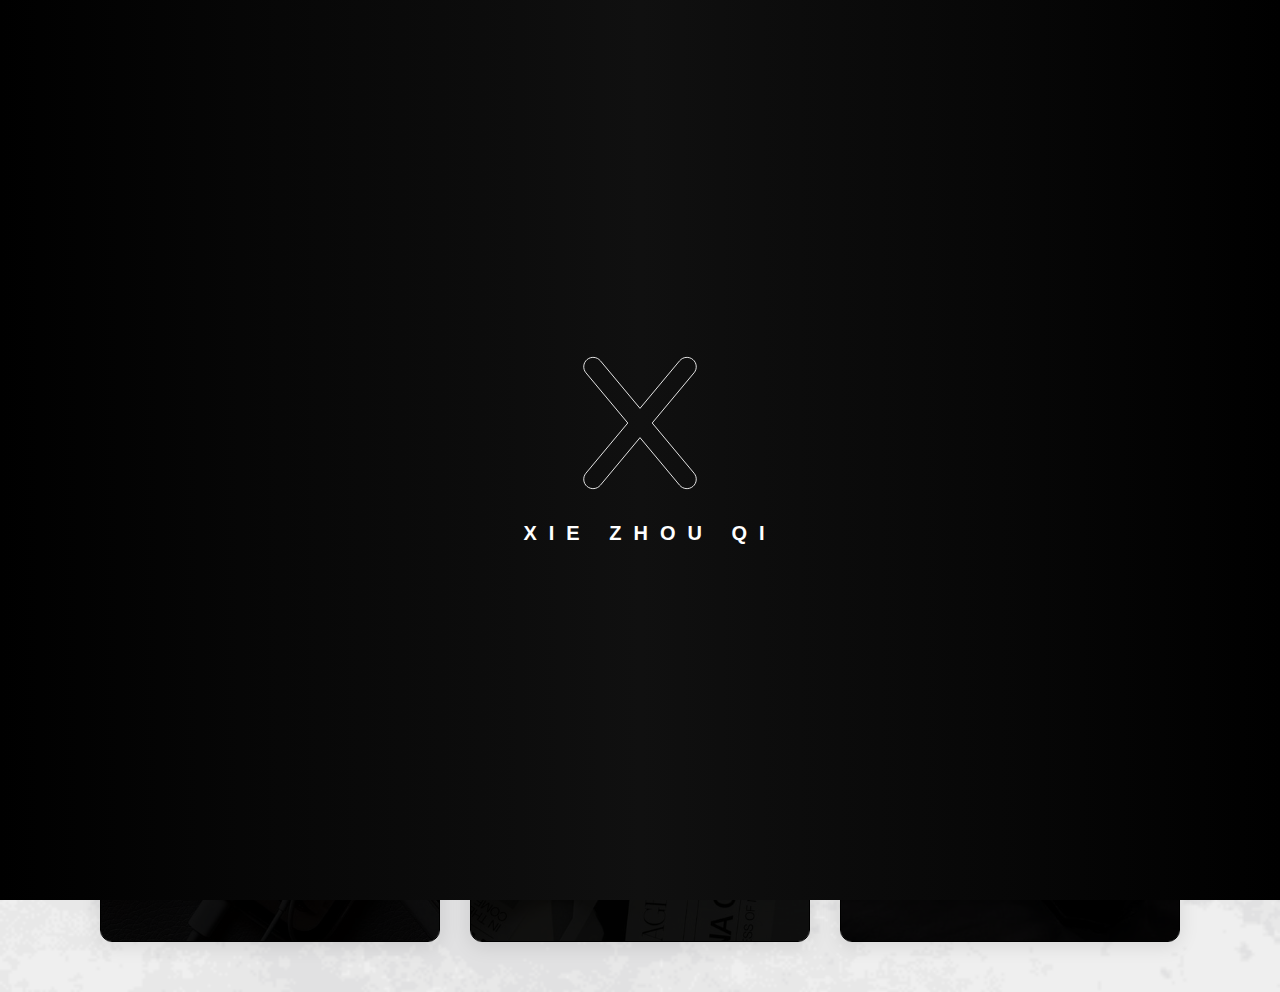
<file: contact.html>
<!DOCTYPE html>
<html lang="zh-TW">
<head>
    <meta charset="UTF-8">
    <meta name="viewport" content="width=device-width, initial-scale=1.0">
    <title>謝宙錡求職履歷</title>
    <link rel="stylesheet" href="css/contact.css">
</head>
<body>
  <div class="loading-page" id="loading-page">
    <svg id="svg" xmlns="http://www.w3.org/2000/svg" viewBox="0 0 384 512">
      <path d="M376.6 84.5c11.3-13.6 9.5-33.8-4.1-45.1s-33.8-9.5-45.1 4.1L192 206 56.6 43.5C45.3 29.9 25.1 28.1 11.5 39.4S-3.9 70.9 7.4 84.5L150.3 256 7.4 427.5c-11.3 13.6-9.5 33.8 4.1 45.1s33.8 9.5 45.1-4.1L192 306 327.4 468.5c11.3 13.6 31.5 15.4 45.1 4.1s15.4-31.5 4.1-45.1L233.7 256 376.6 84.5z"/></svg>
  </svg>
    <div class="name-container">
        <div class="logo-name">XIE ZHOU QI</div>
    </div>
</div>
    <header>
        <nav aria-label="主選單" role="navigation">
            <ul id="main-nav">
                <li><a href="index.html" class="about-link">履歷表</a></li>
                <li><a href="gd.html" class="about-link">平面設計</a></li>
                <li><a href="uiux.html" class="about-link">使用者介面 / 體驗</a></li>
                <li><a href="video.html" class="about-link">影音剪輯</a></li>
                <li><a href="contact.html" class="active-link">聯絡資訊</a></li>
            </ul>
            <button id="menu-button" aria-label="開啟選單">
                <div class="bar bar1"></div>
                <div class="bar bar2"></div>
                <div class="bar bar3"></div>
            </button>
        </nav>
    </header>
    <section class="banner">
        <div class="banner-text">
            <h1>聯絡方式<br>CONTACT ME</br></h1>
            <p>若您對我的經歷或能力有任何問題，或希望進一步了解我的工作，請隨時與我聯繫，非常期待與您進一步交流。</p>
        </div>
        <div class="banner-image">
            <img src="css/pic/未命名-1-04.svg" alt="Banner Image">
        </div>
    </section>
    <section class="contact">
        <div class="card-hover">
            <div class="card-hover__content">
              <h3 class="card-hover__title">
               電話號碼
              </h3>
              <h2 class="card-hover__text">0975-085-002</h2>
              <p class="card-hover__p">方便聯絡時間 : 10:00 - 22:00</p>
            </div>
            <img src="css/pic/phone.jpg" alt="phone">
          </div>
          <div class="card-hover">
            <div class="card-hover__content">
              <h3 class="card-hover__title">
               社群媒體
              </h3>
              <h2 class="card-hover__text">LINE ID : 10231260322</h2>

              <p class="card-hover__p">方便聯絡時間 : 10:00 - 22:00</p>
            </div>
            <img src="css/pic/social.jpg" alt="social">
          </div>
          <div class="card-hover">
            <div class="card-hover__content">
              <h3 class="card-hover__title">
               電子郵件
              </h3>
              <h2 class="card-hover__text">george102312@gmail.com</h2>
              <p class="card-hover__p">方便聯絡時間 : 10:00 - 22:00</p>
            </div>
            <img src="css/pic/mail.jpg" alt="mail">
          </div>
    </section>
    <button id="back-to-top" class="back-to-top">&#8679;</button>
    <script src="js/contact.js"></script>
    <script src="js/loading.js" defer></script>
    <script src="https://cdnjs.cloudflare.com/ajax/libs/gsap/3.11.3/gsap.min.js"
    integrity="sha512-gmwBmiTVER57N3jYS3LinA9eb8aHrJua5iQD7yqYCKa5x6Jjc7VDVaEA0je0Lu0bP9j7tEjV3+1qUm6loO99Kw=="
    crossorigin="anonymous" referrerpolicy="no-referrer"></script>
</body>
</html>
</file>
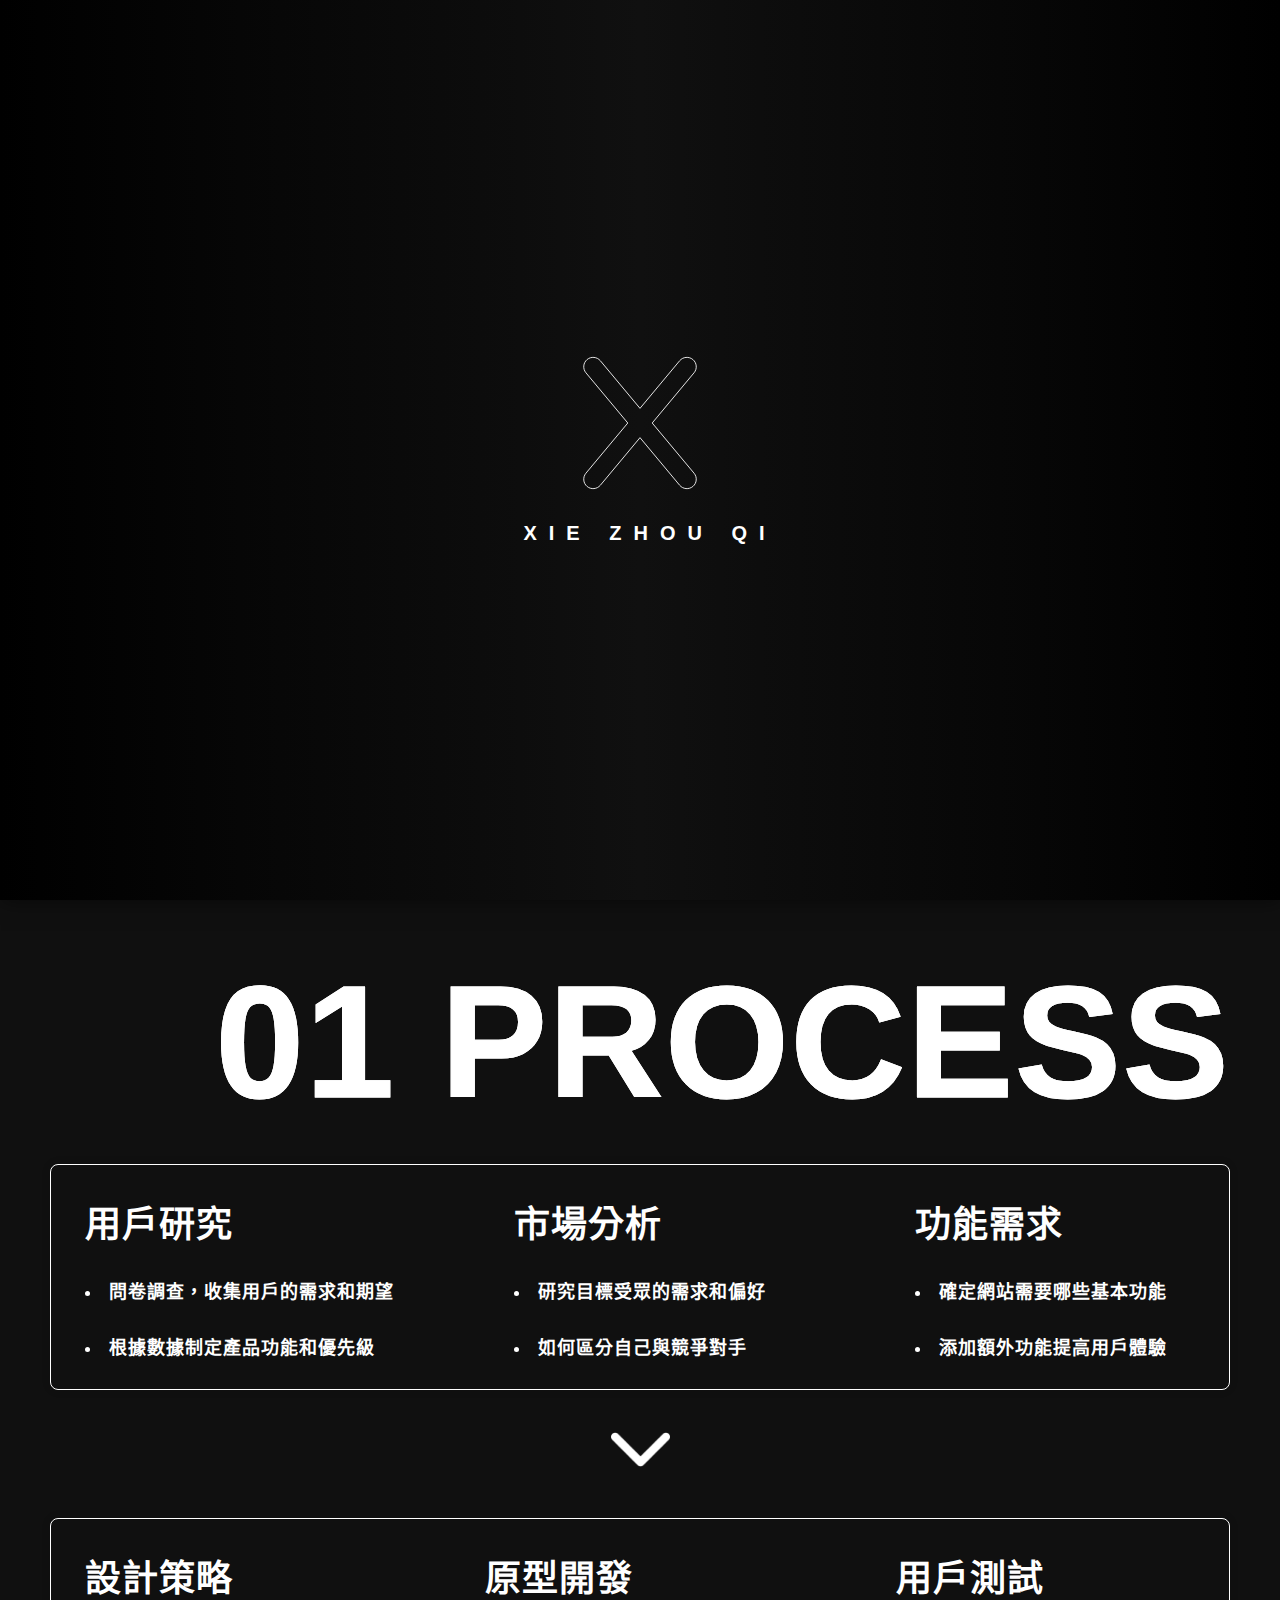
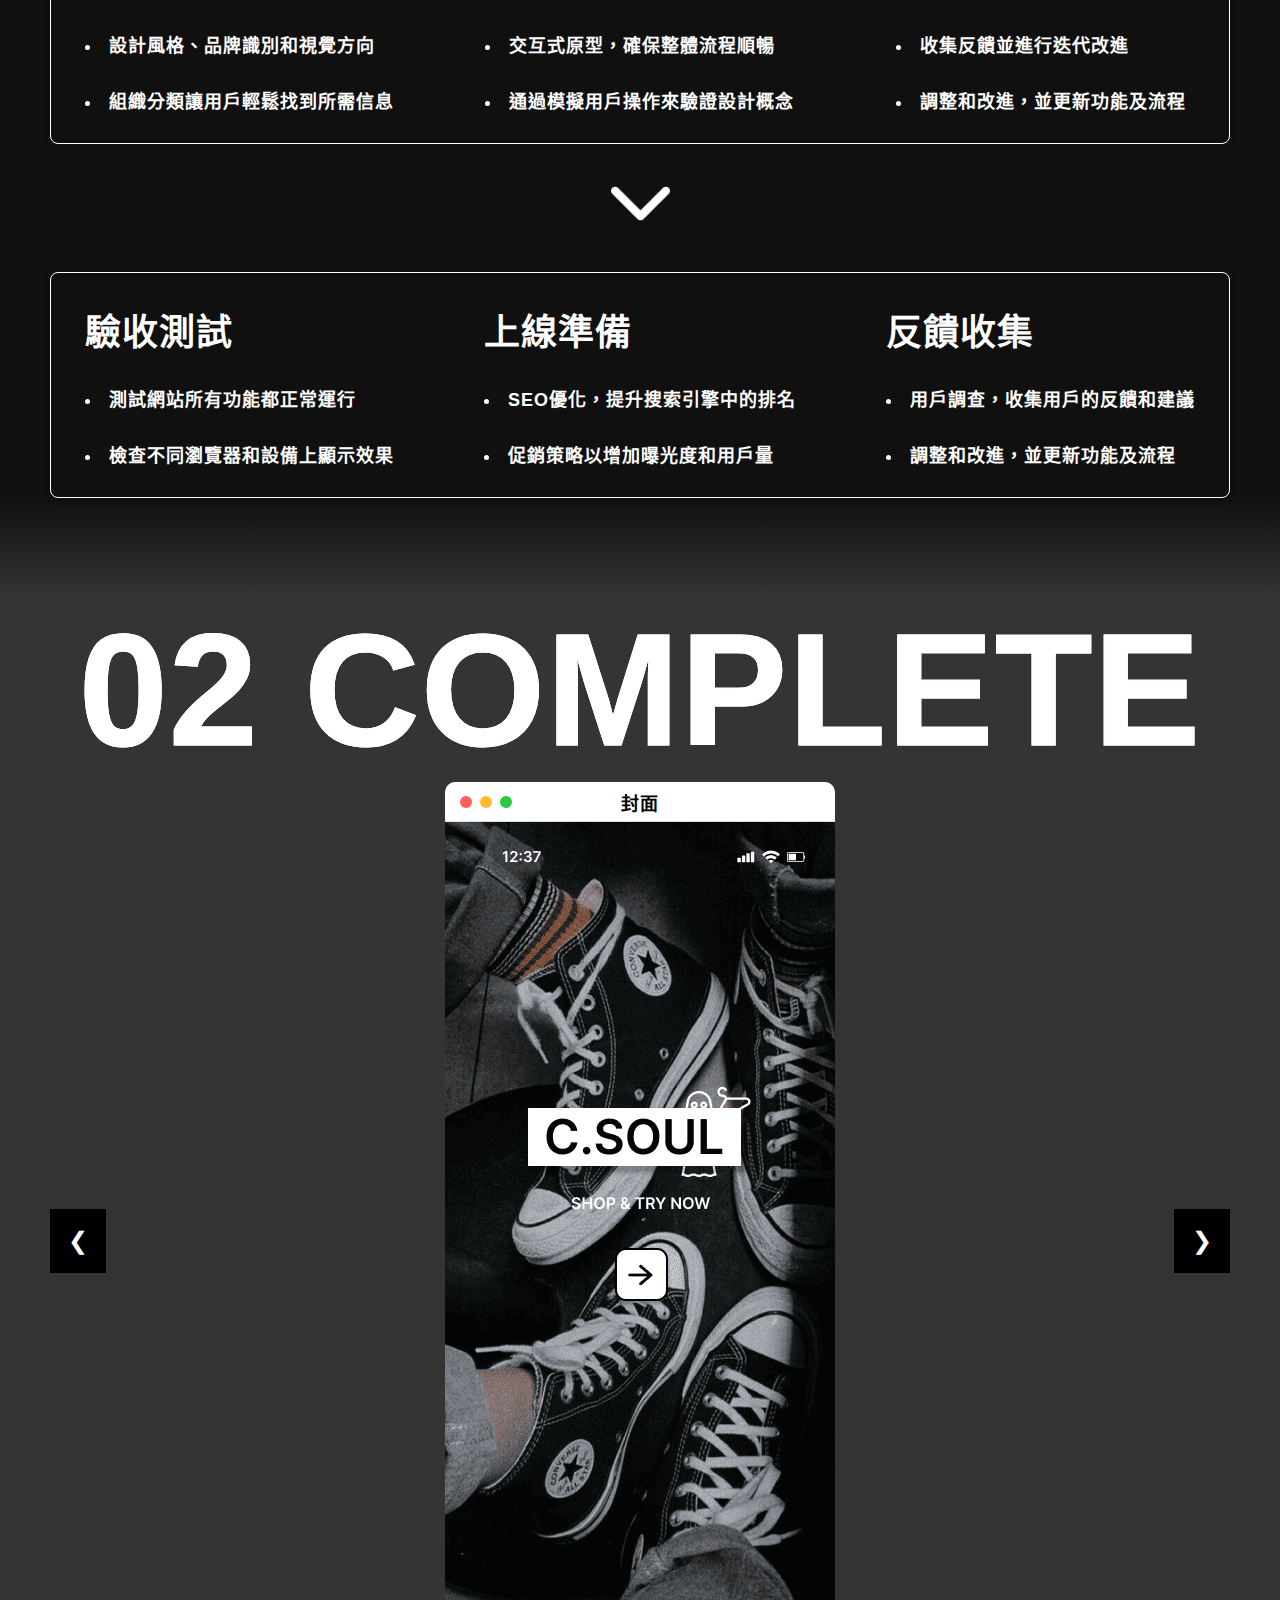
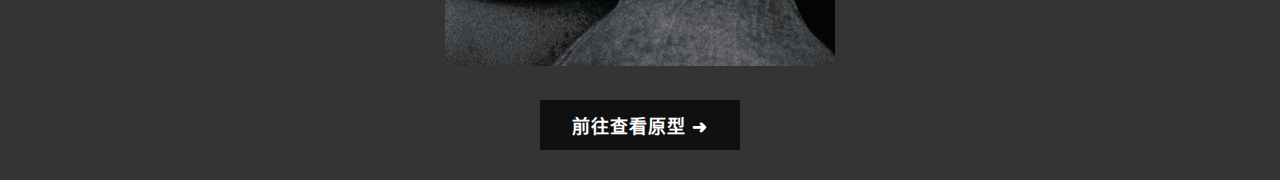
<file: csoul.html>
<!DOCTYPE html>
<html lang="zh-TW">
<head>
    <meta charset="UTF-8">
    <meta name="viewport" content="width=device-width, initial-scale=1.0">
    <title>謝宙錡求職履歷</title>
    <link rel="stylesheet" href="css/csoul.css">
</head>
<body>  
    <div class="loading-page" id="loading-page">
        <svg id="svg" xmlns="http://www.w3.org/2000/svg" viewBox="0 0 384 512">
            <path d="M376.6 84.5c11.3-13.6 9.5-33.8-4.1-45.1s-33.8-9.5-45.1 4.1L192 206 56.6 43.5C45.3 29.9 25.1 28.1 11.5 39.4S-3.9 70.9 7.4 84.5L150.3 256 7.4 427.5c-11.3 13.6-9.5 33.8 4.1 45.1s33.8 9.5 45.1-4.1L192 306 327.4 468.5c11.3 13.6 31.5 15.4 45.1 4.1s15.4-31.5 4.1-45.1L233.7 256 376.6 84.5z"/></svg>
        </svg>
        <div class="name-container">
            <div class="logo-name">XIE ZHOU QI</div>
        </div>
    </div>
<section class="banner">
    <div class="goback">
        <a href="uiux.html" class="no-underline go-to-uiux">
            <h1><span class="arrow2">←</span></h1>
        </a>
    </div> 
    <div class="banner-text">
        <h1>C.Soul 線上穿搭平台</h1>
        <div class="mask"></div>
        <p data-text=" 尋找你的風格，讓時尚更簡單"> 尋找你的風格，讓時尚更簡單</p>
    </div>
    <div class="arrow-animation">
        <div class="arrow"></div>
        <div class="arrow"></div>
    </div>
</section>
<section class="custom-section">
    <div class="header">
        <h1 class="title">01 PROCESS</h1>
        <h1 class="title1">01 PROCESS</h1>
    </div>
    <div class="split-div">
        <div class="left-part">
            <ul>
                <h2>用戶研究</h2>
                <li>問卷調查，收集用戶的需求和期望</li>
                <li>根據數據制定產品功能和優先級</li>
            </ul>
        </div>
        <div class="middle-part">
            <ul>
                <h2>市場分析</h2>
                <li>研究目標受眾的需求和偏好</li>
                <li>如何區分自己與競爭對手</li>
            </ul>
        </div>
        <div class="right-part">
            <ul>
                <h2>功能需求</h2>
                <li>確定網站需要哪些基本功能</li>
                <li>添加額外功能提高用戶體驗</li>
            </ul>
        </div>
    </div>
    <div class="arrow1">
        <img src="css/pic/arrow.png" alt="Arrow Down">
    </div>
    <div class="split-div">
        <div class="left-part">
            <ul>
                <h2>設計策略</h2>
                <li>設計風格、品牌識別和視覺方向</li>
                <li>組織分類讓用戶輕鬆找到所需信息</li>
            </ul>
        </div>
        <div class="middle-part">
            <ul>
                <h2>原型開發</h2>
                <li>交互式原型，確保整體流程順暢</li>
                <li>通過模擬用戶操作來驗證設計概念</li>
            </ul>
        </div>
        <div class="right-part">
            <ul>
                <h2>用戶測試</h2>
                <li>收集反饋並進行迭代改進</li>
                <li>調整和改進，並更新功能及流程</li>
            </ul>
        </div>
    </div>
    <div class="arrow1">
        <img src="css/pic/arrow.png" alt="Arrow Down">
    </div>
    <div class="split-div">
        <div class="left-part">
            <ul>
                <h2>驗收測試</h2>
                <li>測試網站所有功能都正常運行</li>
                <li>檢查不同瀏覽器和設備上顯示效果</li>
            </ul>
        </div>
        <div class="middle-part">
            <ul>
                <h2>上線準備</h2>
                <li>SEO優化，提升搜索引擎中的排名</li>
                <li>促銷策略以增加曝光度和用戶量</li>
            </ul>
        </div>
        <div class="right-part">
            <ul>
                <h2>反饋收集</h2>
                <li>用戶調查，收集用戶的反饋和建議</li>
                <li>調整和改進，並更新功能及流程</li>
            </ul>
        </div>
    </div>
</section>
</section>
<div class="aaa"></div>
<section class="web-design">
    <div class="header2">
        <div class="text-gradient">
        <h1 class="title">02 COMPLETE</h1>
        <h1 class="title1">02 COMPLETE</h1>
    </div>
    </div>
</section>
<section class="container">
    <button class="slide-button prev" onclick="plusSlides(-1)">&#10094;</button>
    <div class="browser-window" id="browserWindow">
        <div class="title-bar" id="titleBar">
            <div class="dots">
                <div class="dot red"></div>
                <div class="dot yellow"></div>
                <div class="dot green"></div>
            </div>
            <div id="altText"></div>
        </div>
        <div class="content">
            <div class="slideshow-container">
                <div class="mask-overlay">
                    <div class="swipe-hint">
                        <span>向左滑動</span>
                        <div class="swipe-animation"></div>
                    </div>
                </div>
                <div class="mySlides">
                    <img src="css/pic/封面.png" alt="封面">
                </div>
                <div class="mySlides">
                    <img src="css/pic/登入畫面.png" alt="登入畫面">
                </div>
                <div class="mySlides">
                    <img src="css/pic/首頁1.png" alt="首頁">
                </div>
                <div class="mySlides">
                    <img src="css/pic/選單.png" alt="選單">
                </div>
                <div class="mySlides">
                    <img src="css/pic/搜尋.png" alt="搜尋">
                </div>
                <div class="mySlides">
                    <img src="css/pic/女裝短 (1).png" alt="商品">
                </div>
                <div class="mySlides">
                    <img src="css/pic/商品頁面 (1).png" alt="商品詳情">
                </div>
                <div class="mySlides">
                    <img src="css/pic/尺寸表.png" alt="尺寸表">
                </div>
                <div class="mySlides">
                    <img src="css/pic/線上模擬試穿 (1).png" alt="模擬試穿資訊">
                </div>
                <div class="mySlides">
                    <img src="css/pic/線上模擬試穿-1.png" alt="模擬試穿資訊">
                </div>
                <div class="mySlides">
                    <img src="css/pic/線上模擬試穿-2.png" alt="模擬試穿資訊">
                </div>
                <div class="mySlides">
                    <img src="css/pic/線上模擬試穿.png" alt="模擬試穿結果">
                </div>
                <div class="mySlides">
                    <img src="css/pic/歷史紀錄.png" alt="歷史紀錄">
                </div>
                <div class="mySlides">
                    <img src="css/pic/喜好項目.png" alt="喜好收藏">
                </div>
                <div class="mySlides">
                    <img src="css/pic/個人資料.png" alt="會員資訊">
                </div>
                <div class="mySlides">
                    <img src="css/pic/購物車.png" alt="結帳頁面">
                </div>
                </div>
            </div>
        </div>
    </div>
    <button class="slide-button next" onclick="plusSlides(1)">&#10095;</button>
</section>
<section class="cubebox">
    <div class="cube">
        <div class="front">前往查看原型 ➜</div>
        <a href="https://www.figma.com/proto/sJkrXeNhwXeyULQxX8f4x1/C.Soul?node-id=67-47&node-type=canvas&t=xOXSBWPof7M2d78K-1&scaling=scale-down&content-scaling=fixed&page-id=33%3A2&starting-point-node-id=67%3A47&show-proto-sidebar=1" class="back" target="_blank">C.soul Prototype ➜</a>
    </div>
</section>
<button id="back-to-top" class="back-to-top">&#8679;</button>
<script src="js/loading.js" defer></script>
<script src="js/csoul.js"></script>
<script src="https://cdnjs.cloudflare.com/ajax/libs/gsap/3.11.3/gsap.min.js"
integrity="sha512-gmwBmiTVER57N3jYS3LinA9eb8aHrJua5iQD7yqYCKa5x6Jjc7VDVaEA0je0Lu0bP9j7tEjV3+1qUm6loO99Kw=="
crossorigin="anonymous" referrerpolicy="no-referrer"></script>
</body>
</body>
</html>
</file>
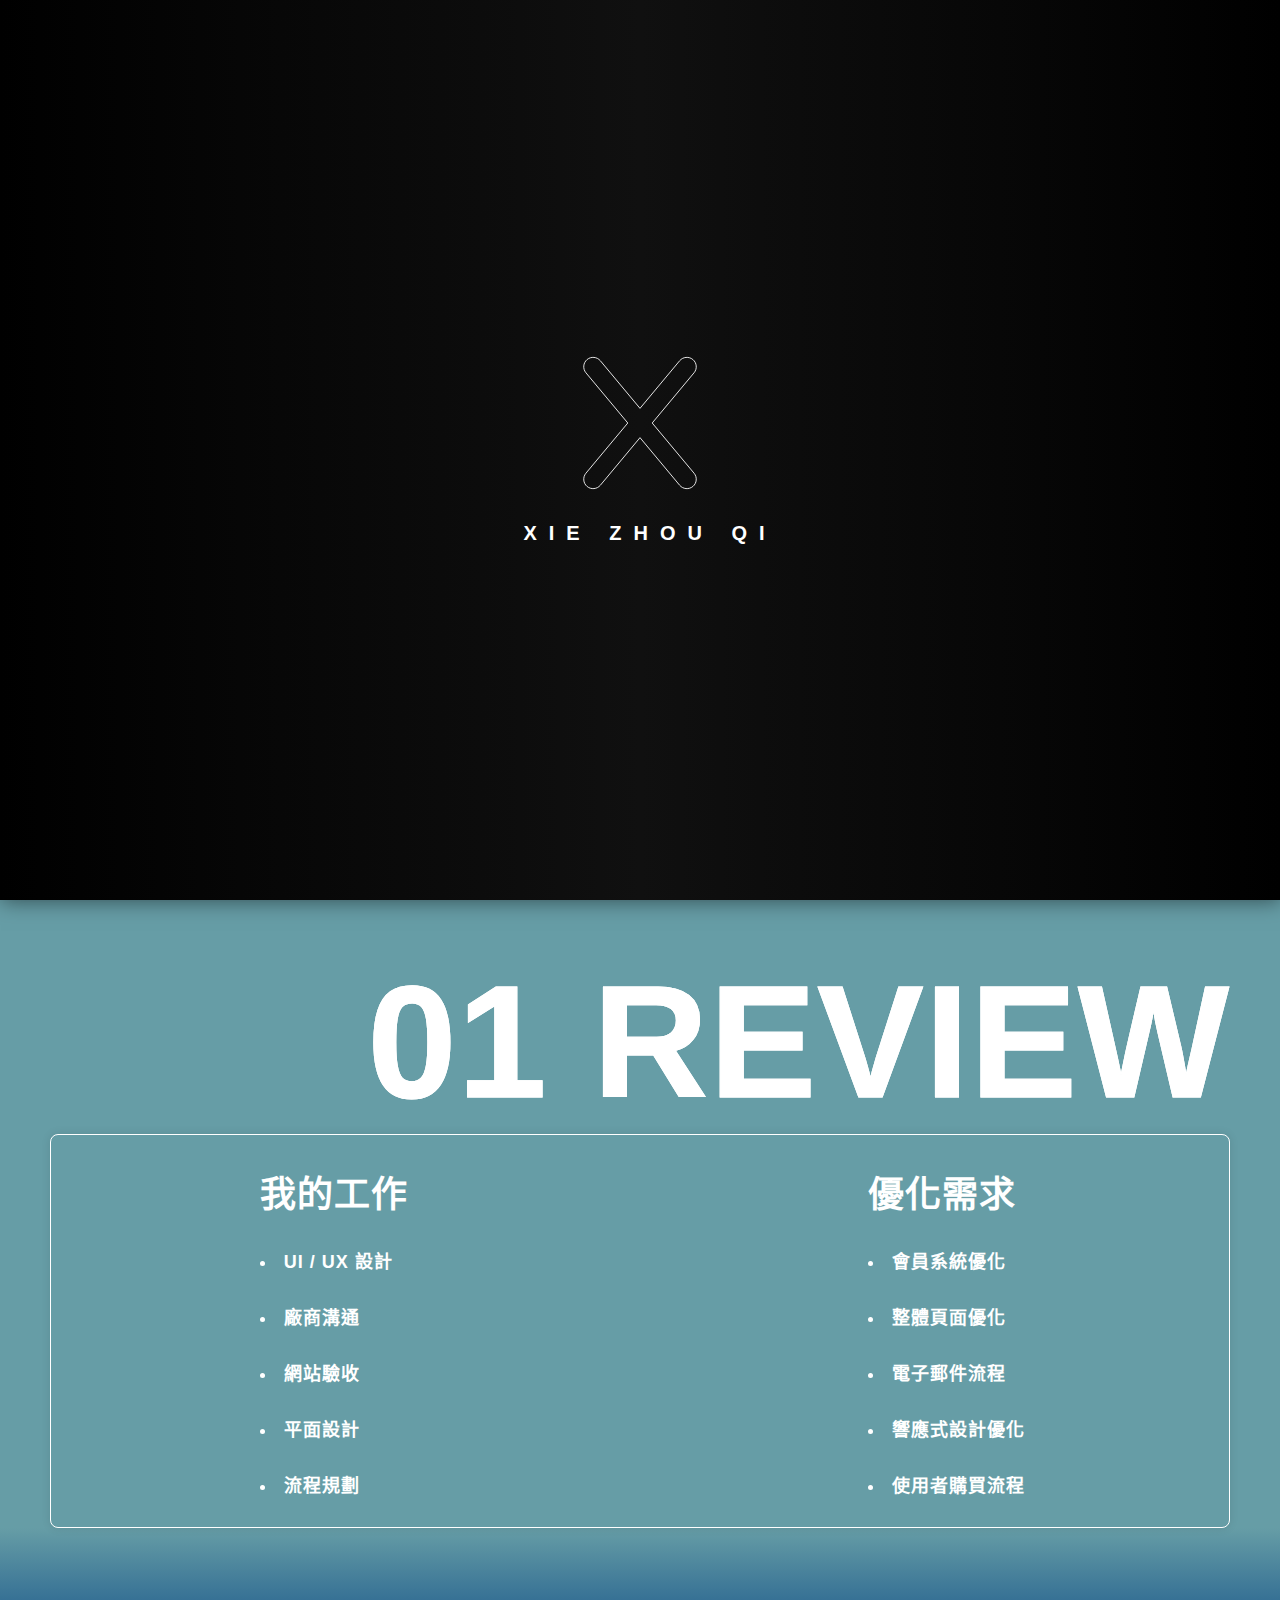
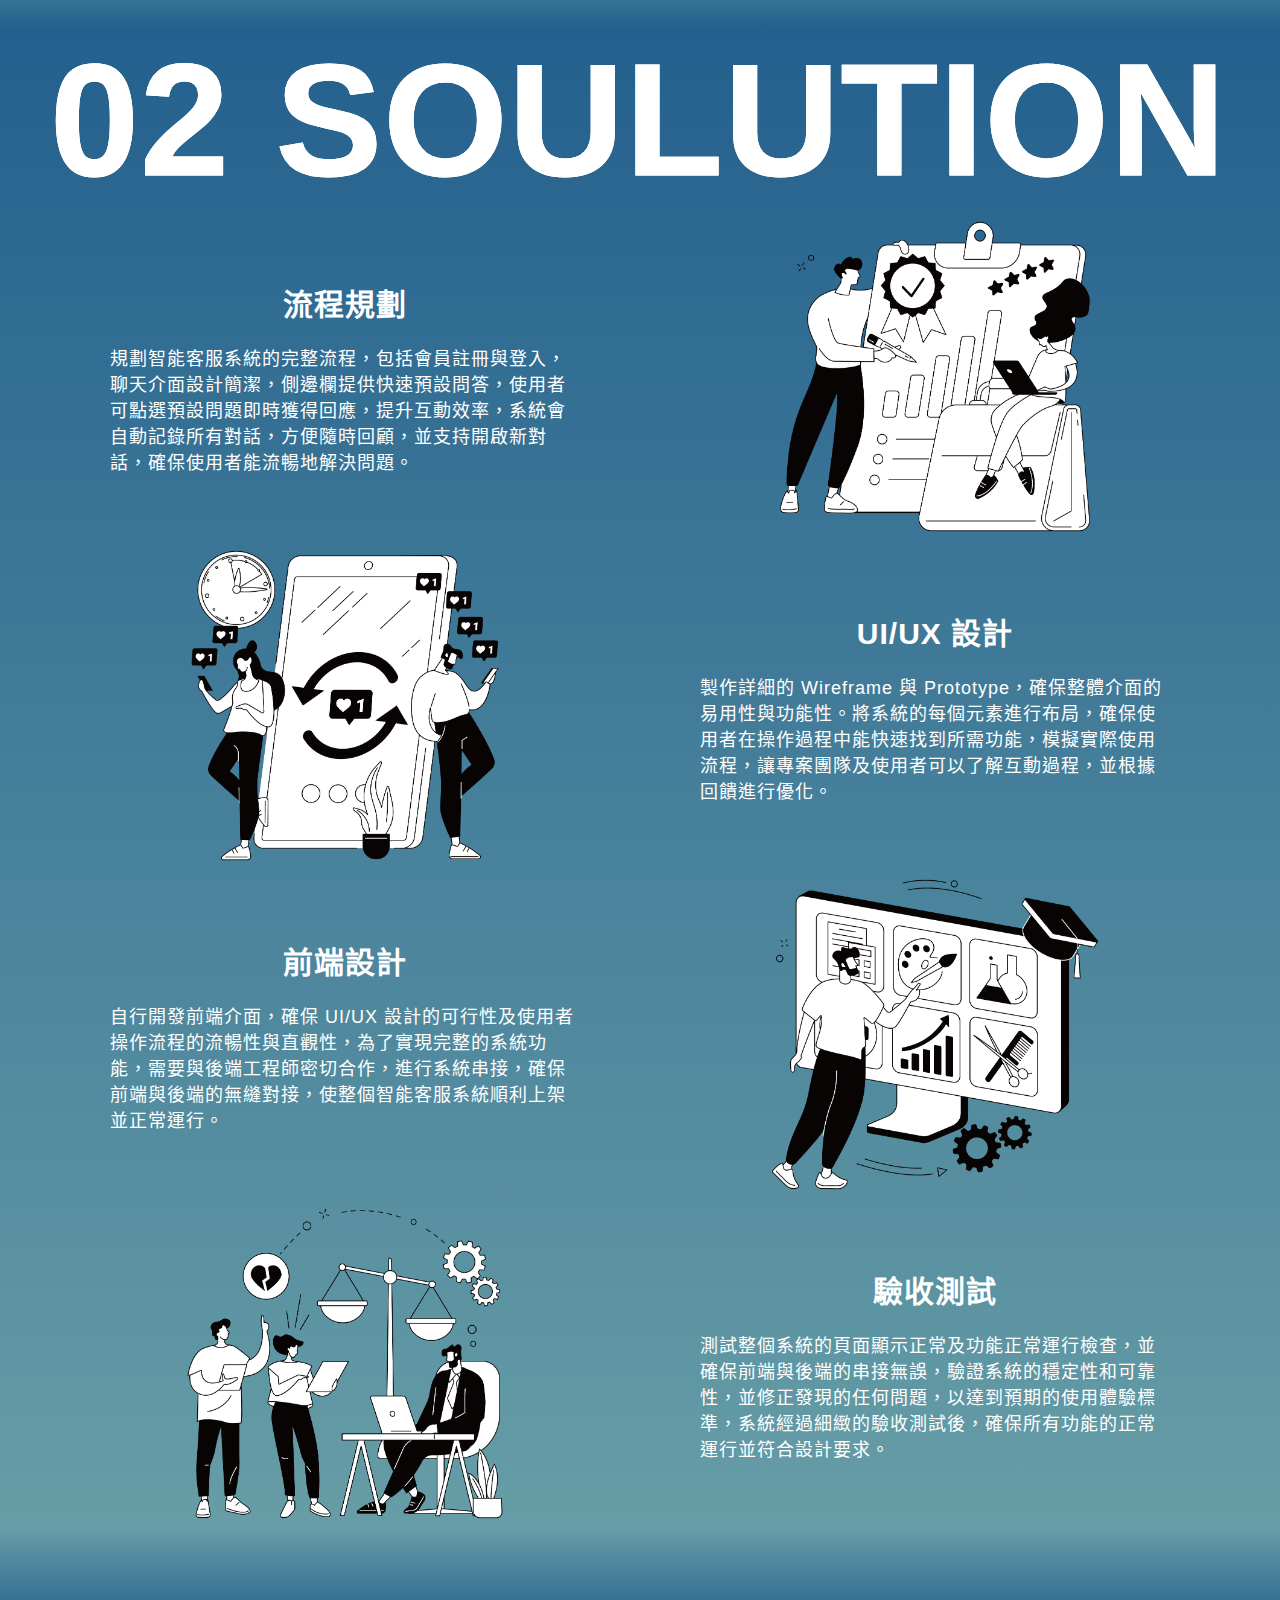
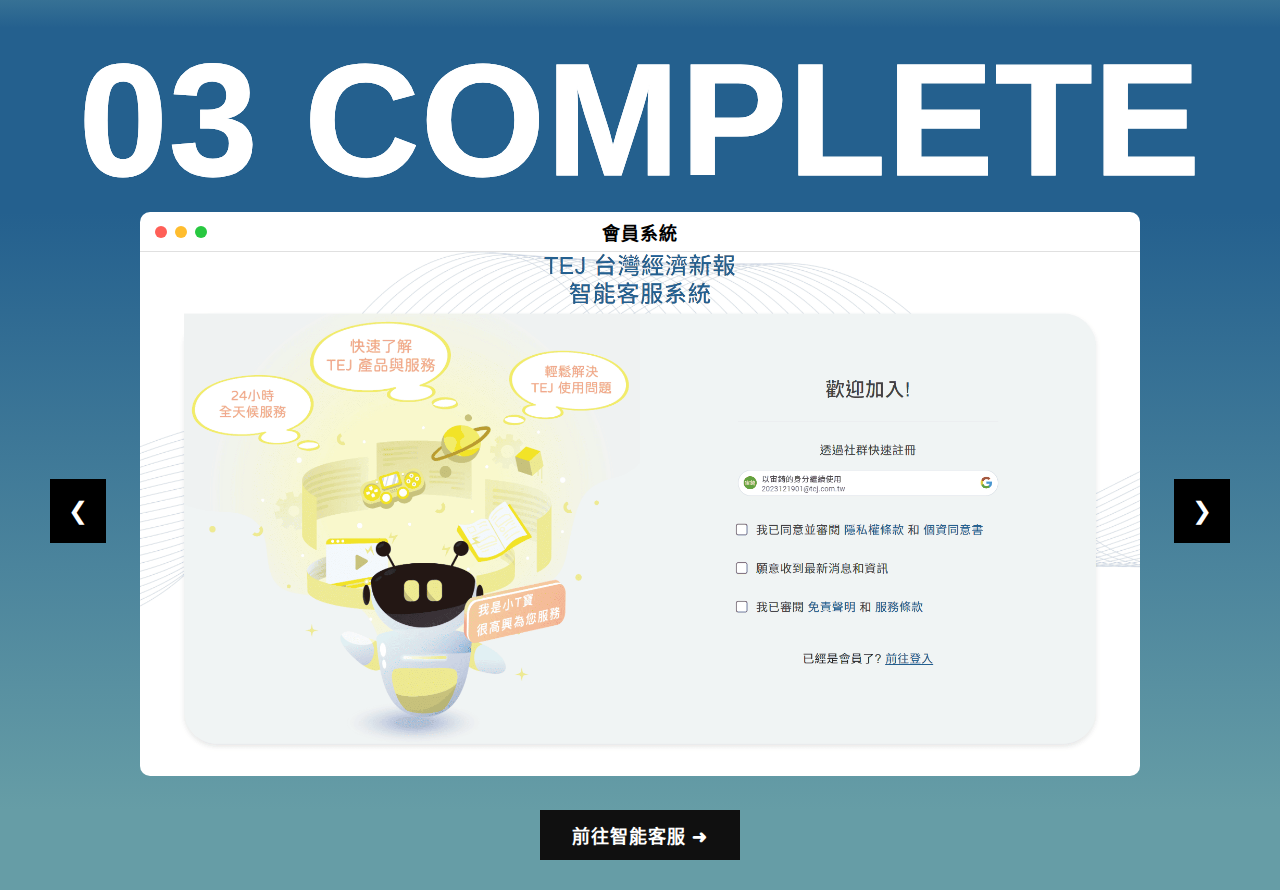
<file: oni.html>
<!DOCTYPE html>
<html lang="zh-TW">
<head>
    <meta charset="UTF-8">
    <meta name="viewport" content="width=device-width, initial-scale=1.0">
    <title>謝宙錡求職履歷</title>
    <link rel="stylesheet" href="css/oni.css">
</head>
<body>  
    <div class="loading-page" id="loading-page">
        <svg id="svg" xmlns="http://www.w3.org/2000/svg" viewBox="0 0 384 512">
            <path d="M376.6 84.5c11.3-13.6 9.5-33.8-4.1-45.1s-33.8-9.5-45.1 4.1L192 206 56.6 43.5C45.3 29.9 25.1 28.1 11.5 39.4S-3.9 70.9 7.4 84.5L150.3 256 7.4 427.5c-11.3 13.6-9.5 33.8 4.1 45.1s33.8 9.5 45.1-4.1L192 306 327.4 468.5c11.3 13.6 31.5 15.4 45.1 4.1s15.4-31.5 4.1-45.1L233.7 256 376.6 84.5z"/></svg>
        </svg>
        <div class="name-container">
            <div class="logo-name">XIE ZHOU QI</div>
        </div>
    </div>
<section class="banner">
    <div class="goback">
        <a href="uiux.html" class="no-underline go-to-uiux">
            <h1><span class="arrow2">←</span></h1>
        </a>
    </div>  
    <div class="banner-text">
        <h1>小 T 寶智能客服</h1>
        <div class="mask"></div>
        <p data-text="科技驅動服務，創造無縫顧客體驗">科技驅動服務，創造無縫顧客體驗</p>
    </div>
    <div class="arrow-animation">
        <div class="arrow"></div>
        <div class="arrow"></div>
    </div>
</section>
<section class="custom-section">
    <div class="header">
        <h1 class="title">01 REVIEW</h1>
        <h1 class="title1">01 REVIEW</h1>
    </div>
    <div class="split-div">
        <div class="left-part">
            <ul>
                <h2>我的工作</h2>
                <li>UI / UX 設計</li>
                <li>廠商溝通</li>
                <li>網站驗收</li>
                <li>平面設計</li>
                <li>流程規劃</li>
            </ul>
        </div>
        <div class="right-part">
            <ul>
                <h2>優化需求</h2>
                <li>會員系統優化</li>
                <li>整體頁面優化</li>
                <li>電子郵件流程</li>
                <li>響應式設計優化</li>
                <li>使用者購買流程</li>
            </ul>
        </div>
    </div>
</section>
<section class="bbb"></section>
<section class="promotion">
    <div class="header1">
        <h1 class="title2">02 SOULUTION</h1>
        <h1 class="title3">02 SOULUTION</h1>
    </div>
    <div class="web">
        <div class="web-left-part">
            <h2>流程規劃</h2>
            <p>規劃智能客服系統的完整流程，包括會員註冊與登入，聊天介面設計簡潔，側邊欄提供快速預設問答，使用者可點選預設問題即時獲得回應，提升互動效率，系統會自動記錄所有對話，方便隨時回顧，並支持開啟新對話，確保使用者能流暢地解決問題。</p>
        </div>
        <div class="web-right-part">
                <img src="css/pic/用戶分析-16.png" alt="Description of image">
        </div>
    </div>
    <div class="web1">
        <div class="web-left-part1">
            <img src="css/pic/頁面優化-19.png" alt="Description of image">
        </div>
        <div class="web-right-part1">
            <h2>UI/UX 設計</h2>
            <p>製作詳細的 Wireframe 與 Prototype，確保整體介面的易用性與功能性。將系統的每個元素進行布局，確保使用者在操作過程中能快速找到所需功能，模擬實際使用流程，讓專案團隊及使用者可以了解互動過程，並根據回饋進行優化。</p>
        </div>
    </div>
    <div class="web">
        <div class="web-left-part">
            <h2>前端設計</h2>
            <p>自行開發前端介面，確保 UI/UX 設計的可行性及使用者操作流程的流暢性與直觀性，為了實現完整的系統功能，需要與後端工程師密切合作，進行系統串接，確保前端與後端的無縫對接，使整個智能客服系統順利上架並正常運行。</p>
        </div>
        <div class="web-right-part">
                <img src="css/pic/流程規劃-20.png" alt="Description of image">
        </div>
    </div>
    <div class="web1">
        <div class="web-left-part1">
        <img src="css/pic/驗收測試-17.png" alt="Description of image">
        </div>
        <div class="web-right-part1">
            <h2>驗收測試</h2>
            <p>測試整個系統的頁面顯示正常及功能正常運行檢查，並確保前端與後端的串接無誤，驗證系統的穩定性和可靠性，並修正發現的任何問題，以達到預期的使用體驗標準，系統經過細緻的驗收測試後，確保所有功能的正常運行並符合設計要求。</p>
        </div>
    </div>
</section>
<div class="aaa"></div>
<section class="web-design">
    <div class="header2">
        <div class="text-gradient">
        <h1 class="title">03 COMPLETE</h1>
        <h1 class="title1">03 COMPLETE</h1>
    </div>
    </div>
</section>
<section class="container">
    <button class="slide-button prev" onclick="plusSlides(-1)">&#10094;</button>
    <div class="browser-window" id="browserWindow">
        <div class="title-bar" id="titleBar">
            <div class="dots">
                <div class="dot red"></div>
                <div class="dot yellow"></div>
                <div class="dot green"></div>
            </div>
            <div id="altText"></div>
        </div>
        <div class="content">
            <div class="slideshow-container">
                <div class="mask-overlay">
                    <div class="swipe-hint">
                        <span>向左滑動</span>
                        <div class="swipe-animation"></div>
                    </div>
                </div>
                <div class="mySlides">
                    <img src="css/pic/image.png" alt="會員系統">
                </div>
                <div class="mySlides">
                    <img src="css/pic/image (1).png" alt="聊天系統">
                </div>
            </div>
        </div>
    </div>
    <button class="slide-button next" onclick="plusSlides(1)">&#10095;</button>
</section>
<section class="cubebox">
    <div class="cube">
        <div class="front">前往智能客服 ➜</div>
        <a href="https://aiservice.tejwin.com/" class="back" target="_blank">aiservice.tejwin ➜</a>
    </div>
</section>
<button id="back-to-top" class="back-to-top">&#8679;</button>
<script src="js/loading.js" defer></script>
<script src="js/TEJ.js"></script>
<script src="https://cdnjs.cloudflare.com/ajax/libs/gsap/3.11.3/gsap.min.js"
integrity="sha512-gmwBmiTVER57N3jYS3LinA9eb8aHrJua5iQD7yqYCKa5x6Jjc7VDVaEA0je0Lu0bP9j7tEjV3+1qUm6loO99Kw=="
crossorigin="anonymous" referrerpolicy="no-referrer"></script>
</body>
</body>
</html>
</file>
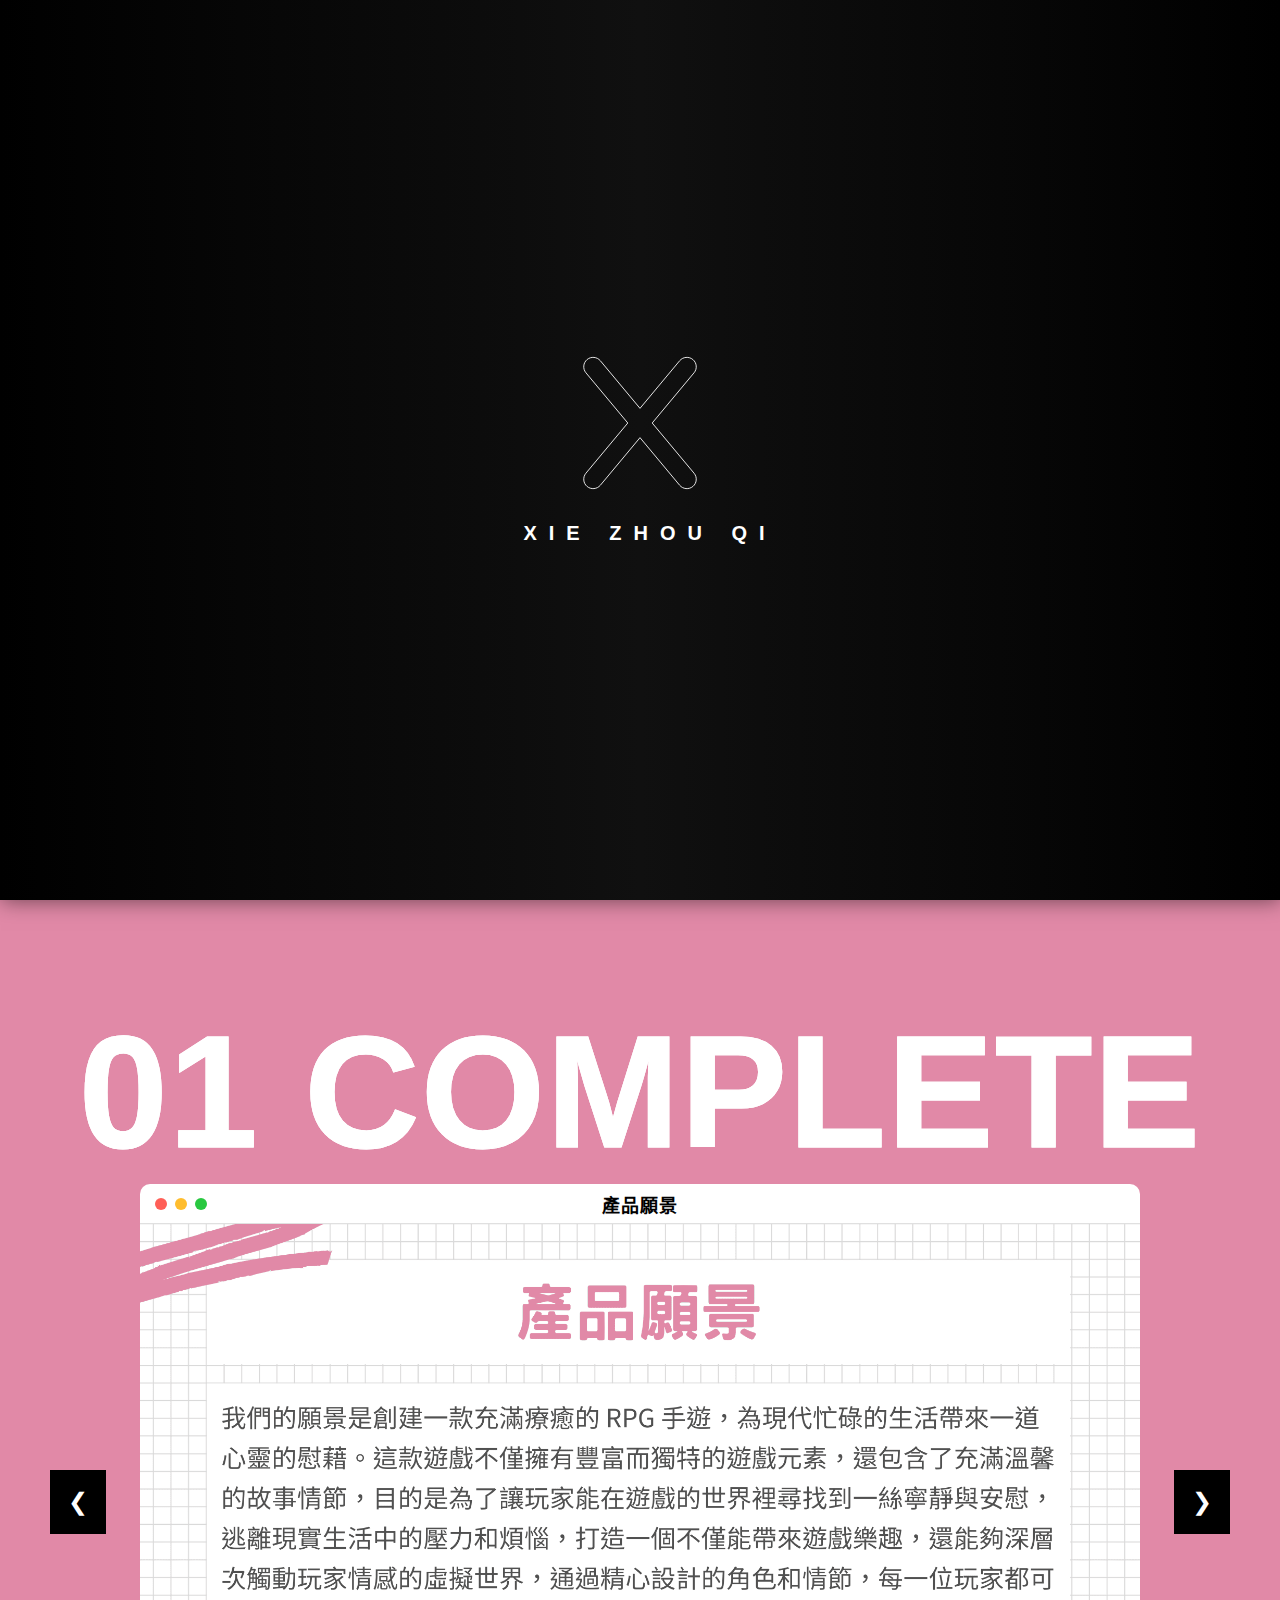
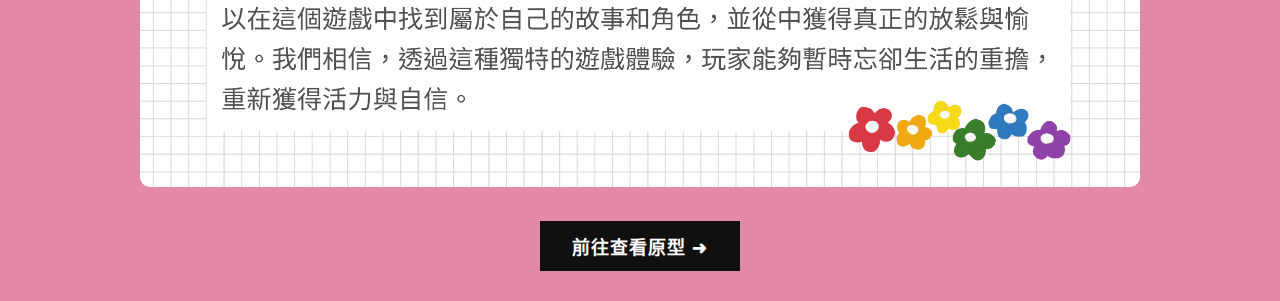
<file: rpg.html>
<!DOCTYPE html>
<html lang="zh-TW">
<head>
    <meta charset="UTF-8">
    <meta name="viewport" content="width=device-width, initial-scale=1.0">
    <title>謝宙錡求職履歷</title>
    <link rel="stylesheet" href="css/rpg.css">
</head>
<body>  
    <div class="loading-page" id="loading-page">
        <svg id="svg" xmlns="http://www.w3.org/2000/svg" viewBox="0 0 384 512">
            <path d="M376.6 84.5c11.3-13.6 9.5-33.8-4.1-45.1s-33.8-9.5-45.1 4.1L192 206 56.6 43.5C45.3 29.9 25.1 28.1 11.5 39.4S-3.9 70.9 7.4 84.5L150.3 256 7.4 427.5c-11.3 13.6-9.5 33.8 4.1 45.1s33.8 9.5 45.1-4.1L192 306 327.4 468.5c11.3 13.6 31.5 15.4 45.1 4.1s15.4-31.5 4.1-45.1L233.7 256 376.6 84.5z"/></svg>
        </svg>
        <div class="name-container">
            <div class="logo-name">XIE ZHOU QI</div>
        </div>
    </div>
<section class="banner">
    <div class="goback">
        <a href="uiux.html" class="no-underline go-to-uiux">
            <h1><span class="arrow2">←</span></h1>
        </a>
    </div>  
    <div class="banner-text">
        <h1>療癒系 RPG</h1>
        <div class="mask"></div>
        <p data-text=" 洞悉玩家需求，用同理設計世界"> 洞悉玩家需求，用同理設計世界</p>
    </div>
    <div class="arrow-animation">
        <div class="arrow"></div>
        <div class="arrow"></div>
    </div>
</section>
<div class="aaa"></div>
<section class="web-design">
    <div class="header2">
        <div class="text-gradient">
        <h1 class="title">01 COMPLETE</h1>
        <h1 class="title1">01 COMPLETE</h1>
    </div>
    </div>
</section>
<section class="container">
    <button class="slide-button prev" onclick="plusSlides(-1)">&#10094;</button>
    <div class="browser-window" id="browserWindow">
        <div class="title-bar" id="titleBar">
            <div class="dots">
                <div class="dot red"></div>
                <div class="dot yellow"></div>
                <div class="dot green"></div>
            </div>
            <div id="altText"></div>
        </div>
        <div class="content">
            <div class="slideshow-container">
                <div class="mask-overlay">
                    <div class="swipe-hint">
                        <span>向左滑動</span>
                        <div class="swipe-animation"></div>
                    </div>
                </div>
                <div class="mySlides">
                    <img src="css/pic/222.png" alt="產品願景">
                </div>
                <div class="mySlides">
                    <img src="css/pic/33.png" alt="目標客群">
                </div>
                <div class="mySlides">
                    <img src="css/pic/5.png" alt="涵蓋功能">
                </div>
                <div class="mySlides">
                    <img src="css/pic/44.png" alt="涵蓋功能">
                </div>
                <div class="mySlides">
                    <img src="css/pic/66.png" alt="產品目標">
                </div>
                <div class="mySlides">
                    <img src="css/pic/7.png" alt="競品分析-塞爾之光">
                </div>
                <div class="mySlides">
                    <img src="css/pic/8.png" alt="競品分析-晴空物語">
                </div>
                <div class="mySlides">
                    <img src="css/pic/9.png" alt="競品分析-遺跡傳說">
                </div>
                <div class="mySlides">
                    <img src="css/pic/10.png" alt="競品分析-綜合評比">
                </div>
                <div class="mySlides">
                    <img src="css/pic/11.png" alt="人物誌-派大興">
                </div>
                <div class="mySlides">
                    <img src="css/pic/12.png" alt="影響地圖-派大興">
                </div>
                <div class="mySlides">
                    <img src="css/pic/13.png" alt="人物誌-謝飽王">
                </div>
                <div class="mySlides">
                    <img src="css/pic/14.png" alt="影響地圖-謝飽王">
                </div>
                <div class="mySlides">
                    <img src="css/pic/15.png" alt="人物誌-琵姥粄">
                </div>
                <div class="mySlides">
                    <img src="css/pic/16.png" alt="影響地圖-琵姥粄">
                </div>
                <div class="mySlides">
                    <img src="css/pic/17.png" alt="使用者故事對照">
                </div>
                <div class="mySlides">
                    <img src="css/pic/18.png" alt="用戶回饋問卷">
                </div>
                <div class="mySlides">
                    <img src="css/pic/19.png" alt="用戶回饋問卷">
                </div>
                <div class="mySlides">
                    <img src="css/pic/21.png" alt="紙原型">
                </div>
                <div class="mySlides">
                    <img src="css/pic/22.png" alt="登入系統">
                </div>
                <div class="mySlides">
                    <img src="css/pic/23.png" alt="首頁介面">
                </div>
                <div class="mySlides">
                    <img src="css/pic/24.png" alt="功能介紹">
                </div>
                <div class="mySlides">
                    <img src="css/pic/25.png" alt="功能介紹">
                </div>
                <div class="mySlides">
                    <img src="css/pic/26.png" alt="產品追蹤計畫">
                </div>
                <div class="mySlides">
                    <img src="css/pic/27.png" alt="關鍵指標">
                </div>
                <div class="mySlides">
                    <img src="css/pic/28.png" alt="優化指標">
                </div>
            </div>
        </div>
    </div>
    <button class="slide-button next" onclick="plusSlides(1)">&#10095;</button>
</section>
<section class="cubebox">
    <div class="cube">
        <div class="front">前往查看原型 ➜</div>
        <a href="https://www.figma.com/proto/jvC1rgWqsILg1mOLTQv9bM/%E7%99%82%E7%99%92%E7%B3%BBRPG?node-id=1-5&starting-point-node-id=1%3A5&t=MUa4t9p06vU72VGd-1" class="back" target="_blank">療癒系 RPG ➜</a>
    </div>
</section>
<button id="back-to-top" class="back-to-top">&#8679;</button>
<script src="js/loading.js" defer></script>
<script src="js/rpg.js"></script>
<script src="https://cdnjs.cloudflare.com/ajax/libs/gsap/3.11.3/gsap.min.js"
integrity="sha512-gmwBmiTVER57N3jYS3LinA9eb8aHrJua5iQD7yqYCKa5x6Jjc7VDVaEA0je0Lu0bP9j7tEjV3+1qUm6loO99Kw=="
crossorigin="anonymous" referrerpolicy="no-referrer"></script>
</body>
</body>
</html>
</file>
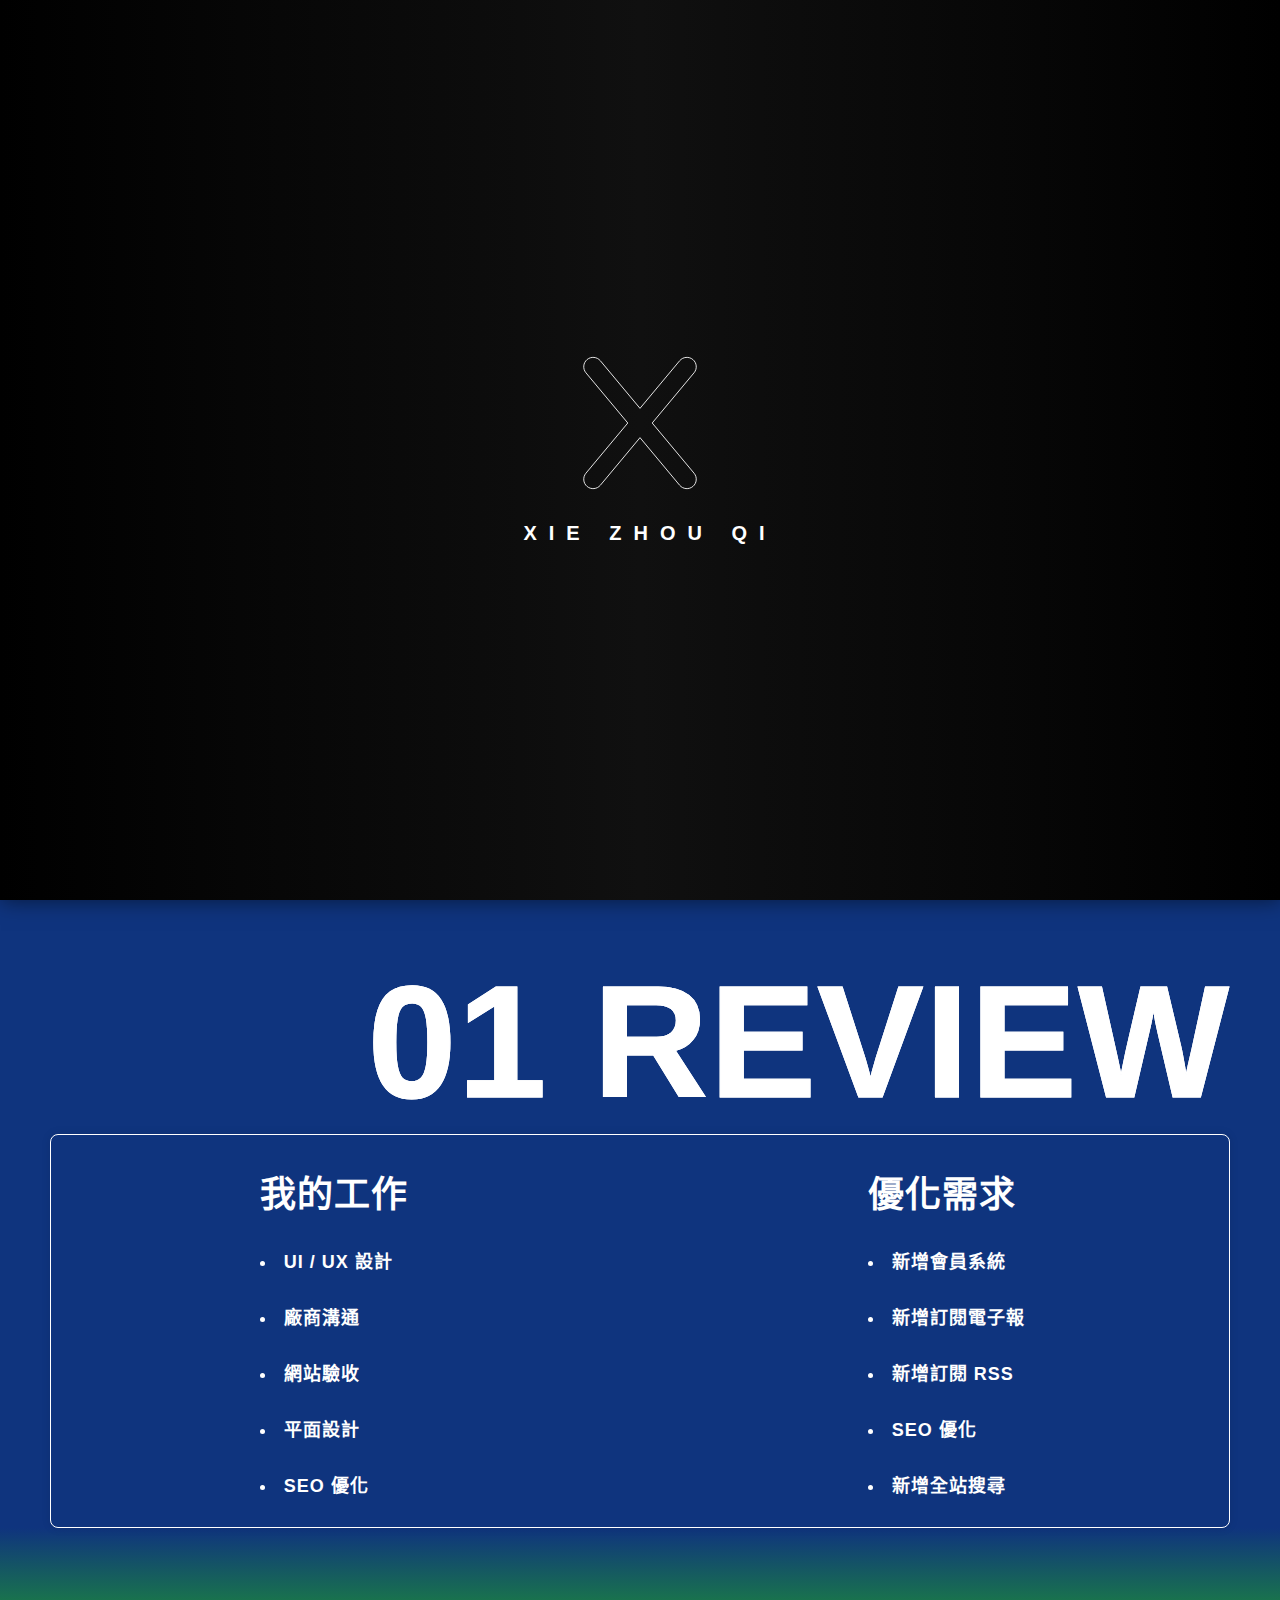
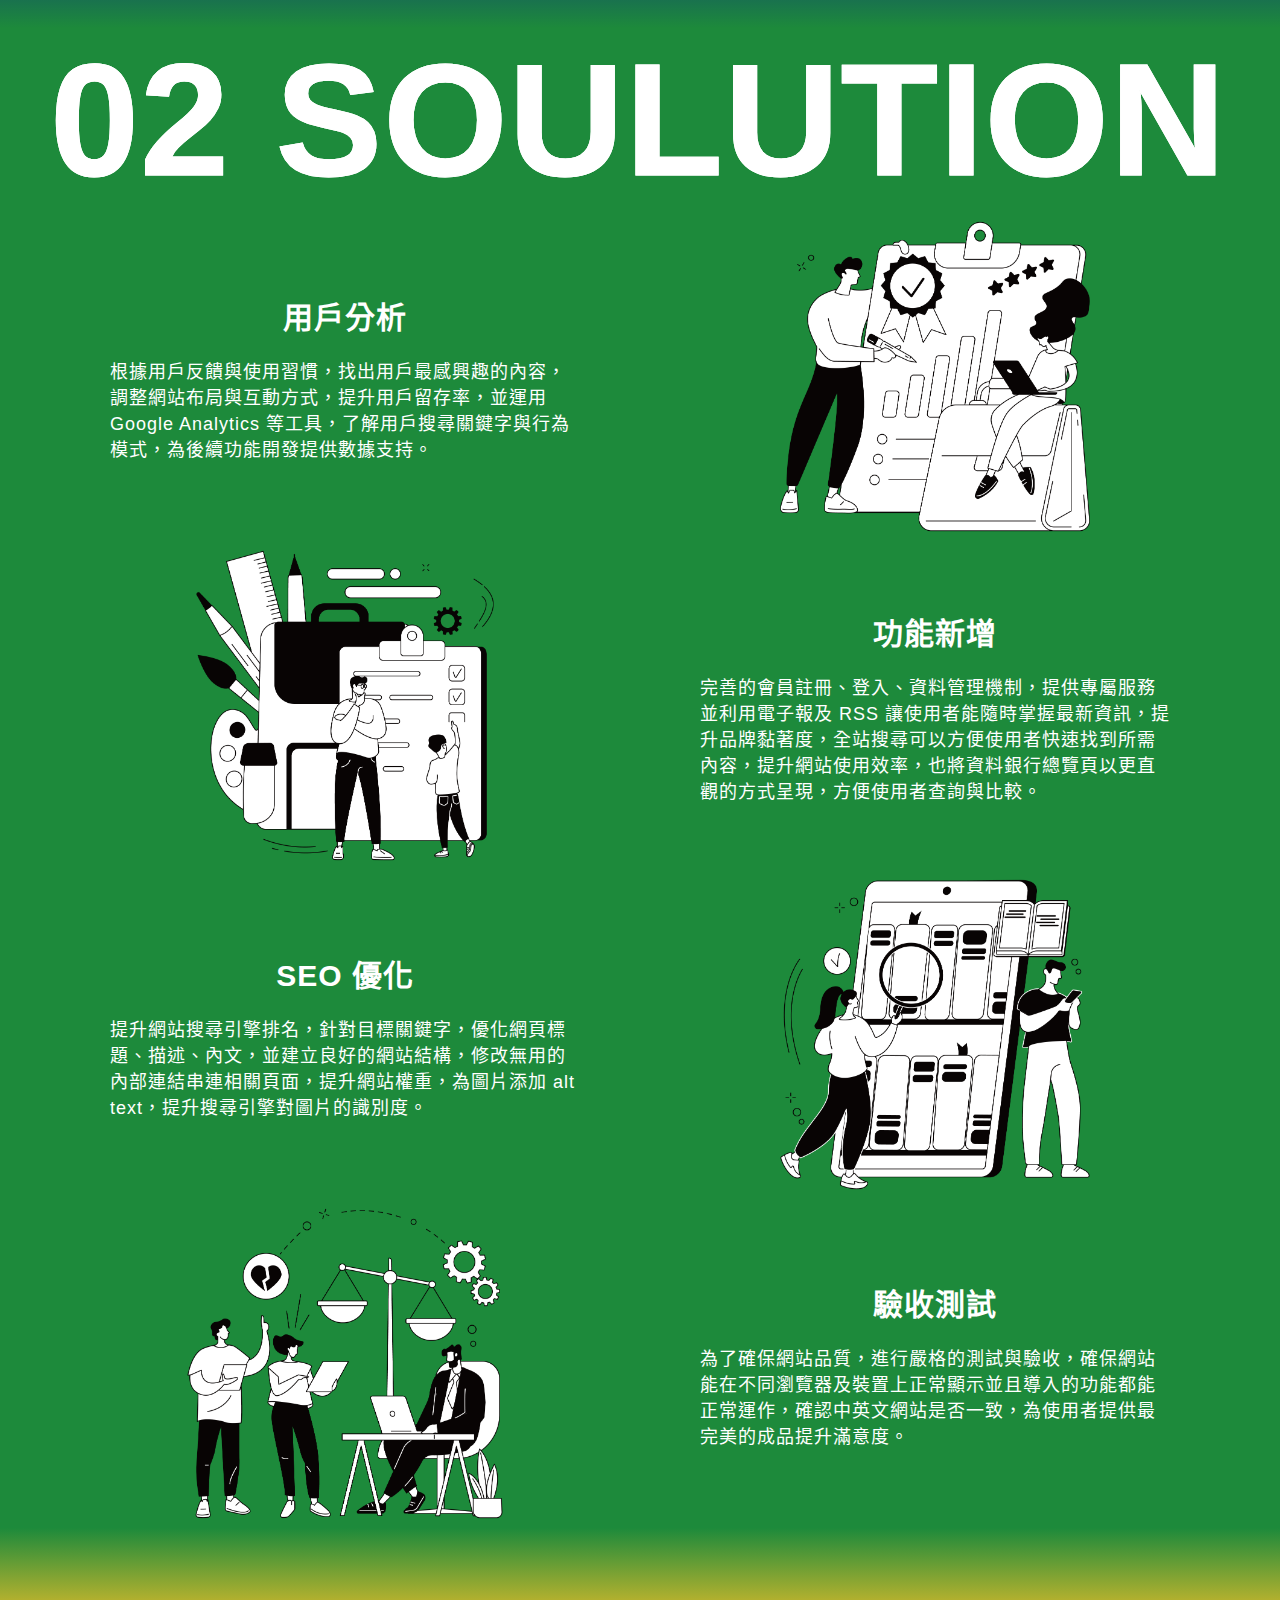
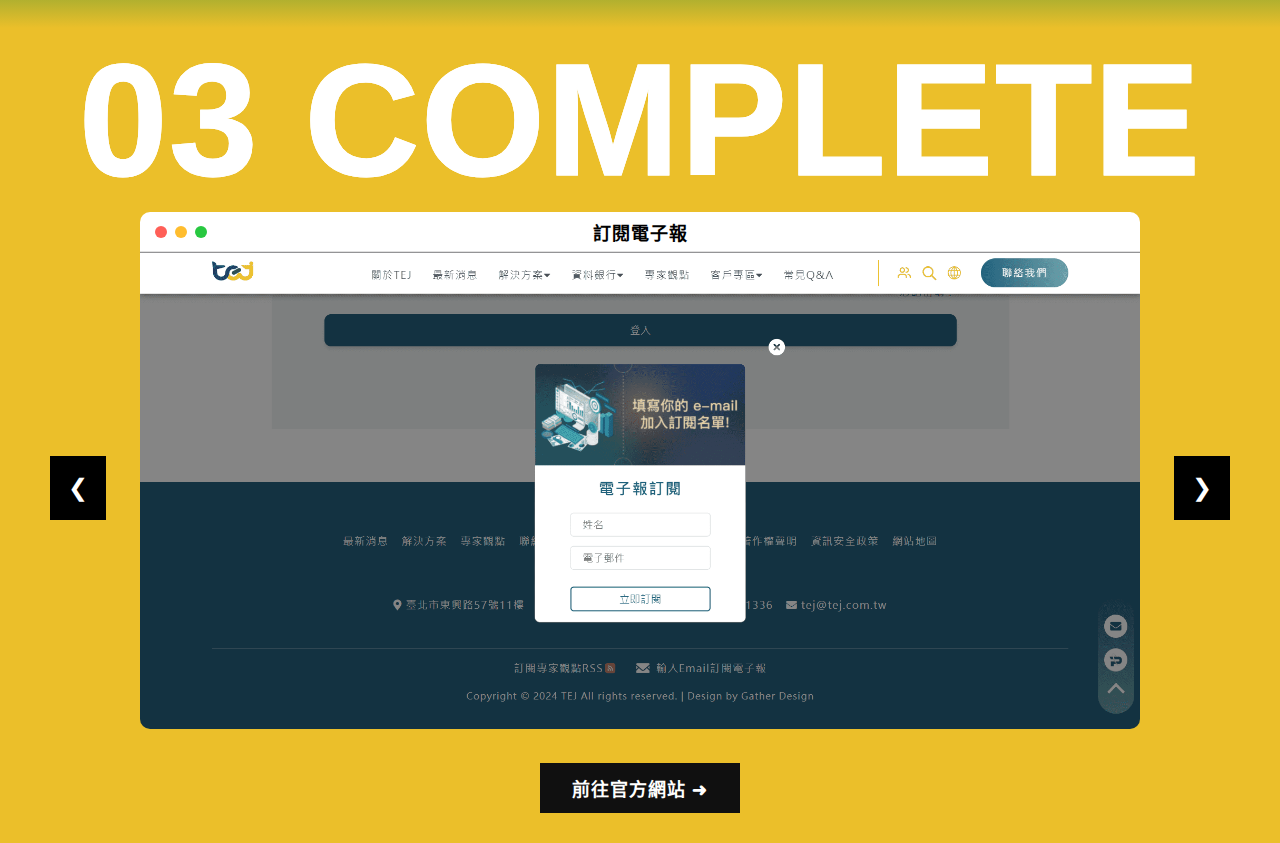
<file: TEJ.html>
<!DOCTYPE html>
<html lang="zh-TW">
<head>
    <meta charset="UTF-8">
    <meta name="viewport" content="width=device-width, initial-scale=1.0">
    <title>謝宙錡求職履歷</title>
    <link rel="stylesheet" href="css/TEJ.css">
</head>
<body>  
    <div class="loading-page" id="loading-page">
        <svg id="svg" xmlns="http://www.w3.org/2000/svg" viewBox="0 0 384 512">
            <path d="M376.6 84.5c11.3-13.6 9.5-33.8-4.1-45.1s-33.8-9.5-45.1 4.1L192 206 56.6 43.5C45.3 29.9 25.1 28.1 11.5 39.4S-3.9 70.9 7.4 84.5L150.3 256 7.4 427.5c-11.3 13.6-9.5 33.8 4.1 45.1s33.8 9.5 45.1-4.1L192 306 327.4 468.5c11.3 13.6 31.5 15.4 45.1 4.1s15.4-31.5 4.1-45.1L233.7 256 376.6 84.5z"/></svg>
        </svg>
        <div class="name-container">
            <div class="logo-name">XIE ZHOU QI</div>
        </div>
    </div>
<section class="banner">
    <div class="goback">
        <a href="uiux.html" class="no-underline go-to-uiux">
            <h1><span class="arrow2">←</span></h1>
        </a>
    </div>  
    <div class="banner-text">
        <h1>台灣經濟新報 Taiwan Economic Journal</h1>
        <div class="mask"></div>
        <p data-text=" 精準優化，打造貼心的使用者體驗"> 精準優化，打造貼心的使用者體驗</p>
    </div>
    <div class="arrow-animation">
        <div class="arrow"></div>
        <div class="arrow"></div>
    </div>
</section>
<section class="custom-section">
    <div class="header">
        <h1 class="title">01 REVIEW</h1>
        <h1 class="title1">01 REVIEW</h1>
    </div>
    <div class="split-div">
        <div class="left-part">
            <ul>
                <h2>我的工作</h2>
                <li>UI / UX 設計</li>
                <li>廠商溝通</li>
                <li>網站驗收</li>
                <li>平面設計</li>
                <li>SEO 優化</li>
            </ul>
        </div>
        <div class="right-part">
            <ul>
                <h2>優化需求</h2>
                <li>新增會員系統</li>
                <li>新增訂閱電子報</li>
                <li>新增訂閱 RSS</li>
                <li>SEO 優化</li>
                <li>新增全站搜尋</li>
            </ul>
        </div>
    </div>
</section>
<section class="bbb"></section>
<section class="promotion">
    <div class="header1">
        <h1 class="title2">02 SOULUTION</h1>
        <h1 class="title3">02 SOULUTION</h1>
    </div>
    <div class="web">
        <div class="web-left-part">
            <h2>用戶分析</h2>
            <p>根據用戶反饋與使用習慣，找出用戶最感興趣的內容，調整網站布局與互動方式，提升用戶留存率，並運用 Google Analytics 等工具，了解用戶搜尋關鍵字與行為模式，為後續功能開發提供數據支持。</p>
        </div>
        <div class="web-right-part">
                <img src="css/pic/用戶分析-16.png" alt="Description of image">
        </div>
    </div>
    <div class="web1">
        <div class="web-left-part1">
            <img src="css/pic/新增功能-15.png" alt="Description of image">
        </div>
        <div class="web-right-part1">
            <h2>功能新增</h2>
            <p> 完善的會員註冊、登入、資料管理機制，提供專屬服務並利用電子報及 RSS 讓使用者能隨時掌握最新資訊，提升品牌黏著度，全站搜尋可以方便使用者快速找到所需內容，提升網站使用效率，也將資料銀行總覽頁以更直觀的方式呈現，方便使用者查詢與比較。</p>
        </div>
    </div>
    <div class="web">
        <div class="web-left-part">
            <h2>SEO 優化</h2>
            <p>提升網站搜尋引擎排名，針對目標關鍵字，優化網頁標題、描述、內文，並建立良好的網站結構，修改無用的內部連結串連相關頁面，提升網站權重，為圖片添加 alt text，提升搜尋引擎對圖片的識別度。</p>
        </div>
        <div class="web-right-part">
                <img src="css/pic/seo-18.png" alt="Description of image">
        </div>
    </div>
    <div class="web1">
        <div class="web-left-part1">
        <img src="css/pic/驗收測試-17.png" alt="Description of image">
        </div>
        <div class="web-right-part1">
            <h2>驗收測試</h2>
            <p>為了確保網站品質，進行嚴格的測試與驗收，確保網站能在不同瀏覽器及裝置上正常顯示並且導入的功能都能正常運作，確認中英文網站是否一致，為使用者提供最完美的成品提升滿意度。</p>
        </div>
    </div>
</section>
<div class="aaa"></div>
<section class="web-design">
    <div class="header2">
        <div class="text-gradient">
        <h1 class="title">03 COMPLETE</h1>
        <h1 class="title1">03 COMPLETE</h1>
    </div>
    </div>
</section>
<section class="container">
    <button class="slide-button prev" onclick="plusSlides(-1)">&#10094;</button>
    <div class="browser-window" id="browserWindow">
        <div class="title-bar" id="titleBar">
            <div class="dots">
                <div class="dot red"></div>
                <div class="dot yellow"></div>
                <div class="dot green"></div>
            </div>
            <div id="altText"></div>
        </div>
        <div class="content">
            <div class="slideshow-container">
                <div class="mask-overlay">
                    <div class="swipe-hint">
                        <span>向左滑動</span>
                        <div class="swipe-animation"></div>
                    </div>
                </div>
                <div class="mySlides">
                    <img src="css/pic/1.png" alt="訂閱電子報">
                </div>
                <div class="mySlides">
                    <img src="css/pic/2.png" alt="訂閱 RSS">
                </div>
                <div class="mySlides">
                    <img src="css/pic/3.png" alt="SEO 優化">
                </div>
                <div class="mySlides">
                    <img src="css/pic/4 (2).png" alt="資料銀行總覽頁">
                </div>
                <div class="mySlides">
                    <img src="css/pic/5 (2).png" alt="全站搜尋">
                </div>
                <div class="mySlides">
                    <img src="css/pic/6.png" alt="網站地圖">
                </div>
                <div class="mySlides">
                    <img src="css/pic/3.png" alt="會員系統">
                </div>
            </div>
        </div>
    </div>
    <button class="slide-button next" onclick="plusSlides(1)">&#10095;</button>
</section>
<section class="cubebox">
    <div class="cube">
        <div class="front">前往官方網站 ➜</div>
        <a href="https://www.tejwin.com/" class="back" target="_blank">www.tejwin.com ➜</a>
    </div>
</section>
<button id="back-to-top" class="back-to-top">&#8679;</button>
<script src="js/loading.js" defer></script>
<script src="js/TEJ.js"></script>
<script src="https://cdnjs.cloudflare.com/ajax/libs/gsap/3.11.3/gsap.min.js"
integrity="sha512-gmwBmiTVER57N3jYS3LinA9eb8aHrJua5iQD7yqYCKa5x6Jjc7VDVaEA0je0Lu0bP9j7tEjV3+1qUm6loO99Kw=="
crossorigin="anonymous" referrerpolicy="no-referrer"></script>
</body>
</body>
</html>
</file>
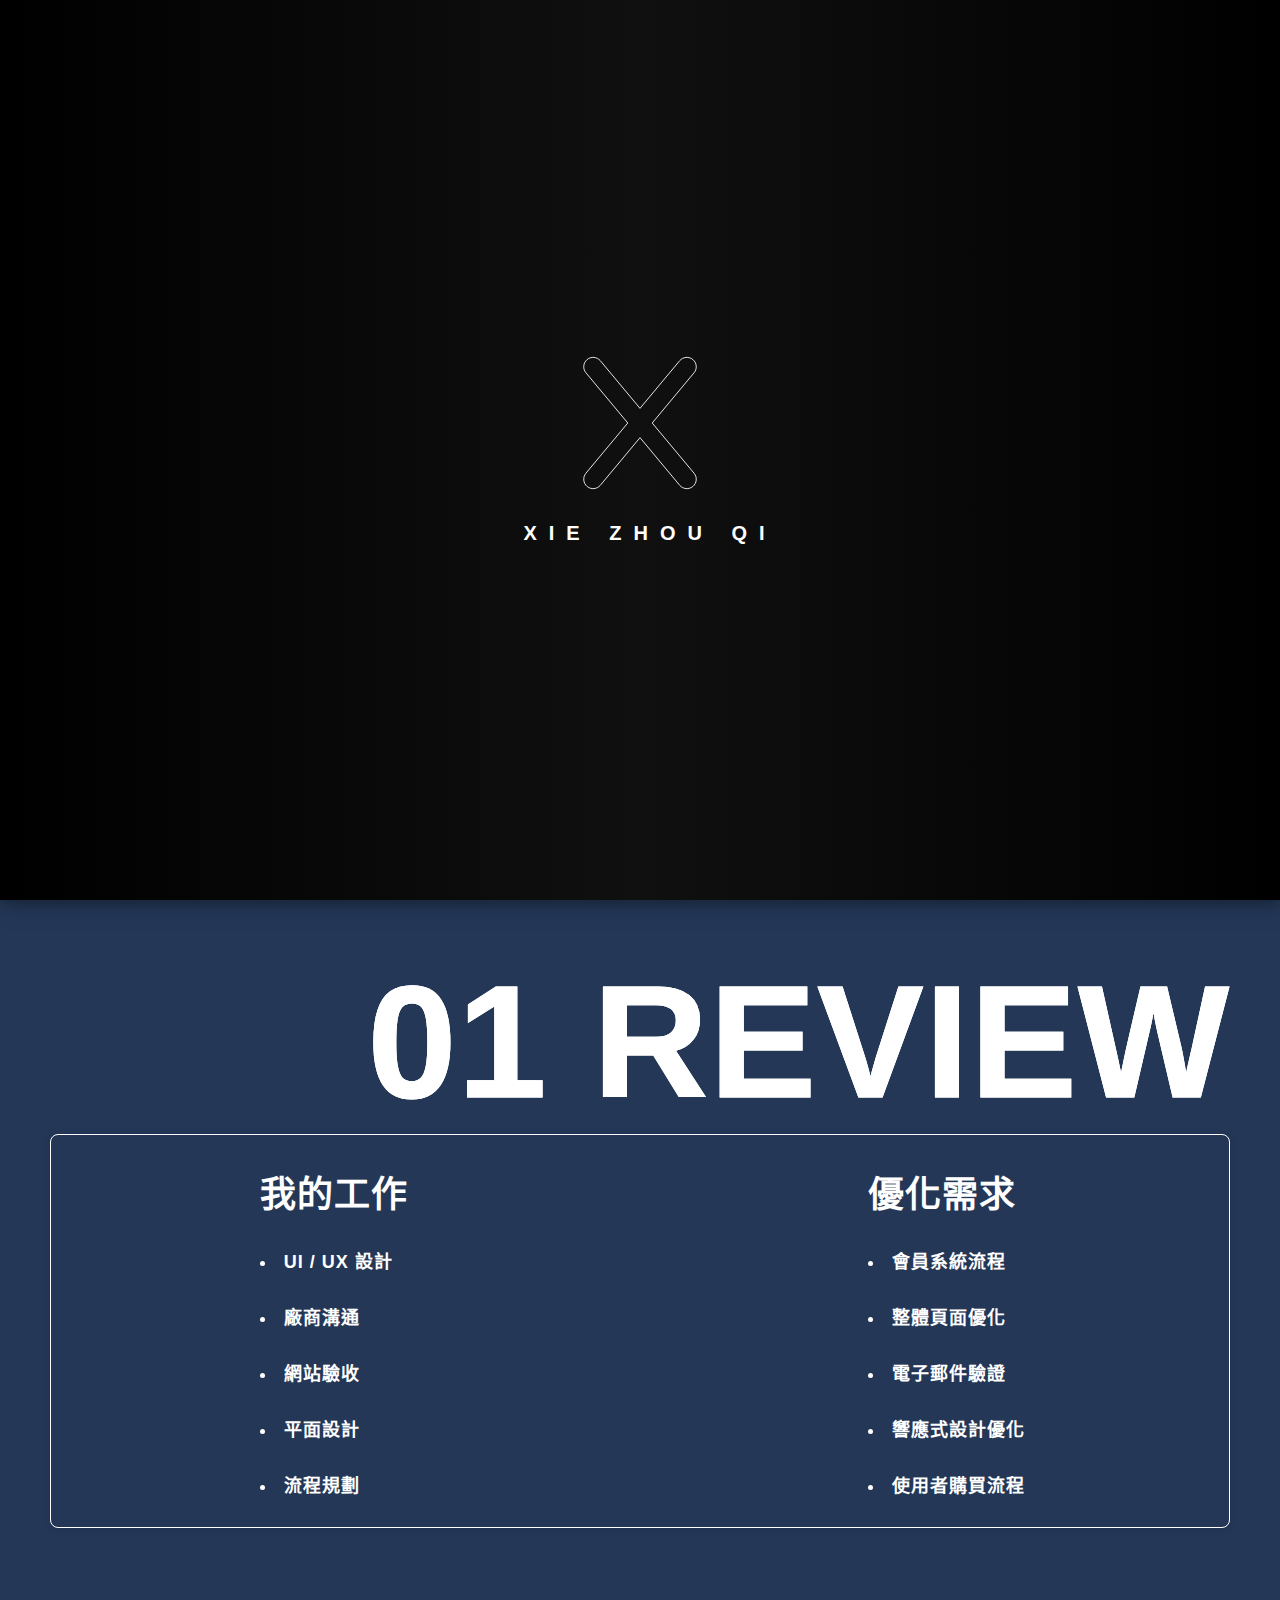
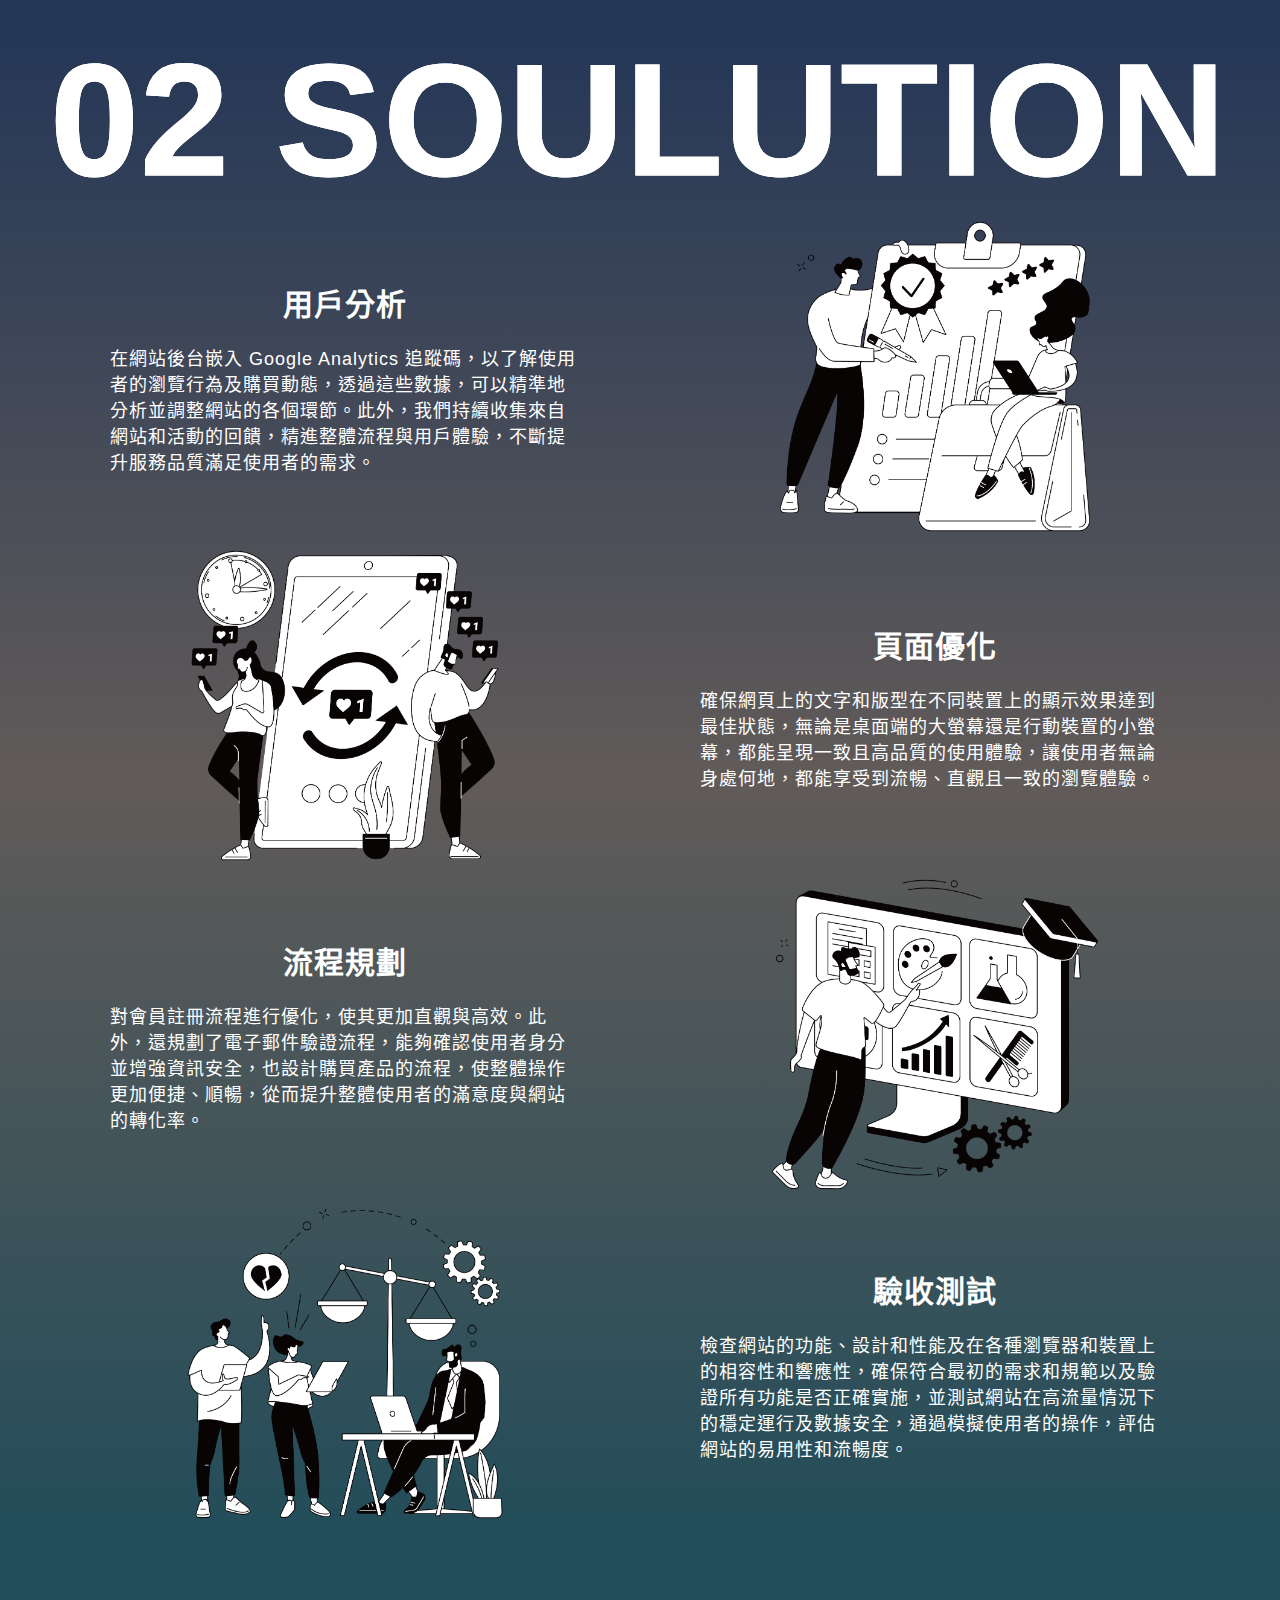
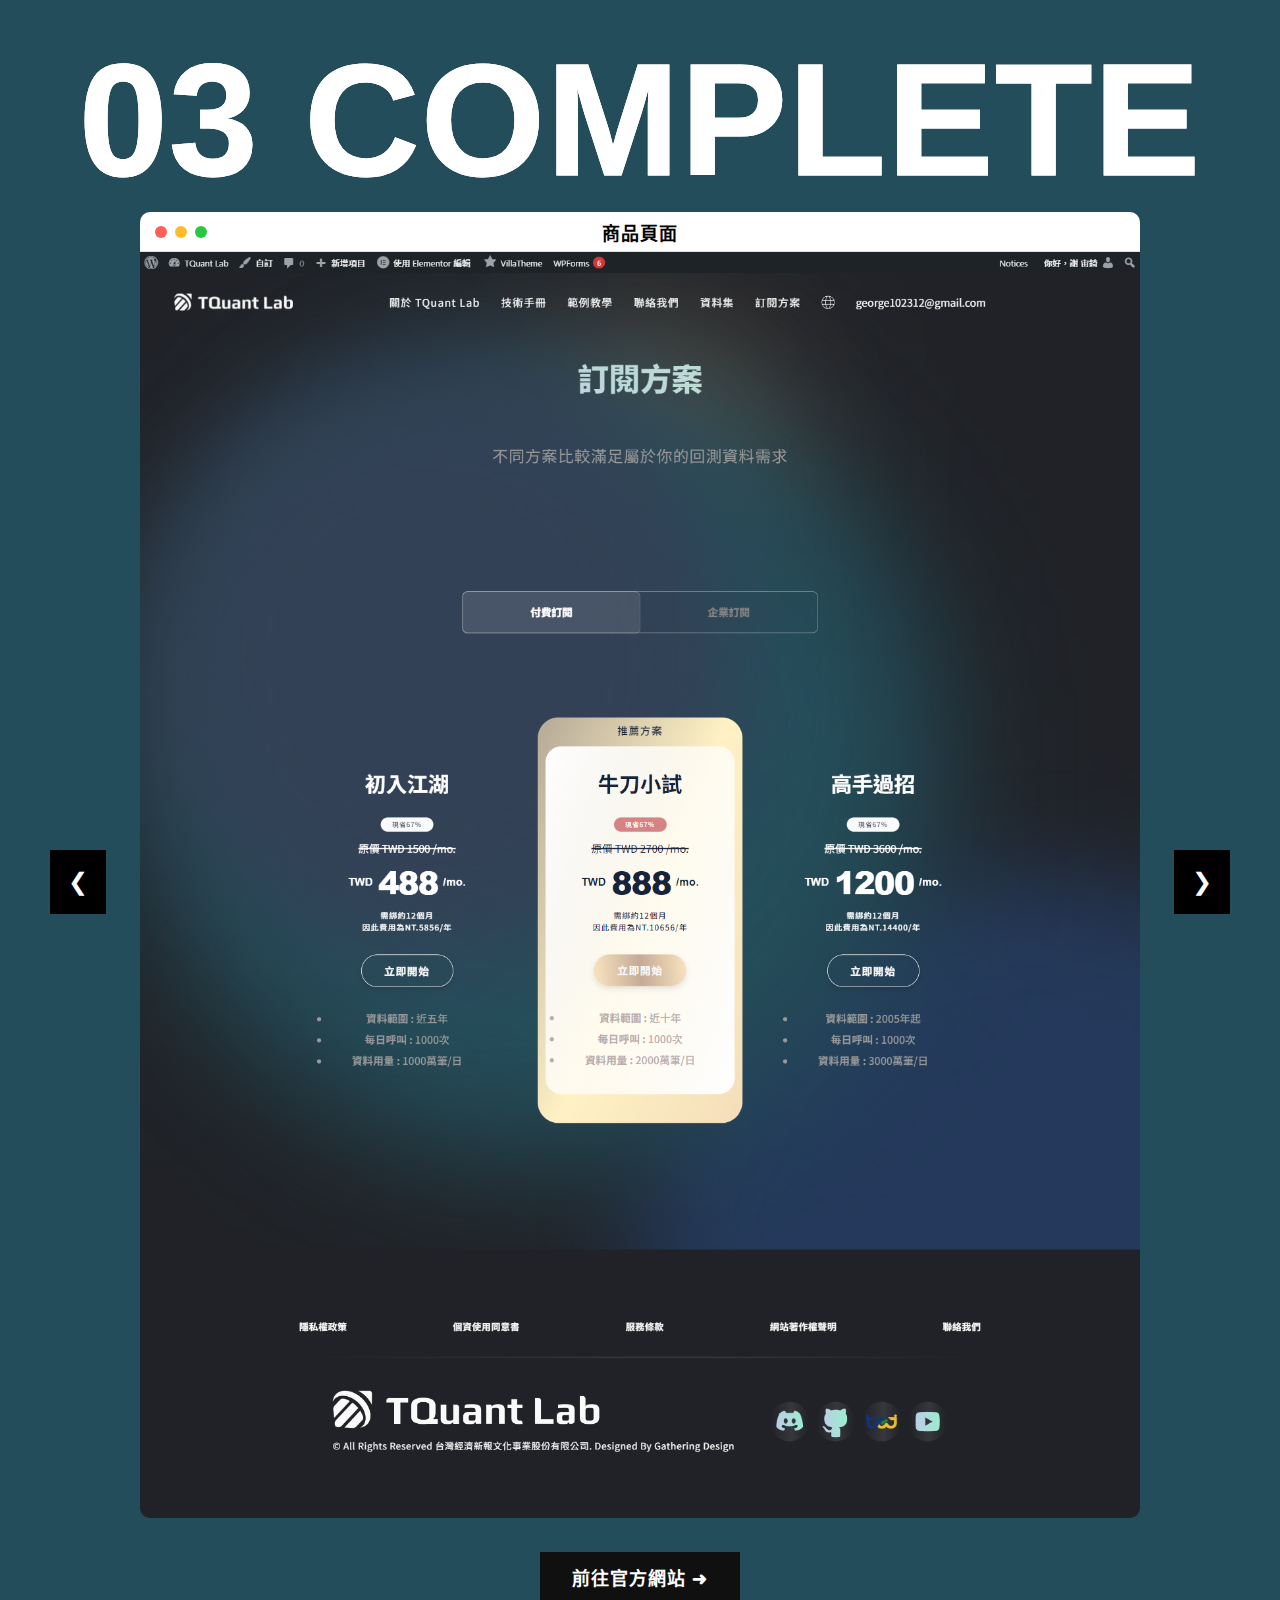
<file: tq.html>
<!DOCTYPE html>
<html lang="zh-TW">
<head>
    <meta charset="UTF-8">
    <meta name="viewport" content="width=device-width, initial-scale=1.0">
    <title>謝宙錡求職履歷</title>
    <link rel="stylesheet" href="css/tq.css">
</head>
<body>  
    <div class="loading-page" id="loading-page">
        <svg id="svg" xmlns="http://www.w3.org/2000/svg" viewBox="0 0 384 512">
            <path d="M376.6 84.5c11.3-13.6 9.5-33.8-4.1-45.1s-33.8-9.5-45.1 4.1L192 206 56.6 43.5C45.3 29.9 25.1 28.1 11.5 39.4S-3.9 70.9 7.4 84.5L150.3 256 7.4 427.5c-11.3 13.6-9.5 33.8 4.1 45.1s33.8 9.5 45.1-4.1L192 306 327.4 468.5c11.3 13.6 31.5 15.4 45.1 4.1s15.4-31.5 4.1-45.1L233.7 256 376.6 84.5z"/></svg>
        </svg>
        <div class="name-container">
            <div class="logo-name">XIE ZHOU QI</div>
        </div>
    </div>
<section class="banner">
    <div class="goback">
        <a href="uiux.html" class="no-underline go-to-uiux">
            <h1><span class="arrow2">←</span></h1>
        </a>
    </div>  
    <div class="banner-text">
        <h1>TQuant Lab 交易回測系統</h1>
        <div class="mask"></div>
        <p data-text=" 優質數據展示，助您快速洞察趨勢"> 優質數據展示，助您快速洞察趨勢</p>
    </div>
    <div class="arrow-animation">
        <div class="arrow"></div>
        <div class="arrow"></div>
    </div>
</section>
<section class="custom-section">
    <div class="header">
        <h1 class="title">01 REVIEW</h1>
        <h1 class="title1">01 REVIEW</h1>
    </div>
    <div class="split-div">
        <div class="left-part">
            <ul>
                <h2>我的工作</h2>
                <li>UI / UX 設計</li>
                <li>廠商溝通</li>
                <li>網站驗收</li>
                <li>平面設計</li>
                <li>流程規劃</li>
            </ul>
        </div>
        <div class="right-part">
            <ul>
                <h2>優化需求</h2>
                <li>會員系統流程</li>
                <li>整體頁面優化</li>
                <li>電子郵件驗證</li>
                <li>響應式設計優化</li>
                <li>使用者購買流程</li>
            </ul>
        </div>
    </div>
</section>
<section class="bbb"></section>
<section class="promotion">
    <div class="header1">
        <h1 class="title2">02 SOULUTION</h1>
        <h1 class="title3">02 SOULUTION</h1>
    </div>
    <div class="web">
        <div class="web-left-part">
            <h2>用戶分析</h2>
            <p>在網站後台嵌入 Google Analytics 追蹤碼，以了解使用者的瀏覽行為及購買動態，透過這些數據，可以精準地分析並調整網站的各個環節。此外，我們持續收集來自網站和活動的回饋，精進整體流程與用戶體驗，不斷提升服務品質滿足使用者的需求。</p>
        </div>
        <div class="web-right-part">
                <img src="css/pic/用戶分析-16.png" alt="Description of image">
        </div>
    </div>
    <div class="web1">
        <div class="web-left-part1">
            <img src="css/pic/頁面優化-19.png" alt="Description of image">
        </div>
        <div class="web-right-part1">
            <h2>頁面優化</h2>
            <p>確保網頁上的文字和版型在不同裝置上的顯示效果達到最佳狀態，無論是桌面端的大螢幕還是行動裝置的小螢幕，都能呈現一致且高品質的使用體驗，讓使用者無論身處何地，都能享受到流暢、直觀且一致的瀏覽體驗。</p>
        </div>
    </div>
    <div class="web">
        <div class="web-left-part">
            <h2>流程規劃</h2>
            <p>對會員註冊流程進行優化，使其更加直觀與高效。此外，還規劃了電子郵件驗證流程，能夠確認使用者身分並增強資訊安全，也設計購買產品的流程，使整體操作更加便捷、順暢，從而提升整體使用者的滿意度與網站的轉化率。</p>
        </div>
        <div class="web-right-part">
                <img src="css/pic/流程規劃-20.png" alt="Description of image">
        </div>
    </div>
    <div class="web1">
        <div class="web-left-part1">
        <img src="css/pic/驗收測試-17.png" alt="Description of image">
        </div>
        <div class="web-right-part1">
            <h2>驗收測試</h2>
            <p>檢查網站的功能、設計和性能及在各種瀏覽器和裝置上的相容性和響應性，確保符合最初的需求和規範以及驗證所有功能是否正確實施，並測試網站在高流量情況下的穩定運行及數據安全，通過模擬使用者的操作，評估網站的易用性和流暢度。</p>
        </div>
    </div>
</section>
<div class="aaa"></div>
<section class="web-design">
    <div class="header2">
        <div class="text-gradient">
        <h1 class="title">03 COMPLETE</h1>
        <h1 class="title1">03 COMPLETE</h1>
    </div>
    </div>
</section>
<section class="container">
    <button class="slide-button prev" onclick="plusSlides(-1)">&#10094;</button>
    <div class="browser-window" id="browserWindow">
        <div class="title-bar" id="titleBar">
            <div class="dots">
                <div class="dot red"></div>
                <div class="dot yellow"></div>
                <div class="dot green"></div>
            </div>
            <div id="altText"></div>
        </div>
        <div class="content">
            <div class="slideshow-container">
                <div class="mask-overlay">
                    <div class="swipe-hint">
                        <span>向左滑動</span>
                        <div class="swipe-animation"></div>
                    </div>
                </div>
                <div class="mySlides">
                    <img src="css/pic/tq1.png" alt="商品頁面">
                </div>
                <div class="mySlides">
                    <img src="css/pic/tq2.png" alt="訂單明細">
                </div>
                <div class="mySlides">
                    <img src="css/pic/tq3.png" alt="訂單資訊">
                </div>
                <div class="mySlides">
                    <img src="css/pic/tq4.png" alt="訂購紀錄">
                </div>
                <div class="mySlides">
                    <img src="css/pic/tq5.png" alt="方案資訊">
                </div>
                <div class="mySlides">
                    <img src="css/pic/tq6.png" alt="會員資料">
                </div>
            </div>
        </div>
    </div>
    <button class="slide-button next" onclick="plusSlides(1)">&#10095;</button>
</section>
<section class="cubebox">
    <div class="cube">
        <div class="front">前往官方網站 ➜</div>
        <a href="https://tquant.tejwin.com" class="back" target="_blank">tquant.tejwin.com➜</a>
    </div>
</section>
<button id="back-to-top" class="back-to-top">&#8679;</button>
<script src="js/loading.js" defer></script>
<script src="js/TEJ.js"></script>
<script src="https://cdnjs.cloudflare.com/ajax/libs/gsap/3.11.3/gsap.min.js"
integrity="sha512-gmwBmiTVER57N3jYS3LinA9eb8aHrJua5iQD7yqYCKa5x6Jjc7VDVaEA0je0Lu0bP9j7tEjV3+1qUm6loO99Kw=="
crossorigin="anonymous" referrerpolicy="no-referrer"></script>
</body>
</body>
</html>
</file>
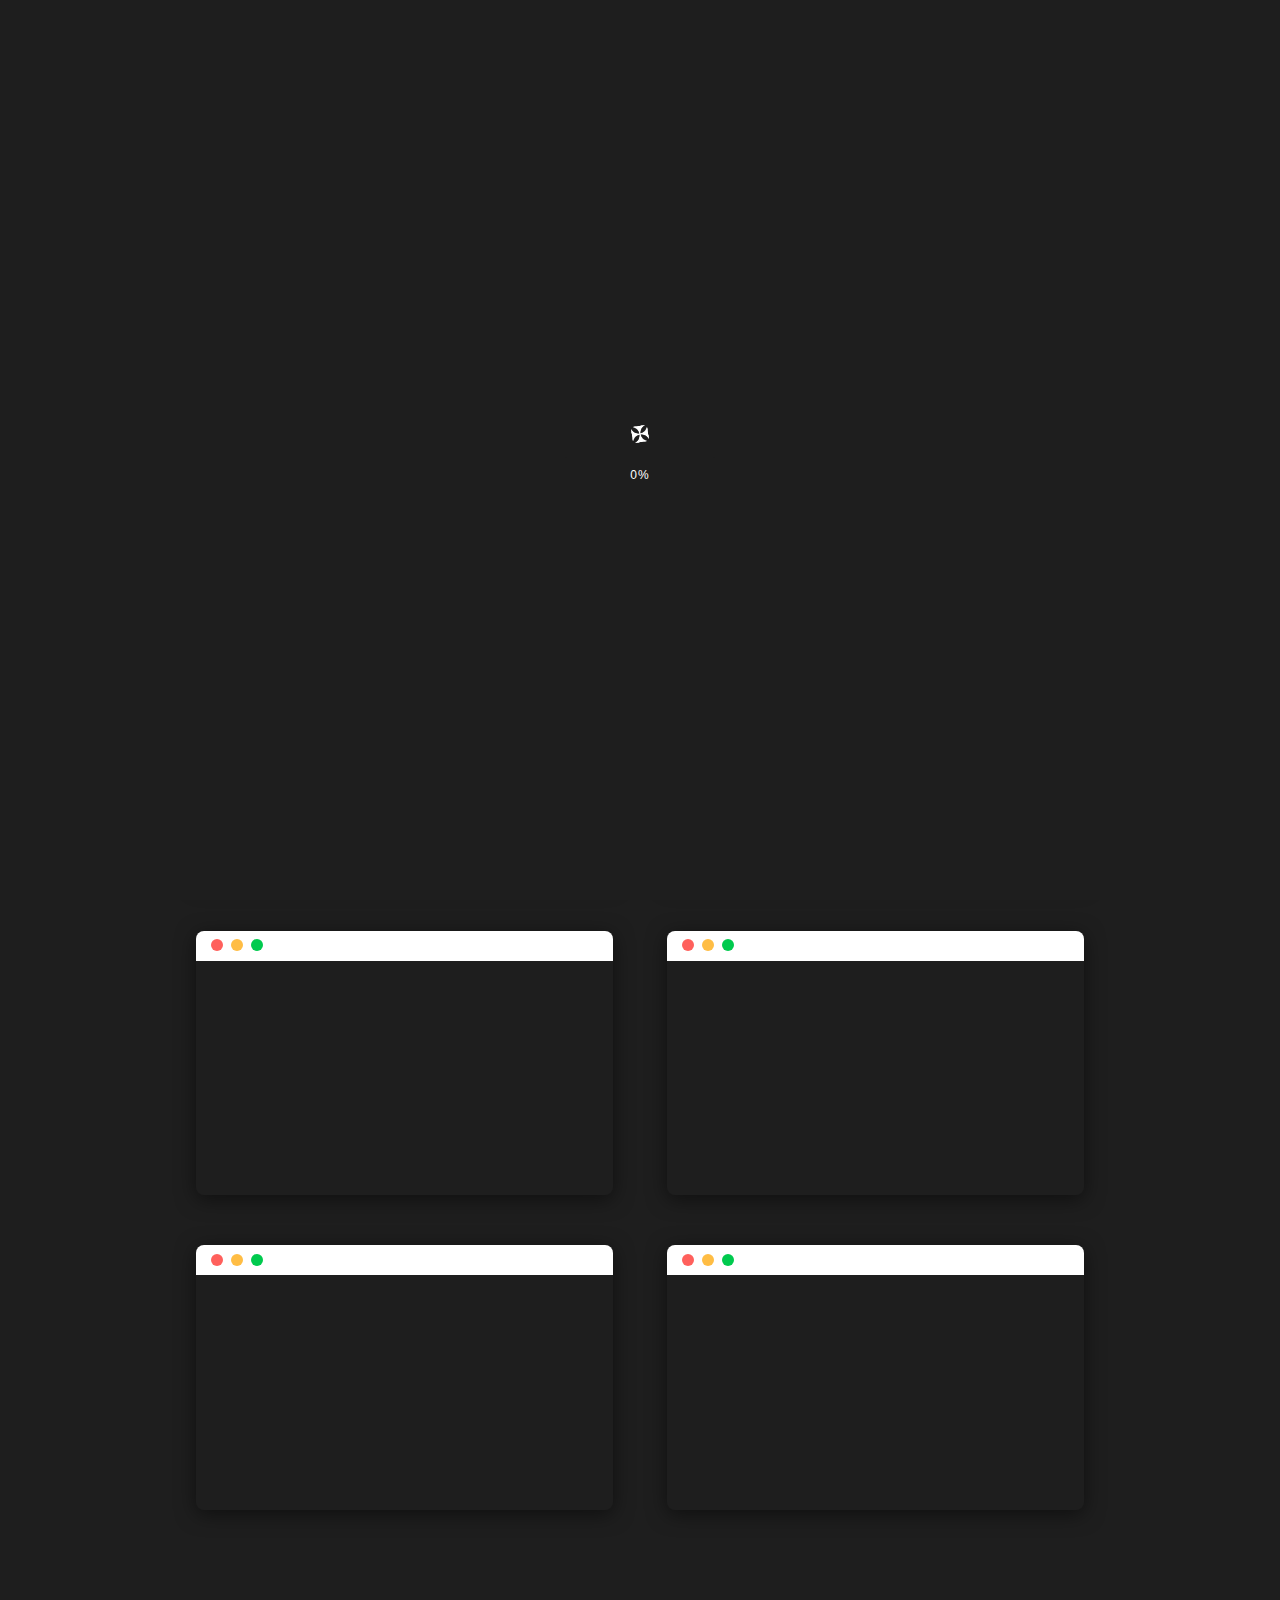
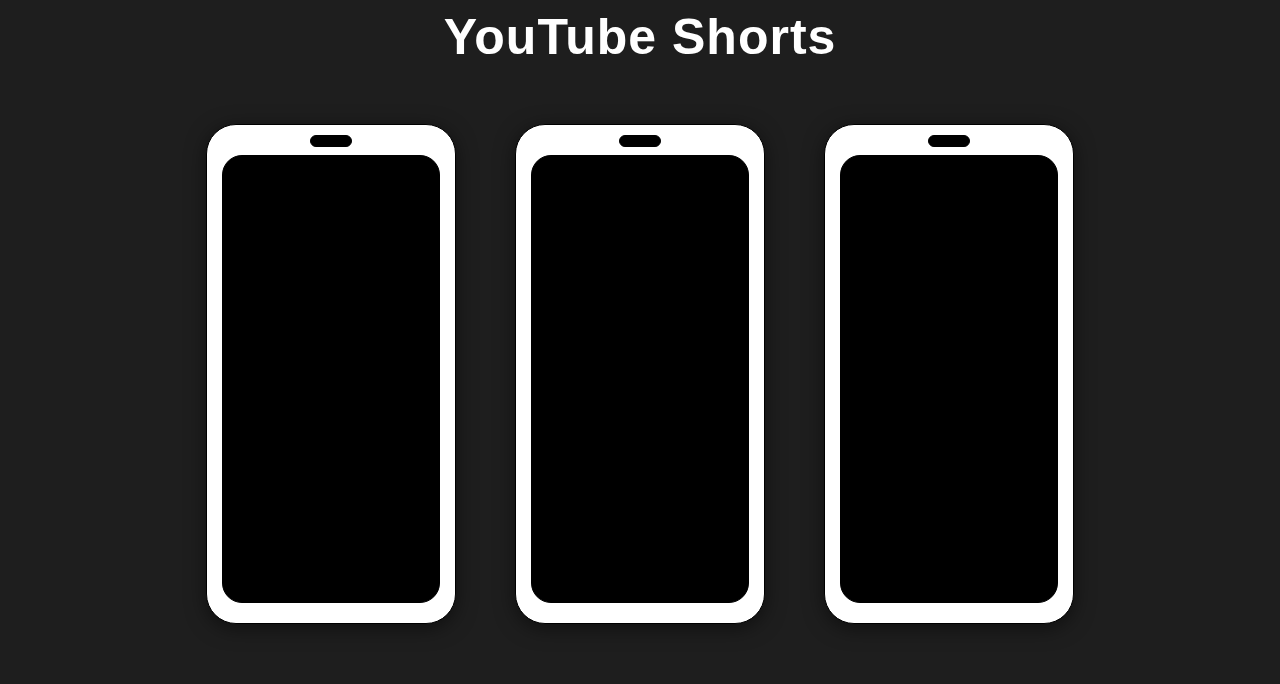
<file: video.html>
<!DOCTYPE html>
<html lang="zh-TW">
<head>
    <meta charset="UTF-8">
    <meta name="viewport" content="width=device-width, initial-scale=1.0">
    <title>GeorgeXIE Resume</title>
    <link rel="stylesheet" href="css/video.css">
    <link rel="icon" type="image/png" href="css/pic/icon-14.svg">
</head>
<body>
    <header>
        <nav aria-label="主選單" role="navigation">
            <ul id="main-nav">
                <li><a href="index.html" class="about-link">Resume</a></li>
                <li><a href="gd.html" class="about-link">Graphic Design</a></li>
                <li><a href="uiux.html" class="about-link">UI/UX Design</a></li>
                <li><a href="video.html" class="active-link">Video Design</a></li>
            </ul>
            <button id="menu-button" aria-label="開啟選單">
                <div class="bar bar1"></div>
                <div class="bar bar2"></div>
                <div class="bar bar3"></div>
            </button>
        </nav>
    </header>
    <section class="banner">
        <div class="banner-text">
            <h1>影音剪輯<br>VIDEO DESIGN</br></h1>
            <p>熟練 Premiere Pro 和 After Effect，在有限的資源中，靈活運用特效和過渡來增強影片的視覺效果，創作出具感染力的作品。</p>
        </div>
        <div class="banner-image">
            <img src="css/pic/video.svg" alt="Banner Image">
        </div>
    </section>
    <div class= "title">
        <h1 data-text="YouTube Videos">YouTube Videos</h1>
    </div>
    <section class="container">
        <div class="browser-window">
            <div class="title-bar">
                <div class="buttons">
                    <div class="close"></div>
                    <div class="minimize"></div>
                    <div class="maximize"></div>
                </div>
            </div>
            <div class="content">
                <div class="slideshow-container">
                    <div class="mySlides">
                        <iframe class="video-mockup" src="https://www.youtube.com/embed/mLXH2butSZo"
                        title="TQuant Lab 線上回測平台介紹" 
                        frameborder="0" allow="accelerometer; autoplay; clipboard-write; encrypted-media; gyroscope;
                         picture-in-picture; web-share" referrerpolicy="strict-origin-when-cross-origin" allowfullscreen></iframe>
                    </div>
                </div>
            </div>            
        </div>
        <div class="browser-window">
            <div class="title-bar">
                <div class="buttons">
                    <div class="close"></div>
                    <div class="minimize"></div>
                    <div class="maximize"></div>
                </div>
            </div>
            <div class="content">
                <div class="slideshow-container">
                    <div class="mySlides">
                        <iframe class="video-mockup" src="https://www.youtube.com/embed/p8Eggne3XBo" 
                        title="TEJ Pro 選股 &amp; 回測系統 EP 7" frameborder="0" allow="accelerometer; 
                        autoplay; clipboard-write; encrypted-media; gyroscope; picture-in-picture; 
                        web-share" referrerpolicy="strict-origin-when-cross-origin" allowfullscreen></iframe>
                    </div>
                </div>
            </div>            
        </div>
        <div class="browser-window">
            <div class="title-bar">
                <div class="buttons">
                    <div class="close"></div>
                    <div class="minimize"></div>
                    <div class="maximize"></div>
                </div>
            </div>
            <div class="content">
                <div class="slideshow-container">
                    <div class="mySlides">
                        <iframe class="video-mockup" src="https://www.youtube.com/embed/GQBt6Hp7FGA" 
                        title="TQuant Lab 系統入門教學 - 介紹 Pipeline 於交易策略使用方法" frameborder="0" 
                        allow="accelerometer; autoplay; clipboard-write; encrypted-media; gyroscope; 
                        picture-in-picture; web-share" referrerpolicy="strict-origin-when-cross-origin" 
                        allowfullscreen></iframe>
                    </div>
                </div>
            </div>            
        </div>
        <div class="browser-window">
            <div class="title-bar">
                <div class="buttons">
                    <div class="close"></div>
                    <div class="minimize"></div>
                    <div class="maximize"></div>
                </div>
            </div>
            <div class="content">
                <div class="slideshow-container">
                    <div class="mySlides">
                        <iframe  class="video-mockup" src="https://www.youtube.com/embed/C-16Rt_xKHc" title="TEJ  Financial Database Introduction" 
                        frameborder="0" allow="accelerometer; autoplay; clipboard-write; encrypted-media; gyroscope; picture-in-picture; web-share"
                         referrerpolicy="strict-origin-when-cross-origin" allowfullscreen></iframe>
                    </div>
                </div>
            </div>            
        </div>
        <div class="browser-window">
            <div class="title-bar">
                <div class="buttons">
                    <div class="close"></div>
                    <div class="minimize"></div>
                    <div class="maximize"></div>
                </div>
            </div>
            <div class="content">
                <div class="slideshow-container">
                    <div class="mySlides">
                        <iframe class="video-mockup" src="https://www.youtube.com/embed/YO-8lTI47ew" title="好好學校課程介紹影片" 
                        frameborder="0" allow="accelerometer; autoplay; clipboard-write; encrypted-media; gyroscope; picture-in-picture; 
                        web-share" referrerpolicy="strict-origin-when-cross-origin" allowfullscreen></iframe>
                    </div>
                </div>
            </div>            
        </div>
        <div class="browser-window">
            <div class="title-bar">
                <div class="buttons">
                    <div class="close"></div>
                    <div class="minimize"></div>
                    <div class="maximize"></div>
                </div>
            </div>
            <div class="content">
                <div class="slideshow-container">
                    <div class="mySlides">
                        <iframe class="video-mockup" src="https://www.youtube.com/embed/4HOCjTKWKa8" title="TESG  解決方案 0621活動使用" 
                        frameborder="0" allow="accelerometer; autoplay; clipboard-write; encrypted-media; gyroscope; picture-in-picture; 
                        web-share" referrerpolicy="strict-origin-when-cross-origin" allowfullscreen></iframe>
                    </div>
                </div>
            </div>            
        </div>
    </section>
    <section>
        <div class= "title" >
        <h1 data-text="YouTube Shorts">YouTube Shorts</h1>
    </div>
    </section>
    <section class = "shorts">
    <div class="mockup-container">
        <div class="iphone-mockup">
            <div class="screen">
                <iframe class="video-mockup" src="https://www.youtube.com/embed/qQFF2Bs7abM" title="TEJ ESG 一分鐘小教室 - EP.1" frameborder="0" 
                allow="accelerometer; autoplay; clipboard-write; encrypted-media; gyroscope; picture-in-picture; web-share" 
                referrerpolicy="strict-origin-when-cross-origin" allowfullscreen></iframe>
            </div>
        </div>
    </div>
    <div class="mockup-container">
        <div class="iphone-mockup">
            <div class="screen">
                    <iframe class="video-mockup"  src="https://www.youtube.com/embed/B0WOgX59pdc" title="TEJ 一分鐘 量化金融小教室 EP 2" 
                    frameborder="0" allow="accelerometer; autoplay; clipboard-write; encrypted-media; gyroscope; picture-in-picture; web-share" 
                    referrerpolicy="strict-origin-when-cross-origin" allowfullscreen></iframe>
            </div>
        </div>
    </div>
    <div class="mockup-container">
        <div class="iphone-mockup">
            <div class="screen">
            <iframe class="video-mockup" src="https://www.youtube.com/embed/rhSpyU8OPqc" title="TEJ ESG 一分鐘小教室 - EP.1" frameborder="0" 
                allow="accelerometer; autoplay; clipboard-write; encrypted-media; gyroscope; picture-in-picture; web-share" 
                referrerpolicy="strict-origin-when-cross-origin" allowfullscreen></iframe>
            </div>
        </div>
    </div>
</section>
<div class="loading-screen" id="loading-screen">
    <img src="css/pic/circle.gif" alt="loading gif" class="loading-gif">
    <div class="progress-bar">
        <div class="progress" id="progress"></div>
    </div>
    <div class="percentage" id="percentage">0%</div>
</div>
    <button id="back-to-top" class="back-to-top">&#8679;</button>
    <script src="js/video.js"></script>
</body>
</html>
</file>
<file: css/contact.css>
* {
  padding: 0;
  margin: 0;
  box-sizing: border-box;
}


body {
  font-family: "Noto Sans TC", sans-serif;
  font-weight: 400;
  letter-spacing: 1px;
background-image: url("pic/bg.png");
background-repeat: no-repeat;
background-size: cover;
}

header {
  height: 80px;
  width: 100%;
  display: flex;
  align-items: center;
  justify-content: right;
}

header ul {
  display: flex;
  list-style: none;
}

header li {
  margin-right: 3vw;
}

header a {
  color: rgb(0, 0, 0);
  text-decoration: none;
  display: flex;
  align-items: center;
  font-weight:normal;
}

.about-link {
  color: #000;
  text-decoration: none;
  position: relative;
  display: inline-block;
}

.about-link::after {
  content: '';
  position: absolute;
  left: 50%;
  bottom: -3px;
  width: 0;
  height: 2px;
  background-color: #101010;
  transition: width 0.3s ease-in-out, left 0.3s ease-in-out;
}

.about-link:hover::after {
  width: 100%;
  left: 0;
}

.active-link {
  color: #000000;
  font-weight: bolder;
  text-decoration: none; /* 移除下劃線 */
  border-bottom: 2px solid currentColor; /* 模擬下劃線 */
}

#menu-button {
  display: none;
  background-color: #101010;
  color: rgb(0, 0, 0);
  border: none;
  font-size: 24px;
  cursor: pointer;
  padding: 10px;
}

#menu-button:focus {
  outline: none;
}

.back-to-top {
  position: fixed;
  bottom: 20px;
  right: 20px;
  background-color: #101010;
  color: white;
  border: none;
  border-radius: 50%;
  width: 50px;
  height: 50px;
  display: flex;
  align-items: center;
  justify-content: center;
  font-size: 24px;
  cursor: pointer;
  opacity: 0;
  transition: opacity 0.3s;
}

.back-to-top:hover {
  background-color: #4e4e4e;
}

.back-to-top.show {
  opacity: 1;
}

.banner {
  display: flex;
  align-items: center;
  justify-content: space-between;
  padding: 0px 50px 20px 50px;
}

.banner-text {
  flex: 1;
  padding-left: 2rem;
}

.banner h1 {
  white-space:nowrap;
  font-size:80px;
  color: #101010;
}

.banner p {
  font-size: 18px;
  color: #999;
  margin-top: 20px;
}

.banner-image {
  flex: 1;
  text-align: center;
  margin: 0;
}

.banner-image img {
  max-width: 70%;
  height: auto;
}

.contact{
  display:flex;
  justify-content: space-between;
  align-items: center;
  padding: 50px 100px;
}

.card-hover {
width: 340px;
height: 500px;
position: relative;
overflow: hidden;
border-radius: 12px;
box-shadow: 0 4px 20px rgba(0, 0, 0, 0.1);
border:1px solid #000;
}

.card-hover:hover .card-hover__content {
background-color: #ffffff;
color: #000;
bottom: 100%;
transform: translateY(100%);
padding: 50px 60px;
transition: all 0.5s cubic-bezier(0.1, 0.72, 0.4, 0.97);
}

.card-hover:hover img {
transform: scale(1);
transition: 0.5s 0.5s transform cubic-bezier(0.1, 0.72, 0.4, 0.97);
}
.card-hover__content {
width: 100%;
text-align: center;
background-color: #000000;
color: #ffffff;
padding: 0 60px 50px;
position: absolute;
bottom: 0;
left: 0;
transform: translateY(0);
transition: all 0.35s 0.35s cubic-bezier(0.1, 0.72, 0.4, 0.97);
will-change: bottom, background-color, transform, padding;
z-index: 1;
box-shadow: 0 0 100px 30px rgba(0, 0, 0, 1);
opacity: 90%;
}
.card-hover__content::before, .card-hover__content::after {
content: "";
width: 100%;
height: 120px;
background-color: inherit;
position: absolute;
left: 0;
z-index: -1;
}
.card-hover__content::before {
top: -80px;
-webkit-clip-path: ellipse(60% 80px at bottom center);
        clip-path: ellipse(60% 80px at bottom center);
}
.card-hover__content::after {
bottom: -80px;
-webkit-clip-path: ellipse(60% 80px at top center);
        clip-path: ellipse(60% 80px at top center);
}
.card-hover__title {
font-size: 22px;
margin-bottom:20px;
}

.card-hover__text {
font-size: 18px;
margin-bottom:20px;
font-weight: 200;
}
.card-hover__p{
  font-size: 14px;
  font-weight: 400;
}

.card-hover img {
position: absolute;
top: 0;
left: 0;
width: 100%;
height: 100%;
-o-object-fit: cover;
   object-fit: cover;
-o-object-position: center;
   object-position: center;
z-index: -1;
transform: scale(1.2);
transition: 0.35s 0.35s transform cubic-bezier(0.1, 0.72, 0.4, 0.97);
}

@media (max-width: 768px) {
  header {
    height: 40px; /* 调整头部的高度 */

}

header ul {
    display: none;
    flex-direction: column;
    position: absolute;
    top: 45px;
    right: 0;
    background-color: rgba(255, 255, 255, 0.9);
    width: 100%;
    padding:10px;
    text-align: right;
    transition: max-height 0.5s ease-out;
    overflow: hidden;
    max-height: 0;
    z-index: 10000;
}

header ul.show {
    display: flex;
    max-height: 300px; /* 展开后的最大高度 */
}

header li {
    display: flex;
    margin: 10px 0;
    padding-left: 15px;
    font-size: 12px;
    text-align: right;
}

header li :hover{
    background-color: rgba(100, 100, 100, 0.9);
}

.active-link {
    text-align: right;
    width: fit-content;
}

/* 菜单按钮的样式 */
#menu-button {
  display: block;
  background-color: rgba(0, 0, 0, 0);
  color: rgb(0, 0, 0);
  border: none;
  font-size: 24px;
  cursor: pointer;
  padding: 10px;
  position: relative;
  border-radius: 100px;
}

/* 菜单按钮的三条横线 */
#menu-button .bar {
  display: block;
  width: 25px;
  height: 3px;
  margin: 5px auto;
  background-color: rgb(0, 0, 0);
  transition: all 0.3s;
  border-radius: 100px;
}

/* 菜单按钮变成叉的动画效果 */
#menu-button.change .bar1 {
  transform: rotate(-45deg) translate(-5px, 6px);
  border-radius: 100px;
}

#menu-button.change .bar2 {
  opacity: 0;
  border-radius: 100px;
}

#menu-button.change .bar3 {
  transform: rotate(45deg) translate(-5px, -6px);
  border-radius: 100px;
}

.back-to-top {
  width: 40px;
  height: 40px;
  font-size: 20px;
}

  .banner {
      display: flex;
      flex-direction: column-reverse;
      align-items: center;
      margin-bottom: 50px;
  }
  
  .banner-text, .banner-image {
      padding: 0;
      margin-bottom: 20px;
  }
  
  .banner-image {
      width: 80%; /* 在小屏幕上佔據全寬 */
  }
  
  .banner h1 {
      font-size: 28px;
  }
  
  .banner p {
      font-size: 16px;
  }

  .contact {
      margin: 0px;
      flex-direction: column;
      align-items: center;
      margin-bottom: 30px;
    }
  
    .card-hover {
      width: 100%;
      margin-bottom: 20px;
    }
  
    .card-hover:last-child {
      margin-bottom: 0;
    }
  
    .card-hover__content {
      padding: 20px;
    }
  
  .card-hover {
    width: 340px;
    height: 350px;
    position: relative;
    overflow: hidden;
    box-shadow: 0 0 32px -10px rgba(0, 0, 0, 0.08);
    border-radius: 12px;
    border: 1px solid #000;
  }

  .card-hover:hover .card-hover__content {
    background-color: #ffffff;
    color: #000;
    bottom: 100%;
    transform: translateY(100%);
    padding: 50px 60px;
    transition: all 0.35s cubic-bezier(0.1, 0.72, 0.4, 0.97);
  }
  .card-hover:hover img {
    transform: scale(1);
    transition: 0.35s 0.1s transform cubic-bezier(0.1, 0.72, 0.4, 0.97);
  }
  .card-hover__content {
    width: 100%;
    text-align: center;
    background-color: #000000;
    color: #ffffff;
    padding: 0 60px 50px;
    position: absolute;
    bottom: 0;
    left: 0;
    transform: translateY(0);
    transition: all 0.35s 0.35s cubic-bezier(0.1, 0.72, 0.4, 0.97);
    will-change: bottom, background-color, transform, padding;
    z-index: 1;
    box-shadow: 0 0 100px 30px rgba(0, 0, 0, 1);
  }
  .card-hover__content::before,
  .card-hover__content::after {
    content: "";
    width: 100%;
    height: 120px;
    background-color: inherit;
    position: absolute;
    left: 0;
    z-index: -1;
  }
  .card-hover__content::before {
    top: -80px;
    -webkit-clip-path: ellipse(60% 80px at bottom center);
    clip-path: ellipse(60% 80px at bottom center);
  }
  .card-hover__content::after {
    bottom: -80px;
    -webkit-clip-path: ellipse(60% 80px at top center);
    clip-path: ellipse(60% 80px at top center);
  }
  .card-hover__title {
    font-size: 22px;
    margin-bottom: 20px;
  }
  .card-hover__text {
    font-size: 18px;
    margin-bottom: 20px;
    font-weight: 200;
  }
  .card-hover__p {
    font-size: 14px;
    font-weight: 400;
  }
  .card-hover img {
    position: absolute;
    top: 0;
    left: 0;
    width: 100%;
    height: 100%;
    -o-object-fit: cover;
    object-fit: cover;
    -o-object-position: center;
    object-position: center;
    z-index: -1;
    transform: scale(1.2);
    transition: 0.35s 0.35s transform cubic-bezier(0.1, 0.72, 0.4, 0.97);
  }

  .back-to-top:hover {
    background-color: #101010;
    z-index: 1001;
}

}
.loading-page {
  position: fixed;
  top: 0;
  left: 0;
  background: linear-gradient(to right, #000000, #101010, #000000);
  height: 100%;
  width: 100%;
  display: flex;
  flex-direction: column;
  gap: 1.5rem;
  align-items: center;
  justify-content: center;
  color: #191654;
  z-index: 1000;
  opacity: 1;
  transition: opacity 1.5s ease; /* 平滑過渡效果 */
}

#svg {
  height: 150px;
  width: 150px;
  stroke: white;
  fill-opacity: 0;
  stroke-width: 3px;
  stroke-dasharray: 4500;
  animation: draw 3s ease;
}

@keyframes draw {
  0% {
      stroke-dashoffset: 4500;
  }
  100% {
      stroke-dashoffset: 0;
  }
}

.name-container {
  height: 30px;
  overflow: hidden;
}

.logo-name {
  color: #fff;
  font-size: 20px;
  letter-spacing: 12px;
  text-transform: uppercase;
  margin-left: 20px;
  font-weight: bolder;
}

#loading-page, .logo-name {
  transition: none;
}
</file>
<file: css/csoul.css>
* {
  padding: 0;
  margin: 0;
  box-sizing: border-box;
}

body {
  font-family: "Noto Sans TC", sans-serif;
  font-weight: 400;
  letter-spacing: 1px;
  background-color: #101010;
}

.back-to-top {
  position: fixed;
  bottom: 20px;
  right: 20px;
  background-color: #101010;
  color: #ffffff;
  border: none;
  border-radius: 50%;
  width: 50px;
  height: 50px;
  display: flex;
  align-items: center;
  justify-content: center;
  font-size: 24px;
  cursor: pointer;
  opacity: 0;
  transition: opacity 0.3s;
}

.back-to-top:hover {
  background-color: #4e4e4e;
}

.back-to-top.show {
  opacity: 1;
}

.banner {
  display: flex;
  flex-direction: column;
  justify-content: center;
  align-items: center;
  height: 100vh;
  position: relative;
  background-image:url(pic/cs.jpg);
  background-size: cover;
  background-position: center;
  box-shadow: 1px 1px 20px rgba(0, 0, 0, 0.5);
}

.goback {
  position: absolute;
  top: 20px; 
  left:50px;
  text-align: left;
}

.arrow2 {
  cursor: pointer;
  transition: transform 0.3s ease; 
  font-size: 40px;
  font-weight: bold;
  display: inline-block;
}

.arrow2:hover{
  transform: scale(1.2);
  text-shadow: 0px 0px 5px rgba(255, 255, 255, 0.9);
}

.no-underline {
  text-decoration: none;
  color: inherit;
}

.banner-text {
  display: flex;
  flex-direction: column;
  justify-content: center;
  align-items: center;
  text-align: center;
}

@keyframes slideUp {
  from {
    transform: translateY(20px);
    opacity: 0;
  }
  to {
    transform: translateY(0);
    opacity: 1;
  }
}

.banner h1 {
  font-size: 28px;
  color: #ffffff;
  font-weight: 400;
  text-shadow: 2px 2px 2px rgba(0, 0, 0, 0.5);
  animation: slideUp 2s ease-out;
}

.banner p {
  font-size: 70px;
  font-weight: bolder;
  color: transparent;
  position: relative;
  display: inline-block;
  overflow: hidden;
  text-shadow: 2px 2px 2px rgba(0, 0, 0, 0.5);
}

.banner p::before {
  content: "";
  position: absolute;
  top: 0;
  left: 0;
  width: 100%;
  height: 100%;
  background: #ffffff;
  z-index: 1;
  animation: flash 1s ease-in-out forwards;
}

@keyframes flash {
  0% {
    left: 0;
    width: 100%;
  }
  50% {
    left: 100%;
    width: 0%;
  }
  100% {
    left: 100%;
    width: 0%;
    background: transparent;
  }
}

.banner p::after {
  content: attr(data-text);
  position: absolute;
  top: 0;
  left: 0;
  color: #ffffff;
  z-index: 2;
  width: 0;
  overflow: hidden;
  white-space: nowrap;
  animation: revealText 1s ease-in-out forwards;
  animation-delay: 1s;
}

@keyframes revealText {
  0% {
    width: 0;
  }
  100% {
    width: 100%;
  }
}

.arrow-animation {
  cursor: pointer;
  position: absolute;
  bottom: 40px;
  left: 50%;
  transform: translateX(-50%);
  visibility: hidden;
  opacity: 0;
  animation: showArrow 0.5s ease forwards;
  animation-delay: 2.5s
}

@keyframes showArrow {
  from {
    visibility: visible;
    opacity: 0;
  }
  to {
    visibility: visible;
    opacity: 1;
  }
}

.arrow {
  width: 20px;
  height: 20px;
  border-bottom: 3px solid #ffffff;
  border-right: 3px solid #ffffff;
  transform: rotate(45deg);
  animation: float 1.5s infinite;
}

@keyframes float {
  0% {
    transform: translateY(0) rotate(45deg);
    opacity: 0.5;
  }
  50% {
    transform: translateY(10px) rotate(45deg);
    opacity: 1;
  }
  100% {
    transform: translateY(0) rotate(45deg);
    opacity: 0.5;
  }
}

.custom-section {
    padding: 50px 50px 0px 50px;
    justify-content: center;
    display: flex;
    flex-direction: column;
    background-color: #101010;
    gap: 30px;
  }

  .header {
    display: flex;
    justify-content: flex-end;
}
.header1{
  display: flex;
  justify-content: flex-start;
}

.header2{
  display: flex;
  justify-content: center;
}

.title {
   position: absolute;
    font-size: 10rem;
    font-weight: bold;
    margin: 0;
    color: #ffffff;
    -webkit-text-stroke: 1px white;
    animation: animate 4s ease-in-out infinite;
    white-space: nowrap;
}

.title1 {
  font-size: 10rem;
  font-weight: bold;
  margin: 0;
  color: transparent;
  -webkit-text-stroke: 1px white;
  white-space: nowrap;
}

.title2 {
  position: absolute;
   font-size: 10rem;
   font-weight: bold;
   margin: 0;
   color: #ffffff;
   -webkit-text-stroke: 1px white;
   animation: animate 4s ease-in-out infinite;
   white-space: nowrap;
}

.title3 {
 font-size: 10rem;
 font-weight: bold;
 margin: 0;
 color: transparent;
 -webkit-text-stroke: 1px white;
 white-space: nowrap;
}

@keyframes animate {
  0%,
  100% {
    clip-path: polygon(
      0% 45%,
      16% 44%,
      33% 50%,
      54% 60%,
      70% 61%,
      84% 59%,
      100% 52%,
      100% 100%,
      0% 100%
    );
  }

  50% {
    clip-path: polygon(
      0% 60%,
      15% 65%,
      34% 66%,
      51% 62%,
      67% 50%,
      84% 45%,
      100% 46%,
      100% 100%,
      0% 100%
    );
  }
}
.header1 {
  display: flex;
  justify-content: flex-start;
}

.title1 {
  font-size: 10rem;
  font-weight: bold;
  margin: 0;
  -webkit-text-stroke: 1px white;
  color: transparent;
}

.split-div {
  display: flex;
  justify-content: space-between;
  align-items: flex-start;
  width: 100%;
  box-shadow: 0 0 10px rgba(0, 0, 0, 0.1);
  border-radius: 8px;
  border: 1px solid;
  border-color: #ffffff;
  gap: 10px;
}

.left-part, .middle-part, .right-part {
  text-align: center;
  width: 32%; /* 將三部分平分 */
  border-radius: 8px;
  color: #ffffff;
}

.left-part h2, .middle-part h2, .right-part h2 {
  padding-top: 30px;
  padding-bottom: 30px;
  font-size: 36px;
  font-weight: bolder;
}

.left-part ul, .middle-part ul, .right-part ul {
  display: inline-block;
  text-align: left;
}

.left-part li, .middle-part li, .right-part li {
  list-style-position: inside;
  padding-bottom: 30px;
  font-size: 18px;
  font-weight: 600;
}

.arrow1 {
  text-align: center;
  font-size: 36px;
  color: #ffffff;
  animation: bounce 2s infinite;
}

.arrow1 img{
  width: 5%;
}

/* 添加動畫效果讓箭頭跳動 */
@keyframes bounce {
  0%, 100% {
      transform: translateY(0);
  }
  50% {
      transform: translateY(-10px);
  }
}

  .web-design{
    text-align: center;
    padding:0px 50px;
    background-color: #343434;
  }
  
  .container {
    display: flex;
    align-items: center;
    justify-content: center;
    position: relative;
    padding: 0px 50px 30px 50px;
    background-color: #343434;
}

.browser-window {
    max-width: auto;
    max-height: auto;
    border-radius: 10px;
    display: flex;
    flex-direction: column;
}

.title-bar {
    display: flex;
    align-items: center;
    justify-content: center;
    height: 40px;
    background: #ffffff;
    border-bottom: 1px solid #e0e0e0;
    padding: 0 15px;
    border-top-left-radius: 10px;
    border-top-right-radius: 10px;
    font-size: 18px;
    font-weight: bold;
    color: #000000;
    position: relative;
}

.dots {
    position: absolute;
    left: 15px;
    display: flex;
    gap: 8px;
}

.dot {
    width: 12px;
    height: 12px;
    border-radius: 50%;
    background-color: #ccc;
}

.dot.red {
    background-color: #ff5f57;
}

.dot.yellow {
    background-color: #ffbd2e;
}

.dot.green {
    background-color: #28c840;
}

#altText {
    flex: 1;
    text-align: center;
}

.content {
    flex: 1;
    display: flex;
    justify-content: center;
    align-items: center;
    flex-direction: column;
}

.slideshow-container {
    max-width: 100%;
}

.mySlides {
    display:none;
}

.mySlides img {
    max-width: 1000px;
    border-radius: 0px 0px 10px 10px;
}

.show {
    display: block;
    animation: circular-dissolve 2s;
}

@keyframes circular-dissolve {
    0% {
        clip-path: circle(0% at 50% 50%);
    }
    100% {
        clip-path: circle(75% at 50% 50%);
    }
}

.slide-button {
  border: 2px solid #000000;
  background-color: #000000;
  color: #ffffff;
  font-size: 24px;
  cursor: pointer;
  padding: 16px;
  position: absolute;
  top: 50%;
  transform: translateY(-50%);
  z-index: 10;
}

.slide-button:hover {
background-color: #ffffff;
color: #000000;
}

.prev {
  left: 50px;
}

.next {
  right: 50px;
}

.cubebox {
  display: flex;
  justify-content: center;
  align-items: center;
  background-color: #343434;
}

.cube {
  width: 200px;
  height: 50px;
  transform-style: preserve-3d;
  transform: rotateX(0deg);
  transition: transform 0.6s ease;
  align-items: center;
  display: flex;
  justify-content: center;
  margin-bottom: 30px;
  backface-visibility: hidden;
  cursor: pointer;
}

.cube a{
  display: flex;
  justify-content: center;
  align-items: center;
  text-decoration: none;
  background-color: #ffffff;
  color: #101010;
  width: 200px;
  height: 50px;
  text-align: center;
  font-weight:bolder ;
}

.cube:hover {
  transform: rotateX(90deg);
}

.cube div {
  position: absolute;
  width: 100%;
  height: 100%;
  display: flex;
  align-items: center;
  justify-content: center;
  font-size: 18px;
  font-weight: bold;
  backface-visibility: hidden;
  border:1px solid #101010
}

.front {
  background: #101010;
  transform: rotateX(0deg) translateZ(25px);
  color: #ffffff;
}

.back {
  transform: rotateX(-90deg) translateZ(25px);
}

.aaa{
  height: 100px;
  background-image: linear-gradient(to bottom, #101010, #343434);
}

.mask-overlay {
  display: none; /* Default to hidden */
}

  @media (max-width: 768px) {
    .back-to-top {
        width: 40px;
        height: 40px;
        font-size: 20px;
        z-index: 10000;
    }

    .banner {
      display: flex;
      flex-direction: column-reverse;
      padding: 20px;
      align-items: center;
  }
  
  .banner-text, .banner-image {
      padding: 0;
      margin-bottom: 20px;
  }
  
  .banner-image {
      width: 80%;
  }
  
  .banner h1 {
      font-size: 14px;
  }
  
  .banner p {
      font-size: 20px;
      white-space: normal;
  }

  .arrow2{
    font-size: 30px;
  }
  
    .back-to-top:hover {
        background-color: #101010;
    }

    .custom-section{
    padding: 20px;
    }

    .header,.header1,.header2{
      display: flex;
      justify-content: center;
    }

    .title,.title1,.title2,.title3{
      font-size: 50px;
      text-align: center;
    }

    .split-div {
      padding: 0px 20px;
    }

    .left-part h2,.right-part h2,.middle-part h2{
      font-size: 16px;
      }

      .left-part li,.right-part li,.middle-part li{
        font-size: 10px;
        font-weight: 100;
      }
      
    .web, .web1 {
      flex-direction: column;
      align-items: center;
      margin-top: 30px;
    }
  
    .web-left-part, .web-right-part, .web-left-part1, .web-right-part1 {
      width: 100%;
      padding: 0px;
    }
  
    .web-right-part img, .web-left-part1 img {
      width: 100%;
      margin-bottom: 30px;
    }
  
    .web-left-part {
      order: 2;
    }
  
    .web-right-part {
      order: 1;
    }

    .web-design {
      padding: 0px;
   }

  .promotion{
    padding:0px 20px;
   }

  .container {
      padding: 0px 20px 20px 20px;
      flex-direction: column;
      align-items: stretch;
   }

  .browser-window {
      width: 100%;
      position: relative;
   }

   .mask-overlay {
    position: absolute;
    top: 0;
    left: 0;
    width: 100%;
    height: 100%;
    background-color: rgba(0, 0, 0, 0.7);
    display: flex;
    justify-content: center;
    align-items: center;
    z-index: 10;
    opacity: 0;
    transition: opacity 1s ease-out;
    border-radius: 10px;
}

.mask-overlay.show {
    opacity: 1;
}

.swipe-hint {
    color: #fff;
    text-align: center;
    font-size: 18px;
}

.swipe-animation {
    width: 50px;
    height: 2px;
    background-color: #fff;
    margin-top: 10px;
    position: relative;
    animation: swipeLeft 1.5s linear infinite;
}

@keyframes swipeLeft {
    0% {
        right: -30px;
    }
    100% {
        right: 10px;
    }
}

   .slide-button{
      display: none;
   }

  .title-bar {
      height: 35px;
      padding: 0 10px;
   }

  .buttons {
      gap: 10px;
   }

  .dot {
      width: 12px;
      height: 12px;
   }

  .mySlides img {
      max-width: 100%;
   }

  .scroll-icon {
  display: none;
   }

   .front {
    transform: none;
  }

  }
  
  .loading-page {
    position: fixed;
    top: 0;
    left: 0;
    background: linear-gradient(to right, #000000, #101010, #000000);
    height: 100%;
    width: 100%;
    display: flex;
    flex-direction: column;
    gap: 1.5rem;
    align-items: center;
    justify-content: center;
    color: #191654;
    z-index: 1000;
    opacity: 1;
    transition: opacity 1.5s ease; /* 平滑過渡效果 */
}

#svg {
    height: 150px;
    width: 150px;
    stroke: white;
    fill-opacity: 0;
    stroke-width: 3px;
    stroke-dasharray: 4500;
    animation: draw 3s ease;
}

@keyframes draw {
    0% {
        stroke-dashoffset: 4500;
    }
    100% {
        stroke-dashoffset: 0;
    }
}

.name-container {
    height: 30px;
    overflow: hidden;
}

.logo-name {
    color: #fff;
    font-size: 20px;
    letter-spacing: 12px;
    text-transform: uppercase;
    margin-left: 20px;
    font-weight: bolder;
}

#loading-page, .logo-name {
    transition: none;
}
</file>
<file: css/oni.css>
* {
  padding: 0;
  margin: 0;
  box-sizing: border-box;
}

body {
  font-family: "Noto Sans TC", sans-serif;
  font-weight: 400;
  letter-spacing: 1px;
  background-color: #101010;
}

.back-to-top {
  position: fixed;
  bottom: 20px;
  right: 20px;
  background-color: #101010;
  color: #ffffff;
  border: none;
  border-radius: 50%;
  width: 50px;
  height: 50px;
  display: flex;
  align-items: center;
  justify-content: center;
  font-size: 24px;
  cursor: pointer;
  opacity: 0;
  transition: opacity 0.3s;
}

.back-to-top:hover {
  background-color: #4e4e4e;
}

.back-to-top.show {
  opacity: 1;
}

.banner {
  display: flex;
  flex-direction: column;
  justify-content: center;
  align-items: center;
  height: 100vh;
  position: relative;
  background-image:url(pic/oni.jpg);
  background-size:cover;
  background-position: center;
  box-shadow: 1px 1px 20px rgba(0, 0, 0, 0.5);
}

.goback {
  position: absolute;
  top: 20px; 
  left:50px;
  text-align: left;
}

.arrow2 {
  cursor: pointer;
  transition: transform 0.3s ease; 
  font-size: 40px;
  font-weight: bold;
  display: inline-block;
}

.arrow2:hover{
  transform: scale(1.2);
  text-shadow: 0px 0px 5px rgba(255, 255, 255, 0.9);
}

.no-underline {
  text-decoration: none;
  color: inherit;
}

.banner-text {
  display: flex;
  flex-direction: column;
  justify-content: center;
  align-items: center;
  text-align: center;
  margin-bottom: 200px;
}

@keyframes slideUp {
  from {
    transform: translateY(20px);
    opacity: 0;
  }
  to {
    transform: translateY(0);
    opacity: 1;
  }
}

.banner h1 {
  font-size: 28px;
  color: #ffffff;
  font-weight: 400;
  text-shadow: 2px 2px 2px rgba(0, 0, 0, 0.5);
  animation: slideUp 2s ease-out;
}

.banner p {
  font-size: 70px;
  font-weight: bolder;
  color: transparent;
  position: relative;
  display: inline-block;
  overflow: hidden;
  text-shadow: 2px 2px 2px rgba(0, 0, 0, 0.5);
}

.banner p::before {
  content: "";
  position: absolute;
  top: 0;
  left: 0;
  width: 100%;
  height: 100%;
  background: #ffffff;
  z-index: 1;
  animation: flash 1s ease-in-out forwards;
}

@keyframes flash {
  0% {
    left: 0;
    width: 100%;
  }
  50% {
    left: 100%;
    width: 0%;
  }
  100% {
    left: 100%;
    width: 0%;
    background: transparent;
  }
}

.banner p::after {
  content: attr(data-text);
  position: absolute;
  top: 0;
  left: 0;
  color: #ffffff;
  z-index: 2;
  width: 0;
  overflow: hidden;
  white-space: nowrap;
  animation: revealText 1s ease-in-out forwards;
  animation-delay: 1s;
}

@keyframes revealText {
  0% {
    width: 0;
  }
  100% {
    width: 100%;
  }
}

.arrow-animation {
  cursor: pointer;
  position: absolute;
  bottom: 40px;
  left: 50%;
  transform: translateX(-50%);
  visibility: hidden;
  opacity: 0;
  animation: showArrow 0.5s ease forwards;
  animation-delay: 2.5s
}

@keyframes showArrow {
  from {
    visibility: visible;
    opacity: 0;
  }
  to {
    visibility: visible;
    opacity: 1;
  }
}

.arrow {
  width: 20px;
  height: 20px;
  border-bottom: 3px solid #ffffff;
  border-right: 3px solid #ffffff;
  transform: rotate(45deg);
  animation: float 1.5s infinite;
}

@keyframes float {
  0% {
    transform: translateY(0) rotate(45deg);
    opacity: 0.5;
  }
  50% {
    transform: translateY(10px) rotate(45deg);
    opacity: 1;
  }
  100% {
    transform: translateY(0) rotate(45deg);
    opacity: 0.5;
  }
}

.custom-section {
    padding: 50px 50px 0px 50px;
    justify-content: center;
    display: flex;
    flex-direction: column;
    background-color: #669DA6;
  }

  .header {
    display: flex;
    justify-content: flex-end;
}
.header1{
  display: flex;
  justify-content: flex-start;
}

.header2{
  display: flex;
  justify-content: center;
}

.title {
   position: absolute;
    font-size: 10rem;
    font-weight: bold;
    margin: 0;
    color: #ffffff;
    -webkit-text-stroke: 1px white;
    animation: animate 4s ease-in-out infinite;
    white-space: nowrap;
}

.title1 {
  font-size: 10rem;
  font-weight: bold;
  margin: 0;
  color: transparent;
  -webkit-text-stroke: 1px white;
  white-space: nowrap;
}

.title2 {
  position: absolute;
   font-size: 10rem;
   font-weight: bold;
   margin: 0;
   color: #ffffff;
   -webkit-text-stroke: 1px white;
   animation: animate 4s ease-in-out infinite;
   white-space: nowrap;
}

.title3 {
 font-size: 10rem;
 font-weight: bold;
 margin: 0;
 color: transparent;
 -webkit-text-stroke: 1px white;
 white-space: nowrap;
}

@keyframes animate {
  0%,
  100% {
    clip-path: polygon(
      0% 45%,
      16% 44%,
      33% 50%,
      54% 60%,
      70% 61%,
      84% 59%,
      100% 52%,
      100% 100%,
      0% 100%
    );
  }

  50% {
    clip-path: polygon(
      0% 60%,
      15% 65%,
      34% 66%,
      51% 62%,
      67% 50%,
      84% 45%,
      100% 46%,
      100% 100%,
      0% 100%
    );
  }
}
.header1 {
  display: flex;
  justify-content: flex-start;
}

.title1 {
  font-size: 10rem;
  font-weight: bold;
  margin: 0;
  -webkit-text-stroke: 1px white;
  color: transparent;
}

.split-div {
    display: flex;
    justify-content: space-between;
    align-items: flex-start;
    width: 100%;
    box-shadow: 0 0 10px rgba(0, 0, 0, 0.1);
    border-radius: 8px;
    border: 1px solid;
    border-color: #ffffff;
  
  }

.left-part,.right-part {
  text-align: center;
  width: 48%;
  border-radius: 8px;
  color: #ffffff;
}

.left-part h2,.right-part h2{
  padding-top:30px;
  padding-bottom: 30px;
  font-size: 36px;
  font-weight: bolder;
}

.left-part ul,.right-part ul {
  display: inline-block;
  text-align: left;
}

.left-part li,.right-part li {
  list-style-position: inside;
  padding-bottom: 30px;
  font-size: 18px;
  font-weight:600;
}

  
.bbb{
  height: 100px;
  background-image: linear-gradient(to bottom, #669DA6,#24608E);
}

  .promotion {
    padding:0px 50px;
    justify-content: center;
    display: flex;
    flex-direction: column;
    color: #ffffff;
    background-image: linear-gradient(to bottom, #24608E,#669DA6);
  }
  
  .web, .web1 {
    display: flex;
    justify-content: space-between;
    align-items: center;
    width: 100%;
    max-width: 1400px;
    border-radius: 8px;
  }
  
  .web-left-part, .web-right-part1 {
    flex: 1;
    padding: 0px 50px;
  }
  
  .web-right-part, .web-left-part1 {
    flex: 1;
    padding: 0px 50px;
  }
  
  .web-right-part img, .web-left-part1 img {
    width: 100%;
    height: auto;
    display: block;
    border-radius: 8px;
  }
  
  .web-left-part p, .web-right-part1 p {
    text-align: left;
    align-items: flex-start;
    padding: 10px;
    font-size: 18px;
  } 

  .web-left-part h2,.web-right-part1 h2{
    text-align: center;
    align-items: flex-start;
    padding: 10px;
    font-size: 30px;
  }

  .web-design{
    text-align: center;
    padding:0px 50px;
    background-color: #24608E;
  }
  

  .aaa{
    height: 100px;
    background-image: linear-gradient(to bottom, #669DA6,#24608E);
  }

  .container {
    display: flex;
    align-items: center;
    justify-content: center;
    position: relative;
    padding: 0px 50px 30px 50px;
    background-image: linear-gradient(to bottom, #24608E,#669DA6);
}

.browser-window {
    max-width: auto;
    max-height: auto;
    border-radius: 10px;
    display: flex;
    flex-direction: column;
}

.title-bar {
    display: flex;
    align-items: center;
    justify-content: center;
    height: 40px;
    background: #ffffff;
    border-bottom: 1px solid #e0e0e0;
    padding: 0 15px;
    border-top-left-radius: 10px;
    border-top-right-radius: 10px;
    font-size: 18px;
    font-weight: bold;
    color: #000000;
    position: relative;
}

.dots {
    position: absolute;
    left: 15px;
    display: flex;
    gap: 8px;
}

.dot {
    width: 12px;
    height: 12px;
    border-radius: 50%;
    background-color: #ccc;
}

.dot.red {
    background-color: #ff5f57;
}

.dot.yellow {
    background-color: #ffbd2e;
}

.dot.green {
    background-color: #28c840;
}

#altText {
    flex: 1;
    text-align: center;
}

.content {
    flex: 1;
    display: flex;
    justify-content: center;
    align-items: center;
    flex-direction: column;
}

.slideshow-container {
    max-width: 100%;
}

.mySlides {
    display:none;
}

.mySlides img {
    max-width: 1000px;
    border-radius: 0px 0px 10px 10px;
}

.show {
    display: block;
    animation: circular-dissolve 2s;
}

@keyframes circular-dissolve {
    0% {
        clip-path: circle(0% at 50% 50%);
    }
    100% {
        clip-path: circle(75% at 50% 50%);
    }
}

.slide-button {
    border: 2px solid #000000;
    background-color: #000000;
    color: #ffffff;
    font-size: 24px;
    cursor: pointer;
    padding: 16px;
    position: absolute;
    top: 50%;
    transform: translateY(-50%);
    z-index: 10;
}

.slide-button:hover {
  background-color: #ffffff;
  color: #000000;
}

.prev {
    left: 50px;
}

.next {
    right: 50px;
}

.cubebox {
  display: flex;
  justify-content: center;
  align-items: center;
  background-color: #669DA6;
}

.cube {
  width: 200px;
  height: 50px;
  transform-style: preserve-3d;
  transform: rotateX(0deg);
  transition: transform 0.6s ease;
  align-items: center;
  display: flex;
  justify-content: center;
  margin-bottom: 30px;
  backface-visibility: hidden;
  cursor: pointer;
}

.cube a{
  display: flex;
  justify-content: center;
  align-items: center;
  text-decoration: none;
  background-color: #ffffff;
  color: #101010;
  width: 200px;
  height: 50px;
  text-align: center;
  font-weight:bolder ;
}

.cube:hover {
  transform: rotateX(90deg);
}

.cube div {
  position: absolute;
  width: 100%;
  height: 100%;
  display: flex;
  align-items: center;
  justify-content: center;
  font-size: 18px;
  font-weight: bold;
  backface-visibility: hidden;
  border:1px solid #101010
}

.front {
  background: #101010;
  transform: rotateX(0deg) translateZ(25px);
  color: #ffffff;
}

.back {
  transform: rotateX(-90deg) translateZ(25px);
}

.mask-overlay {
  display: none; /* Default to hidden */
}

@media (max-width: 768px) {
  .back-to-top {
      width: 40px;
      height: 40px;
      font-size: 20px;
      z-index: 10000;
  }

  .banner {
    display: flex;
    flex-direction: column-reverse;
    padding: 20px;
    align-items: center;
}

.banner-text, .banner-image {
    padding: 0;
    margin-bottom: 20px;
}

.banner-image {
    width: 80%;
}

.banner h1 {
    font-size: 14px;
}

.banner p {
    font-size: 20px;
    white-space: normal;
}

.arrow2{
  font-size: 30px;
}

  .back-to-top:hover {
      background-color: #101010;
  }

  .custom-section{
  padding: 20px;
  }

  .header,.header1,.header2{
    display: flex;
    justify-content: center;
  }

  .title,.title1,.title2,.title3{
    font-size: 50px;
    text-align: center;
  }

  .split-div {
    padding: 20px;
    margin-top: 30px;
  }

  .left-part h2,.right-part h2{
    font-size: 24px;
    }

    .left-part li,.right-part li {
      font-size: 16px;
    }
  .web, .web1 {
    flex-direction: column;
    align-items: center;
    margin-top: 30px;
  }

  .web-left-part, .web-right-part, .web-left-part1, .web-right-part1 {
    width: 100%;
    padding: 0px;
  }

  .web-right-part img, .web-left-part1 img {
    width: 100%;
    margin-bottom: 30px;
  }

  .web-left-part {
    order: 2;
  }

  .web-right-part {
    order: 1;
  }

  .web-design {
    padding: 0px;
 }

.promotion{
  padding:0px 20px;
 }

.container {
    padding: 0px 20px 20px 20px;
    flex-direction: column;
    align-items: stretch;
 }

.browser-window {
    width: 100%;
    position: relative;
 }

 .mask-overlay {
  position: absolute;
  top: 0;
  left: 0;
  width: 100%;
  height: 100%;
  background-color: rgba(0, 0, 0, 0.7);
  display: flex;
  justify-content: center;
  align-items: center;
  z-index: 10;
  opacity: 0;
  transition: opacity 1s ease-out;
  border-radius: 10px;
}

.mask-overlay.show {
  opacity: 1;
}

.swipe-hint {
  color: #fff;
  text-align: center;
  font-size: 18px;
}

.swipe-animation {
  width: 50px;
  height: 2px;
  background-color: #fff;
  margin-top: 10px;
  position: relative;
  animation: swipeLeft 1.5s linear infinite;
}

@keyframes swipeLeft {
  0% {
      right: -30px;
  }
  100% {
      right: 10px;
  }
}

 .slide-button{
    display: none;
 }

.title-bar {
    height: 35px;
    padding: 0 10px;
 }

.buttons {
    gap: 10px;
 }

.dot {
    width: 12px;
    height: 12px;
 }

.mySlides img {
    max-width: 100%;
 }

.scroll-icon {
display: none;
 }
}

  .loading-page {
    position: fixed;
    top: 0;
    left: 0;
    background: linear-gradient(to right, #000000, #101010, #000000);
    height: 100%;
    width: 100%;
    display: flex;
    flex-direction: column;
    gap: 1.5rem;
    align-items: center;
    justify-content: center;
    color: #191654;
    z-index: 1000;
    opacity: 1;
    transition: opacity 1.5s ease; /* 平滑過渡效果 */
}

#svg {
    height: 150px;
    width: 150px;
    stroke: white;
    fill-opacity: 0;
    stroke-width: 3px;
    stroke-dasharray: 4500;
    animation: draw 3s ease;
}

@keyframes draw {
    0% {
        stroke-dashoffset: 4500;
    }
    100% {
        stroke-dashoffset: 0;
    }
}

.name-container {
    height: 30px;
    overflow: hidden;
}

.logo-name {
    color: #fff;
    font-size: 20px;
    letter-spacing: 12px;
    text-transform: uppercase;
    margin-left: 20px;
    font-weight: bolder;
}

#loading-page, .logo-name {
    transition: none;
}
</file>
<file: css/rpg.css>
* {
  padding: 0;
  margin: 0;
  box-sizing: border-box;
}

body {
  font-family: "Noto Sans TC", sans-serif;
  font-weight: 400;
  letter-spacing: 1px;
  background-color: #101010;
}

.back-to-top {
  position: fixed;
  bottom: 20px;
  right: 20px;
  background-color: #101010;
  color: #ffffff;
  border: none;
  border-radius: 50%;
  width: 50px;
  height: 50px;
  display: flex;
  align-items: center;
  justify-content: center;
  font-size: 24px;
  cursor: pointer;
  opacity: 0;
  transition: opacity 0.3s;
}

.back-to-top:hover {
  background-color: #4e4e4e;
}

.back-to-top.show {
  opacity: 1;
}

.banner {
  display: flex;
  flex-direction: column;
  justify-content: center;
  align-items: center;
  height: 100vh;
  position: relative;
  background-image:url(pic/rpg.jpg);
  background-size: cover;
  background-position: center;
  box-shadow: 1px 1px 20px rgba(0, 0, 0, 0.5);
}

.goback {
  position: absolute;
  top: 20px; 
  left:50px;
  text-align: left;
}

.arrow2 {
  cursor: pointer;
  transition: transform 0.3s ease; 
  font-size: 40px;
  font-weight: bold;
  display: inline-block;
}

.arrow2:hover{
  transform: scale(1.2);
  text-shadow: 0px 0px 5px rgba(255, 255, 255, 0.9);
}

.no-underline {
  text-decoration: none;
  color: inherit;
}

.banner-text {
  display: flex;
  flex-direction: column;
  justify-content: center;
  align-items: center;
  text-align: center;
}

@keyframes slideUp {
  from {
    transform: translateY(20px);
    opacity: 0;
  }
  to {
    transform: translateY(0);
    opacity: 1;
  }
}

.banner h1 {
  font-size: 28px;
  color: #ffffff;
  font-weight: 400;
  text-shadow: 2px 2px 2px rgba(0, 0, 0, 0.5);
  animation: slideUp 2s ease-out;
}

.banner p {
  font-size: 70px;
  font-weight: bolder;
  color: transparent;
  position: relative;
  display: inline-block;
  overflow: hidden;
  text-shadow: 2px 2px 2px rgba(0, 0, 0, 0.5);
}

.banner p::before {
  content: "";
  position: absolute;
  top: 0;
  left: 0;
  width: 100%;
  height: 100%;
  background: #ffffff;
  z-index: 1;
  animation: flash 1s ease-in-out forwards;
}

@keyframes flash {
  0% {
    left: 0;
    width: 100%;
  }
  50% {
    left: 100%;
    width: 0%;
  }
  100% {
    left: 100%;
    width: 0%;
    background: transparent;
  }
}

.banner p::after {
  content: attr(data-text);
  position: absolute;
  top: 0;
  left: 0;
  color: #ffffff;
  z-index: 2;
  width: 0;
  overflow: hidden;
  white-space: nowrap;
  animation: revealText 1s ease-in-out forwards;
  animation-delay: 1s;
}

@keyframes revealText {
  0% {
    width: 0;
  }
  100% {
    width: 100%;
  }
}

.arrow-animation {
  cursor: pointer;
  position: absolute;
  bottom: 40px;
  left: 50%;
  transform: translateX(-50%);
  visibility: hidden;
  opacity: 0;
  animation: showArrow 0.5s ease forwards;
  animation-delay: 2.5s
}

@keyframes showArrow {
  from {
    visibility: visible;
    opacity: 0;
  }
  to {
    visibility: visible;
    opacity: 1;
  }
}

.arrow {
  width: 20px;
  height: 20px;
  border-bottom: 3px solid #ffffff;
  border-right: 3px solid #ffffff;
  transform: rotate(45deg);
  animation: float 1.5s infinite;
}

@keyframes float {
  0% {
    transform: translateY(0) rotate(45deg);
    opacity: 0.5;
  }
  50% {
    transform: translateY(10px) rotate(45deg);
    opacity: 1;
  }
  100% {
    transform: translateY(0) rotate(45deg);
    opacity: 0.5;
  }
}

  .header {
    display: flex;
    justify-content: flex-end;
}
.header1{
  display: flex;
  justify-content: flex-start;
}

.header2{
  display: flex;
  justify-content: center;
}

.title {
   position: absolute;
    font-size: 10rem;
    font-weight: bold;
    margin: 0;
    color: #ffffff;
    -webkit-text-stroke: 1px white;
    animation: animate 4s ease-in-out infinite;
    white-space: nowrap;
}

.title1 {
  font-size: 10rem;
  font-weight: bold;
  margin: 0;
  color: transparent;
  -webkit-text-stroke: 1px white;
  white-space: nowrap;
}

@keyframes animate {
  0%,
  100% {
    clip-path: polygon(
      0% 45%,
      16% 44%,
      33% 50%,
      54% 60%,
      70% 61%,
      84% 59%,
      100% 52%,
      100% 100%,
      0% 100%
    );
  }

  50% {
    clip-path: polygon(
      0% 60%,
      15% 65%,
      34% 66%,
      51% 62%,
      67% 50%,
      84% 45%,
      100% 46%,
      100% 100%,
      0% 100%
    );
  }
}
.header1 {
  display: flex;
  justify-content: flex-start;
}

.title1 {
  font-size: 10rem;
  font-weight: bold;
  margin: 0;
  -webkit-text-stroke: 1px white;
  color: transparent;
}


  .web-design{
    text-align: center;
    padding:0px 50px;
    background-color: #e189a7;
  }
  
  .container {
    display: flex;
    align-items: center;
    justify-content: center;
    position: relative;
    padding: 0px 50px 30px 50px;
    background-color: #e189a7;
}

.browser-window {
    max-width: auto;
    max-height: auto;
    border-radius: 10px;
    display: flex;
    flex-direction: column;
}

.title-bar {
    display: flex;
    align-items: center;
    justify-content: center;
    height: 40px;
    background: #ffffff;
    border-bottom: 1px solid #e0e0e0;
    padding: 0 15px;
    border-top-left-radius: 10px;
    border-top-right-radius: 10px;
    font-size: 18px;
    font-weight: bold;
    color: #000000;
    position: relative;
}

.dots {
    position: absolute;
    left: 15px;
    display: flex;
    gap: 8px;
}

.dot {
    width: 12px;
    height: 12px;
    border-radius: 50%;
    background-color: #ccc;
}

.dot.red {
    background-color: #ff5f57;
}

.dot.yellow {
    background-color: #ffbd2e;
}

.dot.green {
    background-color: #28c840;
}

#altText {
    flex: 1;
    text-align: center;
}

.content {
    flex: 1;
    display: flex;
    justify-content: center;
    align-items: center;
    flex-direction: column;
}

.slideshow-container {
    max-width: 100%;
}

.mySlides {
    display:none;
}

.mySlides img {
    max-width: 1000px;
    border-radius: 0px 0px 10px 10px;
}

.show {
    display: block;
    animation: circular-dissolve 2s;
}

@keyframes circular-dissolve {
    0% {
        clip-path: circle(0% at 50% 50%);
    }
    100% {
        clip-path: circle(75% at 50% 50%);
    }
}

.slide-button {
    border: 2px solid #000000;
    background-color: #000000;
    color: #ffffff;
    font-size: 24px;
    cursor: pointer;
    padding: 16px;
    position: absolute;
    top: 50%;
    transform: translateY(-50%);
    z-index: 10;
}

.slide-button:hover {
  background-color: #ffffff;
  color: #000000;
}

.prev {
    left: 50px;
}

.next {
    right: 50px;
}

.cubebox {
  display: flex;
  justify-content: center;
  align-items: center;
  background-color: #e189a7;
}

.cube {
  width: 200px;
  height: 50px;
  transform-style: preserve-3d;
  transform: rotateX(0deg);
  transition: transform 0.6s ease;
  align-items: center;
  display: flex;
  justify-content: center;
  margin-bottom: 30px;
  backface-visibility: hidden;
  cursor: pointer;
}

.cube a.back {
  display: flex;
  justify-content: center;
  align-items: center;
  text-decoration: none;
  background-color: #ffffff;
  color: #101010;
  width: 200px;
  height: 50px;
  text-align: center;
  font-weight: bolder;
}

.cube:hover {
  transform: rotateX(90deg);
}

.cube div {
  position: absolute;
  width: 100%;
  height: 100%;
  display: flex;
  align-items: center;
  justify-content: center;
  font-size: 18px;
  font-weight: bold;
  backface-visibility: hidden;
  border: 1px solid #101010;
}

.front {
  background: #101010;
  transform: rotateX(0deg) translateZ(25px);
  color: #ffffff;
}

.back {
  transform: rotateX(-90deg) translateZ(25px);
}

.aaa{
  height: 100px;
  background-color: #e189a7;
}

.bbb{
  height: 100px;
  background-color: #e189a7;
}

.mask-overlay {
  display: none; /* Default to hidden */
}

@media (max-width: 768px) {
  .back-to-top {
      width: 40px;
      height: 40px;
      font-size: 20px;
      z-index: 10000;
  }

  .banner {
    display: flex;
    flex-direction: column-reverse;
    padding: 20px;
    align-items: center;
}

.banner-text, .banner-image {
    padding: 0;
    margin-bottom: 20px;
}

.banner-image {
    width: 80%;
}

.banner h1 {
    font-size: 14px;
}

.banner p {
    font-size: 20px;
    white-space: normal;
}

.arrow2{
  font-size: 30px;
}

  .back-to-top:hover {
      background-color: #101010;
  }

  .custom-section{
  padding: 20px;
  }

  .header,.header1,.header2{
    display: flex;
    justify-content: center;
  }

  .title,.title1,.title2,.title3{
    font-size: 50px;
    text-align: center;
  }

  .split-div {
    padding: 20px;
    margin-top: 30px;
  }

  .left-part h2,.right-part h2{
    font-size: 24px;
    }

    .left-part li,.right-part li {
      font-size: 16px;
    }
  .web, .web1 {
    flex-direction: column;
    align-items: center;
    margin-top: 30px;
  }

  .web-left-part, .web-right-part, .web-left-part1, .web-right-part1 {
    width: 100%;
    padding: 0px;
  }

  .web-right-part img, .web-left-part1 img {
    width: 100%;
    margin-bottom: 30px;
  }

  .web-left-part {
    order: 2;
  }

  .web-right-part {
    order: 1;
  }

  .web-design {
    padding: 0px;
 }

.promotion{
  padding:0px 20px;
 }

.container {
    padding: 0px 20px 20px 20px;
    flex-direction: column;
    align-items: stretch;
 }

.browser-window {
    width: 100%;
    position: relative;
 }

 .mask-overlay {
  position: absolute;
  top: 0;
  left: 0;
  width: 100%;
  height: 100%;
  background-color: rgba(0, 0, 0, 0.7);
  display: flex;
  justify-content: center;
  align-items: center;
  z-index: 10;
  opacity: 0;
  transition: opacity 1s ease-out;
  border-radius: 10px;
}

.mask-overlay.show {
  opacity: 1;
}

.swipe-hint {
  color: #fff;
  text-align: center;
  font-size: 18px;
}

.swipe-animation {
  width: 50px;
  height: 2px;
  background-color: #fff;
  margin-top: 10px;
  position: relative;
  animation: swipeLeft 1.5s linear infinite;
}

@keyframes swipeLeft {
  0% {
      right: -30px;
  }
  100% {
      right: 10px;
  }
}

 .slide-button{
    display: none;
 }

.title-bar {
    height: 35px;
    padding: 0 10px;
 }

.buttons {
    gap: 10px;
 }

.dot {
    width: 12px;
    height: 12px;
 }

.mySlides img {
    max-width: 100%;
 }

.scroll-icon {
display: none;
 }
}

  .loading-page {
    position: fixed;
    top: 0;
    left: 0;
    background: linear-gradient(to right, #000000, #101010, #000000);
    height: 100%;
    width: 100%;
    display: flex;
    flex-direction: column;
    gap: 1.5rem;
    align-items: center;
    justify-content: center;
    color: #191654;
    z-index: 1000;
    opacity: 1;
    transition: opacity 1.5s ease; /* 平滑過渡效果 */
}

#svg {
    height: 150px;
    width: 150px;
    stroke: white;
    fill-opacity: 0;
    stroke-width: 3px;
    stroke-dasharray: 4500;
    animation: draw 3s ease;
}

@keyframes draw {
    0% {
        stroke-dashoffset: 4500;
    }
    100% {
        stroke-dashoffset: 0;
    }
}

.name-container {
    height: 30px;
    overflow: hidden;
}

.logo-name {
    color: #fff;
    font-size: 20px;
    letter-spacing: 12px;
    text-transform: uppercase;
    margin-left: 20px;
    font-weight: bolder;
}

#loading-page, .logo-name {
    transition: none;
}
</file>
<file: css/TEJ.css>
* {
  padding: 0;
  margin: 0;
  box-sizing: border-box;
}

body {
  font-family: "Noto Sans TC", sans-serif;
  font-weight: 400;
  letter-spacing: 1px;
  background-color: #101010;
}

.back-to-top {
  position: fixed;
  bottom: 20px;
  right: 20px;
  background-color: #101010;
  color: #ffffff;
  border: none;
  border-radius: 50%;
  width: 50px;
  height: 50px;
  display: flex;
  align-items: center;
  justify-content: center;
  font-size: 24px;
  cursor: pointer;
  opacity: 0;
  transition: opacity 0.3s;
}

.back-to-top:hover {
  background-color: #4e4e4e;
}

.back-to-top.show {
  opacity: 1;
}

.banner {
  display: flex;
  flex-direction: column;
  justify-content: center;
  align-items: center;
  height: 100vh;
  position: relative;
  background-image:url(pic/tej.jpg);
  background-size: cover;
  background-position: center;
  box-shadow: 1px 1px 20px rgba(0, 0, 0, 0.5);
}

.goback {
  position: absolute;
  top: 20px; 
  left:50px;
  text-align: left;
}

.arrow2 {
  cursor: pointer;
  transition: transform 0.3s ease; 
  font-size: 40px;
  font-weight: bold;
  display: inline-block;
}

.arrow2:hover{
  transform: scale(1.2);
  text-shadow: 0px 0px 5px rgba(255, 255, 255, 0.9);
}

.no-underline {
  text-decoration: none;
  color: inherit;
}

.banner-text {
  display: flex;
  flex-direction: column;
  justify-content: center;
  align-items: center;
  text-align: center;
}

@keyframes slideUp {
  from {
    transform: translateY(20px);
    opacity: 0;
  }
  to {
    transform: translateY(0);
    opacity: 1;
  }
}

.banner h1 {
  font-size: 28px;
  color: #ffffff;
  font-weight: 400;
  text-shadow: 2px 2px 2px rgba(0, 0, 0, 0.5);
  animation: slideUp 2s ease-out;
}

.banner p {
  font-size: 70px;
  font-weight: bolder;
  color: transparent;
  position: relative;
  display: inline-block;
  overflow: hidden;
  text-shadow: 2px 2px 2px rgba(0, 0, 0, 0.5);
}

.banner p::before {
  content: "";
  position: absolute;
  top: 0;
  left: 0;
  width: 100%;
  height: 100%;
  background: #ffffff;
  z-index: 1;
  animation: flash 1s ease-in-out forwards;
}

@keyframes flash {
  0% {
    left: 0;
    width: 100%;
  }
  50% {
    left: 100%;
    width: 0%;
  }
  100% {
    left: 100%;
    width: 0%;
    background: transparent;
  }
}

.banner p::after {
  content: attr(data-text);
  position: absolute;
  top: 0;
  left: 0;
  color: #ffffff;
  z-index: 2;
  width: 0;
  overflow: hidden;
  white-space: nowrap;
  animation: revealText 1s ease-in-out forwards;
  animation-delay: 1s;
}

@keyframes revealText {
  0% {
    width: 0;
  }
  100% {
    width: 100%;
  }
}

.arrow-animation {
  cursor: pointer;
  position: absolute;
  bottom: 40px;
  left: 50%;
  transform: translateX(-50%);
  visibility: hidden;
  opacity: 0;
  animation: showArrow 0.5s ease forwards;
  animation-delay: 2.5s
}

@keyframes showArrow {
  from {
    visibility: visible;
    opacity: 0;
  }
  to {
    visibility: visible;
    opacity: 1;
  }
}

.arrow {
  width: 20px;
  height: 20px;
  border-bottom: 3px solid #ffffff;
  border-right: 3px solid #ffffff;
  transform: rotate(45deg);
  animation: float 1.5s infinite;
}

@keyframes float {
  0% {
    transform: translateY(0) rotate(45deg);
    opacity: 0.5;
  }
  50% {
    transform: translateY(10px) rotate(45deg);
    opacity: 1;
  }
  100% {
    transform: translateY(0) rotate(45deg);
    opacity: 0.5;
  }
}

.custom-section {
    padding: 50px 50px 0px 50px;
    justify-content: center;
    display: flex;
    flex-direction: column;
    background-color: #0f347e;
  }

  .header {
    display: flex;
    justify-content: flex-end;
}
.header1{
  display: flex;
  justify-content: flex-start;
}

.header2{
  display: flex;
  justify-content: center;
}

.title {
   position: absolute;
    font-size: 10rem;
    font-weight: bold;
    margin: 0;
    color: #ffffff;
    -webkit-text-stroke: 1px white;
    animation: animate 4s ease-in-out infinite;
    white-space: nowrap;
}

.title1 {
  font-size: 10rem;
  font-weight: bold;
  margin: 0;
  color: transparent;
  -webkit-text-stroke: 1px white;
  white-space: nowrap;
}

.title2 {
  position: absolute;
   font-size: 10rem;
   font-weight: bold;
   margin: 0;
   color: #ffffff;
   -webkit-text-stroke: 1px white;
   animation: animate 4s ease-in-out infinite;
   white-space: nowrap;
}

.title3 {
 font-size: 10rem;
 font-weight: bold;
 margin: 0;
 color: transparent;
 -webkit-text-stroke: 1px white;
 white-space: nowrap;
}

@keyframes animate {
  0%,
  100% {
    clip-path: polygon(
      0% 45%,
      16% 44%,
      33% 50%,
      54% 60%,
      70% 61%,
      84% 59%,
      100% 52%,
      100% 100%,
      0% 100%
    );
  }

  50% {
    clip-path: polygon(
      0% 60%,
      15% 65%,
      34% 66%,
      51% 62%,
      67% 50%,
      84% 45%,
      100% 46%,
      100% 100%,
      0% 100%
    );
  }
}
.header1 {
  display: flex;
  justify-content: flex-start;
}

.title1 {
  font-size: 10rem;
  font-weight: bold;
  margin: 0;
  -webkit-text-stroke: 1px white;
  color: transparent;
}

.split-div {
    display: flex;
    justify-content: space-between;
    align-items: flex-start;
    width: 100%;
    box-shadow: 0 0 10px rgba(0, 0, 0, 0.1);
    border-radius: 8px;
    border: 1px solid;
    border-color: #ffffff;
  
  }

.left-part,.right-part {
  text-align: center;
  width: 48%;
  border-radius: 8px;
  color: #ffffff;
}

.left-part h2,.right-part h2{
  padding-top:30px;
  padding-bottom: 30px;
  font-size: 36px;
  font-weight: bolder;
}

.left-part ul,.right-part ul {
  display: inline-block;
  text-align: left;
}

.left-part li,.right-part li {
  list-style-position: inside;
  padding-bottom: 30px;
  font-size: 18px;
  font-weight:600;
}

  .promotion {
    padding:0px 50px;
    justify-content: center;
    display: flex;
    flex-direction: column;
    color: #ffffff;
    background-color: #1d8a3b;
  }
  
  .web, .web1 {
    display: flex;
    justify-content: space-between;
    align-items: center;
    width: 100%;
    max-width: 1400px;
    border-radius: 8px;
  }
  
  .web-left-part, .web-right-part1 {
    flex: 1;
    padding: 0px 50px;
  }
  
  .web-right-part, .web-left-part1 {
    flex: 1;
    padding: 0px 50px;
  }
  
  .web-right-part img, .web-left-part1 img {
    width: 100%;
    height: auto;
    display: block;
    border-radius: 8px;
  }
  
  .web-left-part p, .web-right-part1 p {
    text-align: left;
    align-items: flex-start;
    padding: 10px;
    font-size: 18px;
  } 

  .web-left-part h2,.web-right-part1 h2{
    text-align: center;
    align-items: flex-start;
    padding: 10px;
    font-size: 30px;
  }

  .web-design{
    text-align: center;
    padding:0px 50px;
    background-color: #ebbf2a;
  }
  
  .container {
    display: flex;
    align-items: center;
    justify-content: center;
    position: relative;
    padding: 0px 50px 30px 50px;
    background-color: #ebbf2a;
}

.browser-window {
    max-width: auto;
    max-height: auto;
    border-radius: 10px;
    display: flex;
    flex-direction: column;
}

.title-bar {
    display: flex;
    align-items: center;
    justify-content: center;
    height: 40px;
    background: #ffffff;
    border-bottom: 1px solid #e0e0e0;
    padding: 0 15px;
    border-top-left-radius: 10px;
    border-top-right-radius: 10px;
    font-size: 18px;
    font-weight: bold;
    color: #000000;
    position: relative;
}

.dots {
    position: absolute;
    left: 15px;
    display: flex;
    gap: 8px;
}

.dot {
    width: 12px;
    height: 12px;
    border-radius: 50%;
    background-color: #ccc;
}

.dot.red {
    background-color: #ff5f57;
}

.dot.yellow {
    background-color: #ffbd2e;
}

.dot.green {
    background-color: #28c840;
}

#altText {
    flex: 1;
    text-align: center;
}

.content {
    flex: 1;
    display: flex;
    justify-content: center;
    align-items: center;
    flex-direction: column;
}

.slideshow-container {
    max-width: 100%;
}

.mySlides {
    display:none;
}

.mySlides img {
    max-width: 1000px;
    border-radius: 0px 0px 10px 10px;
}

.show {
    display: block;
    animation: circular-dissolve 2s;
}

@keyframes circular-dissolve {
    0% {
        clip-path: circle(0% at 50% 50%);
    }
    100% {
        clip-path: circle(75% at 50% 50%);
    }
}

.slide-button {
    border: 2px solid #000000;
    background-color: #000000;
    color: #ffffff;
    font-size: 24px;
    cursor: pointer;
    padding: 16px;
    position: absolute;
    top: 50%;
    transform: translateY(-50%);
    z-index: 10;
}

.slide-button:hover {
  background-color: #ffffff;
  color: #000000;
}

.prev {
    left: 50px;
}

.next {
    right: 50px;
}

.cubebox {
  display: flex;
  justify-content: center;
  align-items: center;
  background-color: #ebbf2a;
}

.cube {
  width: 200px;
  height: 50px;
  transform-style: preserve-3d;
  transform: rotateX(0deg);
  transition: transform 0.6s ease;
  align-items: center;
  display: flex;
  justify-content: center;
  margin-bottom: 30px;
  backface-visibility: hidden;
  cursor: pointer;
}

.cube a{
  display: flex;
  justify-content: center;
  align-items: center;
  text-decoration: none;
  background-color: #ffffff;
  color: #101010;
  width: 200px;
  height: 50px;
  text-align: center;
  font-weight:bolder ;
}

.cube:hover {
  transform: rotateX(90deg);
}

.cube div {
  position: absolute;
  width: 100%;
  height: 100%;
  display: flex;
  align-items: center;
  justify-content: center;
  font-size: 18px;
  font-weight: bold;
  backface-visibility: hidden;
  border:1px solid #101010
}

.front {
  background: #101010;
  transform: rotateX(0deg) translateZ(25px);
  color: #ffffff;
}

.back {
  transform: rotateX(-90deg) translateZ(25px);
}

.aaa{
  height: 100px;
  background-image: linear-gradient(to bottom, #1d8a3b, #ebbf2a);
}

.bbb{
  height: 100px;
  background-image: linear-gradient(to bottom, #0f347e, #1d8a3b);
}

.mask-overlay {
  display: none; /* Default to hidden */
}

  @media (max-width: 768px) {
    .back-to-top {
        width: 40px;
        height: 40px;
        font-size: 20px;
        z-index: 10000;
    }

    .arrow2 {
    font-size: 30px;
    }

    .banner {
        display: flex;
        flex-direction: column-reverse;
        padding: 20px;
        align-items: center;
    }
    
    .banner-text, .banner-image {
        padding: 0;
        margin-bottom: 20px;
    }
    
    .banner-image {
        width: 80%;
    }
    
    .banner h1 {
        font-size: 14px;
    }
    
    .banner p {
        font-size: 20px;
        white-space: normal;
    }

    .back-to-top:hover {
        background-color: #101010;
    }

    .custom-section{
    padding: 20px;
    }

    .header,.header1,.header2{
      display: flex;
      justify-content: center;
    }

    .title,.title1,.title2,.title3{
      font-size: 50px;
      text-align: center;
    }

    .split-div {
      padding: 20px;
      margin-top: 30px;
    }

    .left-part h2,.right-part h2{
      font-size: 24px;
      }

      .left-part li,.right-part li {
        font-size: 16px;
      }
    .web, .web1 {
      flex-direction: column;
      align-items: center;
      margin-top: 30px;
    }
  
    .web-left-part, .web-right-part, .web-left-part1, .web-right-part1 {
      width: 100%;
      padding: 0px;
    }
  
    .web-right-part img, .web-left-part1 img {
      width: 100%;
      margin-bottom: 30px;
    }
  
    .web-left-part {
      order: 2;
    }
  
    .web-right-part {
      order: 1;
    }

    .web-design {
      padding: 0px;
   }

  .promotion{
    padding:0px 20px;
   }

  .container {
      padding: 0px 20px 20px 20px;
      flex-direction: column;
      align-items: stretch;
   }

  .browser-window {
      width: 100%;
      position: relative;
   }

   .mask-overlay {
    position: absolute;
    top: 0;
    left: 0;
    width: 100%;
    height: 100%;
    background-color: rgba(0, 0, 0, 0.7);
    display: flex;
    justify-content: center;
    align-items: center;
    z-index: 10;
    opacity: 0;
    transition: opacity 1s ease-out;
    border-radius: 10px;
}

.mask-overlay.show {
    opacity: 1;
}

.swipe-hint {
    color: #fff;
    text-align: center;
    font-size: 18px;
}

.swipe-animation {
    width: 50px;
    height: 2px;
    background-color: #fff;
    margin-top: 10px;
    position: relative;
    animation: swipeLeft 1.5s linear infinite;
}

@keyframes swipeLeft {
    0% {
        right: -30px;
    }
    100% {
        right: 10px;
    }
}

   .slide-button{
      display: none;
   }

  .title-bar {
      height: 35px;
      padding: 0 10px;
   }

  .buttons {
      gap: 10px;
   }

  .dot {
      width: 12px;
      height: 12px;
   }

  .mySlides img {
      max-width: 100%;
   }

  .scroll-icon {
  display: none;
   }

   .front {
    transform: none;
  }

  }
  
  .loading-page {
    position: fixed;
    top: 0;
    left: 0;
    background: linear-gradient(to right, #000000, #101010, #000000);
    height: 100%;
    width: 100%;
    display: flex;
    flex-direction: column;
    gap: 1.5rem;
    align-items: center;
    justify-content: center;
    color: #191654;
    z-index: 1000;
    opacity: 1;
    transition: opacity 1.5s ease; /* 平滑過渡效果 */
}

#svg {
    height: 150px;
    width: 150px;
    stroke: white;
    fill-opacity: 0;
    stroke-width: 3px;
    stroke-dasharray: 4500;
    animation: draw 3s ease;
}

@keyframes draw {
    0% {
        stroke-dashoffset: 4500;
    }
    100% {
        stroke-dashoffset: 0;
    }
}

.name-container {
    height: 30px;
    overflow: hidden;
}

.logo-name {
    color: #fff;
    font-size: 20px;
    letter-spacing: 12px;
    text-transform: uppercase;
    margin-left: 20px;
    font-weight: bolder;
}

#loading-page, .logo-name {
    transition: none;
}
</file>
<file: css/tq.css>
* {
  padding: 0;
  margin: 0;
  box-sizing: border-box;
}

body {
  font-family: "Noto Sans TC", sans-serif;
  font-weight: 400;
  letter-spacing: 1px;
  background-color: #101010;
}

.back-to-top {
  position: fixed;
  bottom: 20px;
  right: 20px;
  background-color: #101010;
  color: #ffffff;
  border: none;
  border-radius: 50%;
  width: 50px;
  height: 50px;
  display: flex;
  align-items: center;
  justify-content: center;
  font-size: 24px;
  cursor: pointer;
  opacity: 0;
  transition: opacity 0.3s;
}

.back-to-top:hover {
  background-color: #4e4e4e;
}

.back-to-top.show {
  opacity: 1;
}

.banner {
  display: flex;
  flex-direction: column;
  justify-content: center;
  align-items: center;
  height: 100vh;
  position: relative;
  background-image:url(pic/tq.png);
  background-size: cover;
  background-position: center;
  box-shadow: 1px 1px 20px rgba(0, 0, 0, 0.5);
}

.goback {
  position: absolute;
  top: 20px; 
  left:50px;
  text-align: left;
}

.arrow2 {
  cursor: pointer;
  transition: transform 0.3s ease; 
  font-size: 40px;
  font-weight: bold;
  display: inline-block;
}

.arrow2:hover{
  transform: scale(1.2);
  text-shadow: 0px 0px 5px rgba(255, 255, 255, 0.9);
}

.no-underline {
  text-decoration: none;
  color: inherit;
}

.banner-text {
  display: flex;
  flex-direction: column;
  justify-content: center;
  align-items: center;
  text-align: center;
}

@keyframes slideUp {
  from {
    transform: translateY(20px);
    opacity: 0;
  }
  to {
    transform: translateY(0);
    opacity: 1;
  }
}

.banner h1 {
  font-size: 28px;
  color: #ffffff;
  font-weight: 400;
  text-shadow: 2px 2px 2px rgba(0, 0, 0, 0.5);
  animation: slideUp 2s ease-out;
}

.banner p {
  font-size: 70px;
  font-weight: bolder;
  color: transparent;
  position: relative;
  display: inline-block;
  overflow: hidden;
  text-shadow: 2px 2px 2px rgba(0, 0, 0, 0.5);
}

.banner p::before {
  content: "";
  position: absolute;
  top: 0;
  left: 0;
  width: 100%;
  height: 100%;
  background: #ffffff;
  z-index: 1;
  animation: flash 1s ease-in-out forwards;
}

@keyframes flash {
  0% {
    left: 0;
    width: 100%;
  }
  50% {
    left: 100%;
    width: 0%;
  }
  100% {
    left: 100%;
    width: 0%;
    background: transparent;
  }
}

.banner p::after {
  content: attr(data-text);
  position: absolute;
  top: 0;
  left: 0;
  color: #ffffff;
  z-index: 2;
  width: 0;
  overflow: hidden;
  white-space: nowrap;
  animation: revealText 1s ease-in-out forwards;
  animation-delay: 1s;
}

@keyframes revealText {
  0% {
    width: 0;
  }
  100% {
    width: 100%;
  }
}

.arrow-animation {
  cursor: pointer;
  position: absolute;
  bottom: 40px;
  left: 50%;
  transform: translateX(-50%);
  visibility: hidden;
  opacity: 0;
  animation: showArrow 0.5s ease forwards;
  animation-delay: 2.5s
}

@keyframes showArrow {
  from {
    visibility: visible;
    opacity: 0;
  }
  to {
    visibility: visible;
    opacity: 1;
  }
}

.arrow {
  width: 20px;
  height: 20px;
  border-bottom: 3px solid #ffffff;
  border-right: 3px solid #ffffff;
  transform: rotate(45deg);
  animation: float 1.5s infinite;
}

@keyframes float {
  0% {
    transform: translateY(0) rotate(45deg);
    opacity: 0.5;
  }
  50% {
    transform: translateY(10px) rotate(45deg);
    opacity: 1;
  }
  100% {
    transform: translateY(0) rotate(45deg);
    opacity: 0.5;
  }
}

.custom-section {
    padding: 50px 50px 0px 50px;
    justify-content: center;
    display: flex;
    flex-direction: column;
    background-color: #243757;
  }

  .header {
    display: flex;
    justify-content: flex-end;
}
.header1{
  display: flex;
  justify-content: flex-start;
}

.header2{
  display: flex;
  justify-content: center;
}

.title {
   position: absolute;
    font-size: 10rem;
    font-weight: bold;
    margin: 0;
    color: #ffffff;
    -webkit-text-stroke: 1px white;
    animation: animate 4s ease-in-out infinite;
    white-space: nowrap;
}

.title1 {
  font-size: 10rem;
  font-weight: bold;
  margin: 0;
  color: transparent;
  -webkit-text-stroke: 1px white;
  white-space: nowrap;
}

.title2 {
  position: absolute;
   font-size: 10rem;
   font-weight: bold;
   margin: 0;
   color: #ffffff;
   -webkit-text-stroke: 1px white;
   animation: animate 4s ease-in-out infinite;
   white-space: nowrap;
}

.title3 {
 font-size: 10rem;
 font-weight: bold;
 margin: 0;
 color: transparent;
 -webkit-text-stroke: 1px white;
 white-space: nowrap;
}

@keyframes animate {
  0%,
  100% {
    clip-path: polygon(
      0% 45%,
      16% 44%,
      33% 50%,
      54% 60%,
      70% 61%,
      84% 59%,
      100% 52%,
      100% 100%,
      0% 100%
    );
  }

  50% {
    clip-path: polygon(
      0% 60%,
      15% 65%,
      34% 66%,
      51% 62%,
      67% 50%,
      84% 45%,
      100% 46%,
      100% 100%,
      0% 100%
    );
  }
}
.header1 {
  display: flex;
  justify-content: flex-start;
}

.title1 {
  font-size: 10rem;
  font-weight: bold;
  margin: 0;
  -webkit-text-stroke: 1px white;
  color: transparent;
}

.split-div {
    display: flex;
    justify-content: space-between;
    align-items: flex-start;
    width: 100%;
    box-shadow: 0 0 10px rgba(0, 0, 0, 0.1);
    border-radius: 8px;
    border: 1px solid;
    border-color: #ffffff;
  
  }

.left-part,.right-part {
  text-align: center;
  width: 48%;
  border-radius: 8px;
  color: #ffffff;
}

.left-part h2,.right-part h2{
  padding-top:30px;
  padding-bottom: 30px;
  font-size: 36px;
  font-weight: bolder;
}

.left-part ul,.right-part ul {
  display: inline-block;
  text-align: left;
}

.left-part li,.right-part li {
  list-style-position: inside;
  padding-bottom: 30px;
  font-size: 18px;
  font-weight:600;
}

  .promotion {
    padding:0px 50px;
    justify-content: center;
    display: flex;
    flex-direction: column;
    color: #ffffff;
    background-image: linear-gradient(to bottom, #243757, #615b59,#234d5a);
  }
  
  .web, .web1 {
    display: flex;
    justify-content: space-between;
    align-items: center;
    width: 100%;
    max-width: 1400px;
    border-radius: 8px;
  }
  
  .web-left-part, .web-right-part1 {
    flex: 1;
    padding: 0px 50px;
  }
  
  .web-right-part, .web-left-part1 {
    flex: 1;
    padding: 0px 50px;
  }
  
  .web-right-part img, .web-left-part1 img {
    width: 100%;
    height: auto;
    display: block;
    border-radius: 8px;
  }
  
  .web-left-part p, .web-right-part1 p {
    text-align: left;
    align-items: flex-start;
    padding: 10px;
    font-size: 18px;
  } 

  .web-left-part h2,.web-right-part1 h2{
    text-align: center;
    align-items: flex-start;
    padding: 10px;
    font-size: 30px;
  }

  .web-design{
    text-align: center;
    padding:0px 50px;
    background-color: #234d5a;
  }
  
  .container {
    display: flex;
    align-items: center;
    justify-content: center;
    position: relative;
    padding: 0px 50px 30px 50px;
    background-color: #234d5a;
}

.browser-window {
    max-width: auto;
    max-height: auto;
    border-radius: 10px;
    display: flex;
    flex-direction: column;
}

.title-bar {
    display: flex;
    align-items: center;
    justify-content: center;
    height: 40px;
    background: #ffffff;
    border-bottom: 1px solid #e0e0e0;
    padding: 0 15px;
    border-top-left-radius: 10px;
    border-top-right-radius: 10px;
    font-size: 18px;
    font-weight: bold;
    color: #000000;
    position: relative;
}

.dots {
    position: absolute;
    left: 15px;
    display: flex;
    gap: 8px;
}

.dot {
    width: 12px;
    height: 12px;
    border-radius: 50%;
    background-color: #ccc;
}

.dot.red {
    background-color: #ff5f57;
}

.dot.yellow {
    background-color: #ffbd2e;
}

.dot.green {
    background-color: #28c840;
}

#altText {
    flex: 1;
    text-align: center;
}

.content {
    flex: 1;
    display: flex;
    justify-content: center;
    align-items: center;
    flex-direction: column;
}

.slideshow-container {
    max-width: 100%;
}

.mySlides {
    display:none;
}

.mySlides img {
    max-width: 1000px;
    border-radius: 0px 0px 10px 10px;
}

.show {
    display: block;
    animation: circular-dissolve 2s;
}

@keyframes circular-dissolve {
    0% {
        clip-path: circle(0% at 50% 50%);
    }
    100% {
        clip-path: circle(75% at 50% 50%);
    }
}

.slide-button {
    border: 2px solid #000000;
    background-color: #000000;
    color: #ffffff;
    font-size: 24px;
    cursor: pointer;
    padding: 16px;
    position: absolute;
    top: 50%;
    transform: translateY(-50%);
    z-index: 10;
}

.slide-button:hover {
  background-color: #ffffff;
  color: #000000;
}

.prev {
    left: 50px;
}

.next {
    right: 50px;
}

.cubebox {
  display: flex;
  justify-content: center;
  align-items: center;
  background-color: #234d5a;
}

.cube {
  width: 200px;
  height: 50px;
  transform-style: preserve-3d;
  transform: rotateX(0deg);
  transition: transform 0.6s ease;
  align-items: center;
  display: flex;
  justify-content: center;
  margin-bottom: 30px;
  backface-visibility: hidden;
  cursor: pointer;
}

.cube a.back {
  display: flex;
  justify-content: center;
  align-items: center;
  text-decoration: none;
  background-color: #ffffff;
  color: #101010;
  width: 200px;
  height: 50px;
  text-align: center;
  font-weight: bolder;
}

.cube:hover {
  transform: rotateX(90deg);
}

.cube div {
  position: absolute;
  width: 100%;
  height: 100%;
  display: flex;
  align-items: center;
  justify-content: center;
  font-size: 18px;
  font-weight: bold;
  backface-visibility: hidden;
  border: 1px solid #101010;
}

.front {
  background: #101010;
  transform: rotateX(0deg) translateZ(25px);
  color: #ffffff;
}

.back {
  transform: rotateX(-90deg) translateZ(25px);
}

.aaa{
  height: 100px;
  background-color: #234d5a;
}

.bbb{
  height: 100px;
  background-color: #243757;
}

.mask-overlay {
  display: none; /* Default to hidden */
}

@media (max-width: 768px) {
  .back-to-top {
      width: 40px;
      height: 40px;
      font-size: 20px;
      z-index: 10000;
  }

  .banner {
    display: flex;
    flex-direction: column-reverse;
    padding: 20px;
    align-items: center;
}

.banner-text, .banner-image {
    padding: 0;
    margin-bottom: 20px;
}

.banner-image {
    width: 80%;
}

.banner h1 {
    font-size: 14px;
}

.banner p {
    font-size: 20px;
    white-space: normal;
}

.arrow2{
  font-size: 30px;
}

  .back-to-top:hover {
      background-color: #101010;
  }

  .custom-section{
  padding: 20px;
  }

  .header,.header1,.header2{
    display: flex;
    justify-content: center;
  }

  .title,.title1,.title2,.title3{
    font-size: 50px;
    text-align: center;
  }

  .split-div {
    padding: 20px;
    margin-top: 30px;
  }

  .left-part h2,.right-part h2{
    font-size: 24px;
    }

    .left-part li,.right-part li {
      font-size: 16px;
    }
  .web, .web1 {
    flex-direction: column;
    align-items: center;
    margin-top: 30px;
  }

  .web-left-part, .web-right-part, .web-left-part1, .web-right-part1 {
    width: 100%;
    padding: 0px;
  }

  .web-right-part img, .web-left-part1 img {
    width: 100%;
    margin-bottom: 30px;
  }

  .web-left-part {
    order: 2;
  }

  .web-right-part {
    order: 1;
  }

  .web-design {
    padding: 0px;
 }

.promotion{
  padding:0px 20px;
 }

.container {
    padding: 0px 20px 20px 20px;
    flex-direction: column;
    align-items: stretch;
 }

.browser-window {
    width: 100%;
    position: relative;
 }

 .mask-overlay {
  position: absolute;
  top: 0;
  left: 0;
  width: 100%;
  height: 100%;
  background-color: rgba(0, 0, 0, 0.7);
  display: flex;
  justify-content: center;
  align-items: center;
  z-index: 10;
  opacity: 0;
  transition: opacity 1s ease-out;
  border-radius: 10px;
}

.mask-overlay.show {
  opacity: 1;
}

.swipe-hint {
  color: #fff;
  text-align: center;
  font-size: 18px;
}

.swipe-animation {
  width: 50px;
  height: 2px;
  background-color: #fff;
  margin-top: 10px;
  position: relative;
  animation: swipeLeft 1.5s linear infinite;
}

@keyframes swipeLeft {
  0% {
      right: -30px;
  }
  100% {
      right: 10px;
  }
}

 .slide-button{
    display: none;
 }

.title-bar {
    height: 35px;
    padding: 0 10px;
 }

.buttons {
    gap: 10px;
 }

.dot {
    width: 12px;
    height: 12px;
 }

.mySlides img {
    max-width: 100%;
 }

.scroll-icon {
display: none;
 }
}

  .loading-page {
    position: fixed;
    top: 0;
    left: 0;
    background: linear-gradient(to right, #000000, #101010, #000000);
    height: 100%;
    width: 100%;
    display: flex;
    flex-direction: column;
    gap: 1.5rem;
    align-items: center;
    justify-content: center;
    color: #191654;
    z-index: 1000;
    opacity: 1;
    transition: opacity 1.5s ease; /* 平滑過渡效果 */
}

#svg {
    height: 150px;
    width: 150px;
    stroke: white;
    fill-opacity: 0;
    stroke-width: 3px;
    stroke-dasharray: 4500;
    animation: draw 3s ease;
}

@keyframes draw {
    0% {
        stroke-dashoffset: 4500;
    }
    100% {
        stroke-dashoffset: 0;
    }
}

.name-container {
    height: 30px;
    overflow: hidden;
}

.logo-name {
    color: #fff;
    font-size: 20px;
    letter-spacing: 12px;
    text-transform: uppercase;
    margin-left: 20px;
    font-weight: bolder;
}

#loading-page, .logo-name {
    transition: none;
}
</file>
<file: css/video.css>
* {
    padding: 0;
    margin: 0;
    box-sizing: border-box;
    
}
 

body {
    font-family: "Noto Sans TC", sans-serif;
    font-weight: 400;
    letter-spacing: 1px;
    padding: 0 96px;
    background-color: #1e1e1e;
}

header {
    height: 80px;
    width: 100%;
    display: flex;
    align-items: center;
    justify-content: right;
}

header ul {
    display: flex;
    list-style: none;
}

header li {
    margin-right: 24px;
}

header a {
    color: rgb(255, 255, 255);
    text-decoration: none;
    display: flex;
    align-items: center;
    font-weight:normal;
}

.about-link {
    color: #ffffff;
    text-decoration: none;
    position: relative;
    display: inline-block;
}

.about-link::after {
    content: '';
    position: absolute;
    left: 50%;
    bottom: -3px;
    width: 0;
    height: 2px;
    background-color: #ffffff;
    transition: width 0.3s ease-in-out, left 0.3s ease-in-out;
}

.about-link:hover::after {
    width: 100%;
    left: 0;
}

.active-link {
    color: #ffffff;
    font-weight: bolder;
    text-decoration: none;
    border-bottom: 2px solid currentColor;
}

#menu-button {
    display: none;
    background-color: #ffffff;
    color: rgb(255, 255, 255);
    border: none;
    font-size: 24px;
    cursor: pointer;
    padding: 10px;
}

#menu-button:focus {
    outline: none;
}

.back-to-top {
    position: fixed;
    bottom: 20px;
    right: 20px;
    background-color: #101010;
    color: white;
    border: none;
    border-radius: 50%;
    width: 50px;
    height: 50px;
    display: flex;
    align-items: center;
    justify-content: center;
    font-size: 24px;
    cursor: pointer;
    opacity: 0;
    transition: opacity 0.3s;
}

.back-to-top:hover {
    background-color: #4e4e4e;
}

.back-to-top.show {
    opacity: 1;
}

.banner {
    display: flex;
    align-items: center;
    justify-content: space-between;
    padding: 0px 50px 20px 50px;
}

.banner-text {
    flex: 1;
    padding-left: 2rem;
}

.banner h1 {
        white-space:nowrap;
        font-size:80px;
        color: #ffffff;
}

.banner p {
    font-size: 18px;
    color: #b8b8b8;
    margin-top: 20px;
}

.banner-image {
    flex: 1;
    text-align: right;
}

.banner-image img {
    width: 500px;
    height: auto;
}

.container {
    display: flex;
    flex-wrap: wrap;
    align-items: flex-start;
    justify-content: space-between;
    padding: 0px 100px 50px 100px;
    gap: 50px;
}

.browser-window {
    width: 47%;
    height: auto;
    border-radius: 8px;
    box-shadow: 0 4px 20px rgba(0, 0, 0, 0.5);
    display: flex;
    flex-direction: column;
    transition: transform 0.3s ease, box-shadow 0.3s ease;
}

.browser-window:hover {
    transform: scale(1.05);
    box-shadow: 0 8px 40px rgba(0, 0, 0, 0.2);
}

.title-bar {
    display: flex;
    align-items: center;
    height: 30px;
    background: #ffffff;
    border-bottom: 1px solid #ffffff;
    padding: 0 15px;
    border-top-left-radius: 8px;
    border-top-right-radius: 8px;
}

.buttons {
    display: flex;
    gap: 8px;
}

.buttons div {
    width: 12px;
    height: 12px;
    border-radius: 50%;
}

.buttons .close {
    background: #ff605c;
}

.buttons .minimize {
    background:  #ffbd44;
}

.buttons .maximize {
    background: #00ca4e;
}

.content {
    display: flex;
    justify-content: center;
    align-items: center;
    flex-direction: column;
    width: 100%;
}

.slideshow-container {
    width: 100%;
    position: relative;
    padding-bottom: 56.25%;
    height: 0;
    display: flex;
    justify-content: center;
    align-items: center;
}

.mySlides {
    position: absolute;
    top: 0;
    left: 0;
    width: 100%;
    height: 100%;
}

.video-mockup {
    width: 100%;
    height: 100%;
    border: 0;
    border-radius: 0px 0px 8px 8px;
}

.title {
    display: flex;
    justify-content: center;
    align-items: center;
    margin: 48px;
}

.title h1 {
    color: #ffffff;
    font-size: 50px;
    font-weight: bolder;
  }
  

.shorts {
    display: flex;
    align-items: flex-start;
    justify-content: space-between;
    padding: 0px 100px 20px 100px;
    margin-bottom: 30PX;
}

.mockup-container {
    display: flex;
    justify-content: center;
    align-items: center;
    padding: 10px;
}

.iphone-mockup {
    position: relative;
    width: 250px;
    height: 500px;
    background: #ffffff;
    border-radius: 30px;
    box-shadow: 0 4px 20px rgba(0, 0, 0, 0.5);
    border: 1px solid #000;
    transition: transform 0.3s ease, box-shadow 0.3s ease;
}

.iphone-mockup:hover {
    transform: scale(1.05);
    box-shadow: 0 8px 40px rgba(0, 0, 0, 0.2);
}

.iphone-mockup::before {
    content: '';
    position: absolute;
    top: 10px;
    left: 50%;
    transform: translateX(-50%);
    width: 40px;
    height: 10px;
    background: #000000;
    border-radius: 10px;
    border: 1px solid #000;
}

.screen {
    position: absolute;
    top: 30px;
    left: 15px;
    width: calc(100% - 30px);
    height: calc(100% - 50px);
    background: #000000;
    border-radius: 20px;
    overflow: hidden;
    border: 1px solid #000;
}

.video-mockup {
    width: 100%;
    height: 100%;
    border: none;
}

.loading-screen {
    position: fixed;
    top: 0;
    left: 0;
    width: 100vw;
    height: 100vh;
    background: #1e1e1e;
    display: flex;
    flex-direction: column;
    align-items: center;
    justify-content: center;
    color: #ffffff;
    z-index: 9999;
}

.loading-gif {
    width: 30px;
    height: auto;
    margin-bottom: 8px;
}

.progress-bar {
    width: 150px;
    height: 3px;
    background: #1e1e1e;
    border-radius: 10px;
    overflow: hidden;
    margin-bottom: 8px;
}

.progress {
    height: 100%;
    width: 0%;
    background-color: #ffffff;
    transition: width 0.1s;
}

.percentage {
    font-size: 12px;
}

@media (max-width: 768px) {
    body {
    padding: 0 24px;
    display: flex;
    flex-direction: column;
    align-items: center;
    justify-content: center;
   } 

    header {
        height: 40px;

    }

    header ul {
        display: none;
        flex-direction: column;
        position: absolute;
        top: 45px;
        right: 0;
        background-color: rgba(0, 0, 0, 0.9);
        width: 100%;
        padding:10px;
        text-align: right;
        transition: max-height 0.5s ease-out;
        overflow: hidden;
        max-height: 0;
        z-index: 10000;
    }
    
    header ul.show {
        display: flex;
        max-height: 300px;
    }
    
    header li {
        display: flex;
        margin: 10px 0;
        padding-left: 15px;
        font-size: 12px;
        text-align: right;
    }

    header li :hover{
        background-color: rgba(100, 100, 100, 0.9);
    }

    .active-link {
        text-align: right;
        width: fit-content;
    }

    #menu-button {
        display: block;
        background-color: rgba(255, 255, 255, 0);
        color: rgb(255, 255, 255);
        border: none;
        font-size: 24px;
        cursor: pointer;
        padding: 10px;
        position: relative;
        border-radius: 100px;
    }

    #menu-button .bar {
        display: block;
        width: 25px;
        height: 3px;
        margin: 5px auto;
        background-color: rgb(255, 255, 255);
        transition: all 0.3s;
        border-radius: 100px;
    }

    #menu-button.change .bar1 {
        transform: rotate(-45deg) translate(-5px, 6px);
        border-radius: 100px;
    }

    #menu-button.change .bar2 {
        opacity: 0;
        border-radius: 100px;
    }

    #menu-button.change .bar3 {
        transform: rotate(45deg) translate(-5px, -6px);
        border-radius: 100px;
    }

    .back-to-top {
        width: 40px;
        height: 40px;
        font-size: 20px;
    }

    .banner {
        display: flex;
        flex-direction: column-reverse;
        align-items: center;
        padding: 0;
    }
    
    .banner-text, .banner-image {
        padding: 0;
    }
    
    .banner-image {
    width: 100%;
    text-align: left;
    margin-bottom: 24px;
    }
    
    .banner h1 {
        font-size: 28px;
    }
    
    .banner p {
        margin: 0;
        font-size: 16px;
    }

    .container {
        padding: 0;
    }

    .browser-window {
        width: 100%;
    }

    .shorts {
        flex-direction: column;
        align-items: center;
        padding: 0px 20px 20px 20px;
        gap:50px
    }

    .mockup-container {
        padding: 0;
    }

    .title h1 {
        font-size: 28px;
    }

    .back-to-top:hover {
        background-color: #101010;
    }
}

.loading-page {
    position: fixed;
    top: 0;
    left: 0;
    background: linear-gradient(to right, #000000, #101010, #000000);
    height: 100%;
    width: 100%;
    display: flex;
    flex-direction: column;
    gap: 1.5rem;
    align-items: center;
    justify-content: center;
    color: #191654;
    z-index: 1000;
    opacity: 1;
    transition: opacity 1.5s ease; /* 平滑過渡效果 */
}

#svg {
    height: 150px;
    width: 150px;
    stroke: white;
    fill-opacity: 0;
    stroke-width: 3px;
    stroke-dasharray: 4500;
    animation: draw 4.5s ease;
}

@keyframes draw {
    0% {
        stroke-dashoffset: 4500;
    }
    100% {
        stroke-dashoffset: 0;
    }
}

.name-container {
    height: 30px;
    overflow: hidden;
}

.logo-name {
    color: #fff;
    font-size: 20px;
    letter-spacing: 12px;
    text-transform: uppercase;
    margin-left: 20px;
    font-weight: bolder;
}

#loading-page, .logo-name {
    transition: none;
}
</file>
